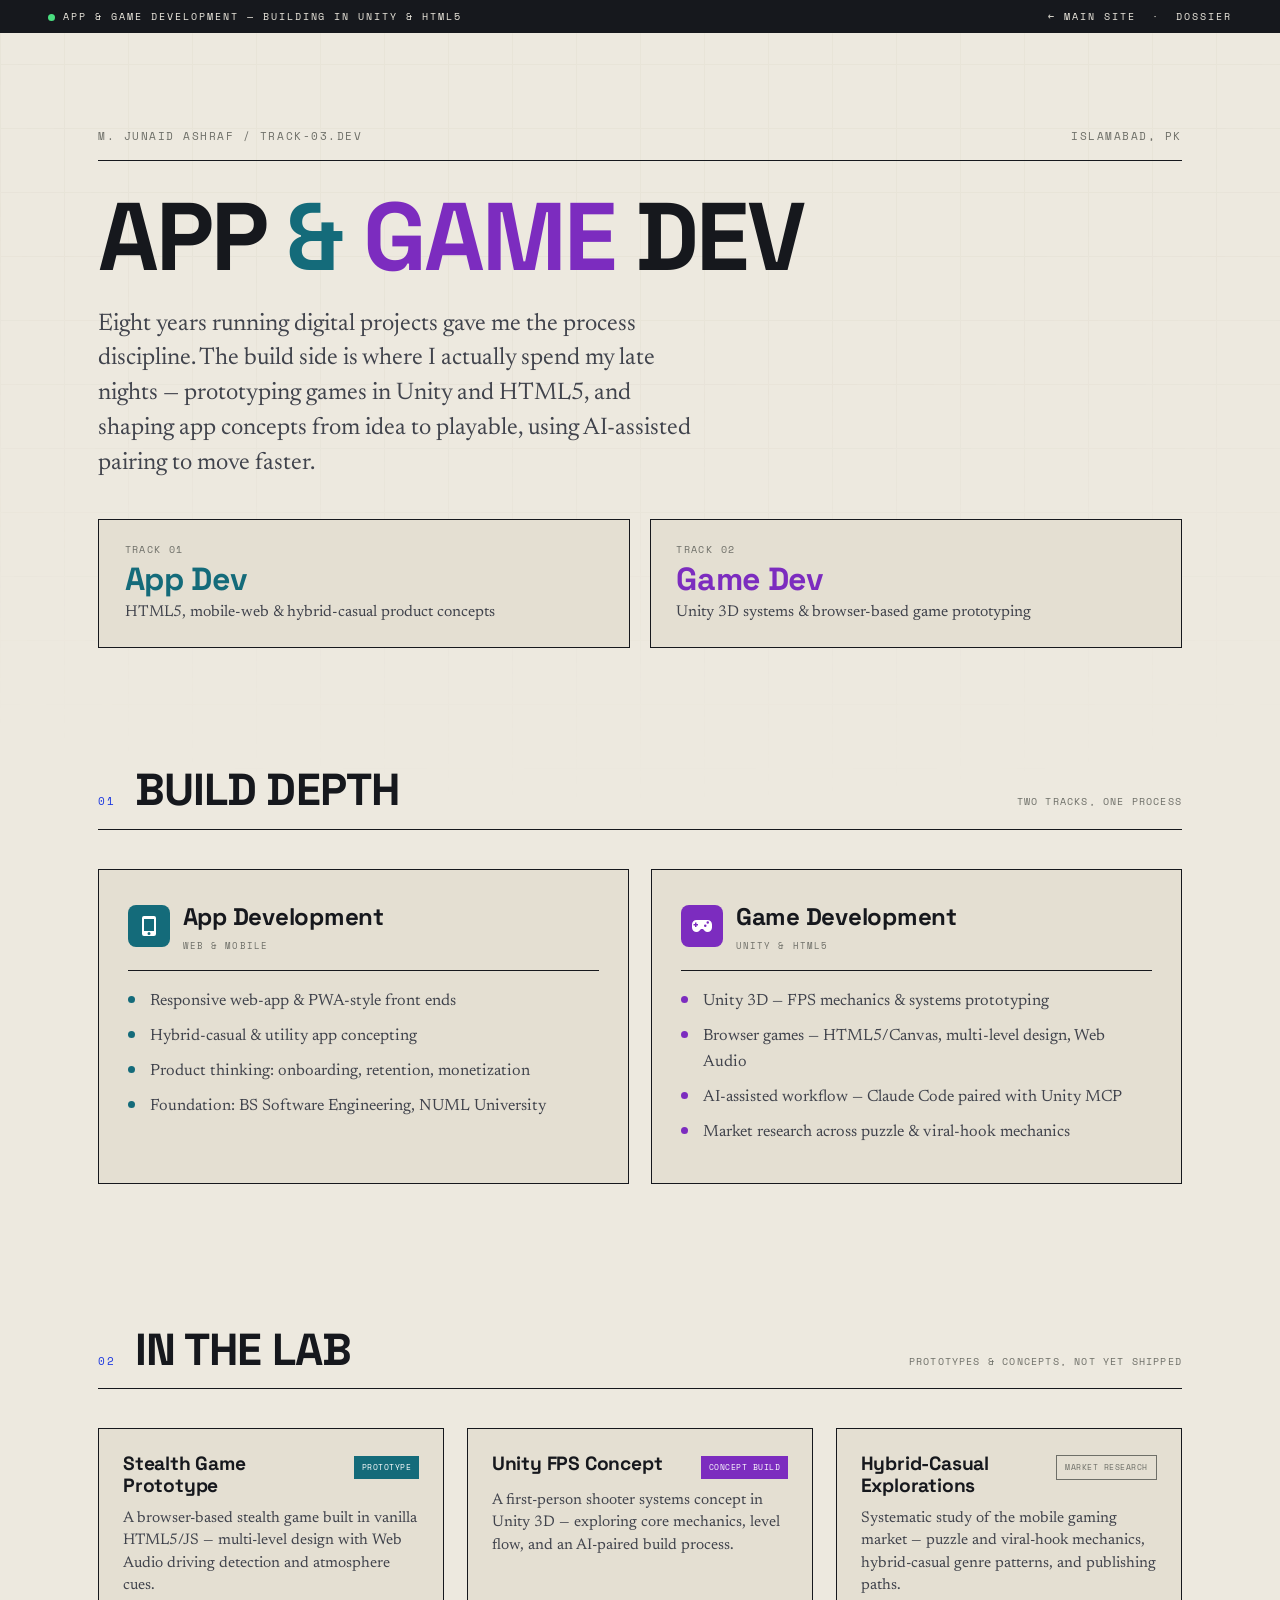
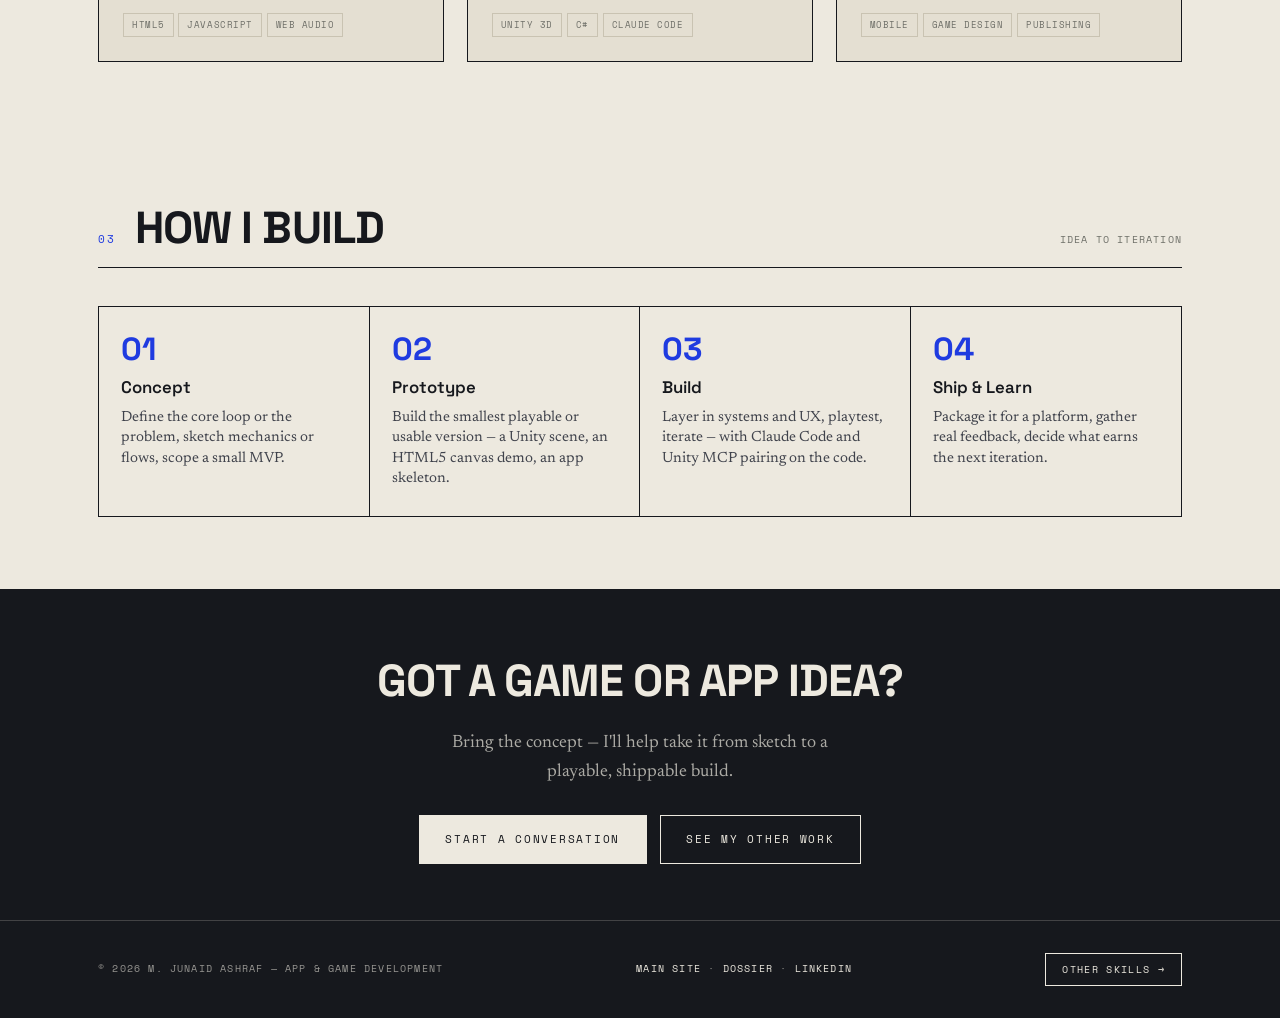
<file: app-game-development.html>
<!DOCTYPE html>
<html lang="en">
<head>
<meta charset="UTF-8"/>
<meta name="viewport" content="width=device-width, initial-scale=1.0"/>
<title>M. Junaid Ashraf — App &amp; Game Development</title>
<meta name="description" content="App &amp; game developer — Unity 3D and HTML5 game prototyping, hybrid-casual concept design, and AI-assisted build workflows, alongside 8+ years in digital project management."/>
<link rel="preconnect" href="https://fonts.googleapis.com"/>
<link rel="preconnect" href="https://fonts.gstatic.com" crossorigin/>
<link href="https://fonts.googleapis.com/css2?family=Space+Grotesk:wght@400;500;600;700&family=Newsreader:ital,opsz,wght@0,6..72,400;0,6..72,500;1,6..72,400&family=Space+Mono:wght@400;700&display=swap" rel="stylesheet"/>
<style>
:root{
  --paper:#EDE9DF;--paper-2:#E4DFD2;--ink:#16181D;--ink-soft:#40434C;--ink-mute:#6E6F68;
  --line:#C9C3B2;--signal:#1F3BE0;
  --app:#146B7A;   /* app dev teal */
  --game:#7C2CBF;  /* game dev violet */
  --disp:'Space Grotesk',sans-serif;--body:'Newsreader',Georgia,serif;--mono:'Space Mono',ui-monospace,monospace;
}
*,*::before,*::after{box-sizing:border-box;margin:0;padding:0;}
html{scroll-behavior:smooth;}
body{background:var(--paper);color:var(--ink);font-family:var(--body);font-size:18px;line-height:1.6;-webkit-font-smoothing:antialiased;overflow-x:hidden;}
@media (prefers-reduced-motion:reduce){html{scroll-behavior:auto;}*{animation:none!important;transition:none!important;}}
body::before{content:'';position:fixed;inset:0;z-index:0;pointer-events:none;
  background-image:linear-gradient(var(--line) 1px,transparent 1px),linear-gradient(90deg,var(--line) 1px,transparent 1px);
  background-size:64px 64px;opacity:.14;mask-image:radial-gradient(ellipse 120% 90% at 50% 0%,#000 40%,transparent 100%);}
.wrap{max-width:1180px;margin:0 auto;padding:0 clamp(1.25rem,4vw,3rem);position:relative;z-index:2;}

.statusbar{position:fixed;top:0;left:0;right:0;z-index:40;display:flex;justify-content:space-between;align-items:center;
  padding:.55rem clamp(1.25rem,4vw,3rem);background:var(--ink);color:var(--paper);
  font-family:var(--mono);font-size:.62rem;letter-spacing:.2em;text-transform:uppercase;}
.statusbar a{color:var(--paper);text-decoration:none;border-bottom:1px solid transparent;transition:border-color .2s;}
.statusbar a:hover{border-color:var(--paper);}
.statusbar .dot{display:inline-block;width:7px;height:7px;border-radius:50%;background:#4ADE80;margin-right:.5rem;vertical-align:middle;animation:blink 2.4s ease-in-out infinite;}
@keyframes blink{0%,100%{opacity:1}50%{opacity:.3}}

/* hero */
.hero{padding:8rem 0 3rem;}
.hero-file{display:flex;justify-content:space-between;border-bottom:1.5px solid var(--ink);padding-bottom:.9rem;margin-bottom:2rem;color:var(--ink-mute);font-family:var(--mono);font-size:.68rem;letter-spacing:.14em;text-transform:uppercase;flex-wrap:wrap;gap:.4rem;}
.hero h1{font-family:var(--disp);font-weight:700;font-size:clamp(2.6rem,8vw,6rem);line-height:.92;letter-spacing:-.03em;text-transform:uppercase;}
.hero h1 .apc{color:var(--app);}
.hero h1 .gmc{color:var(--game);}
.hero-lede{font-size:clamp(1.15rem,2.2vw,1.5rem);line-height:1.45;max-width:46ch;margin-top:1.6rem;color:var(--ink-soft);}
.platstat{display:grid;grid-template-columns:1fr 1fr;gap:1.2rem;margin-top:2.4rem;}
.ps{border:1.5px solid var(--ink);padding:1.4rem 1.6rem;background:var(--paper-2);}
.ps .pt{font-family:var(--mono);font-size:.62rem;letter-spacing:.14em;text-transform:uppercase;color:var(--ink-mute);}
.ps .pn{font-family:var(--disp);font-weight:700;font-size:2rem;line-height:1;margin:.3rem 0;letter-spacing:-.01em;}
.ps.app .pn{color:var(--app);} .ps.game .pn{color:var(--game);}
.ps .pd{font-size:.98rem;color:var(--ink-soft);}

/* section shell */
.section{padding:4.5rem 0;}
.sec-head{display:flex;align-items:baseline;gap:1.2rem;margin-bottom:2.4rem;border-bottom:1.5px solid var(--ink);padding-bottom:1rem;flex-wrap:wrap;}
.sec-code{font-family:var(--mono);font-size:.7rem;letter-spacing:.16em;color:var(--signal);}
.sec-title{font-family:var(--disp);font-weight:700;font-size:clamp(1.7rem,4.5vw,2.8rem);letter-spacing:-.02em;text-transform:uppercase;line-height:1;}
.sec-note{margin-left:auto;font-family:var(--mono);font-size:.62rem;letter-spacing:.12em;color:var(--ink-mute);text-transform:uppercase;}

/* capability split */
.split{display:grid;grid-template-columns:1fr 1fr;gap:1.4rem;}
.plat{border:1.5px solid var(--ink);padding:1.8rem;background:var(--paper-2);}
.plat-top{display:flex;align-items:center;gap:.8rem;border-bottom:1.5px solid var(--ink);padding-bottom:1rem;margin-bottom:1.1rem;}
.plat-logo{width:42px;height:42px;border-radius:8px;display:flex;align-items:center;justify-content:center;flex-shrink:0;}
.plat-logo svg{width:24px;height:24px;fill:#fff;}
.plat.app .plat-logo{background:var(--app);} .plat.game .plat-logo{background:var(--game);}
.plat h3{font-family:var(--disp);font-weight:700;font-size:1.5rem;letter-spacing:-.01em;}
.plat h3 small{display:block;font-family:var(--mono);font-size:.58rem;letter-spacing:.12em;text-transform:uppercase;color:var(--ink-mute);font-weight:400;margin-top:2px;}
.plat ul{list-style:none;}
.plat li{position:relative;padding-left:1.4rem;margin-bottom:.55rem;color:var(--ink-soft);font-size:1.02rem;}
.plat.app li::before{content:'';position:absolute;left:0;top:.5em;width:7px;height:7px;background:var(--app);border-radius:50%;}
.plat.game li::before{content:'';position:absolute;left:0;top:.5em;width:7px;height:7px;background:var(--game);border-radius:50%;}

/* lab / prototype cards (no fabricated shipped titles — honest work-in-progress grid) */
.lab-grid{display:grid;grid-template-columns:repeat(3,1fr);gap:1.4rem;}
.lab{background:var(--paper-2);border:1.5px solid var(--ink);display:flex;flex-direction:column;padding:1.5rem;transition:transform .28s,box-shadow .28s;}
.lab:hover{transform:translateY(-5px);box-shadow:8px 8px 0 var(--ink);}
.lab-top{display:flex;justify-content:space-between;align-items:baseline;gap:.8rem;margin-bottom:.7rem;}
.lab-name{font-family:var(--disp);font-weight:700;font-size:1.2rem;letter-spacing:-.01em;line-height:1.15;}
.lab-badge{font-family:var(--mono);font-size:.53rem;letter-spacing:.06em;text-transform:uppercase;padding:.28rem .5rem;white-space:nowrap;flex-shrink:0;}
.lab-badge.proto{background:var(--app);color:#fff;}
.lab-badge.concept{background:var(--game);color:#fff;}
.lab-badge.research{border:1px solid var(--ink-mute);color:var(--ink-mute);}
.lab-desc{font-size:.96rem;color:var(--ink-soft);line-height:1.45;flex:1;}
.lab-tags{display:flex;flex-wrap:wrap;gap:.3rem;margin-top:1rem;}
.lab-tags span{font-family:var(--mono);font-size:.55rem;letter-spacing:.06em;text-transform:uppercase;padding:.24rem .5rem;border:1px solid var(--line);color:var(--ink-mute);}

/* process */
.steps{display:grid;grid-template-columns:repeat(4,1fr);gap:0;border:1.5px solid var(--ink);}
.step{padding:1.6rem 1.4rem;border-right:1.5px solid var(--ink);}
.step:last-child{border-right:none;}
.step .sn{font-family:var(--disp);font-weight:700;font-size:2rem;color:var(--signal);line-height:1;}
.step h4{font-family:var(--disp);font-weight:600;font-size:1.05rem;margin:.6rem 0 .4rem;}
.step p{font-size:.92rem;color:var(--ink-soft);line-height:1.4;}

/* cta band */
.cta{background:var(--ink);color:var(--paper);padding:3.5rem 0;text-align:center;}
.cta h2{font-family:var(--disp);font-weight:700;font-size:clamp(1.8rem,4vw,2.8rem);letter-spacing:-.02em;text-transform:uppercase;}
.cta p{color:rgba(237,233,223,.7);margin:.8rem auto 1.8rem;max-width:44ch;}
.cta .btns{display:flex;gap:.8rem;justify-content:center;flex-wrap:wrap;}
.btn{font-family:var(--mono);font-size:.68rem;letter-spacing:.16em;text-transform:uppercase;padding:.9rem 1.6rem;text-decoration:none;display:inline-flex;align-items:center;gap:.5rem;border:1.5px solid var(--paper);transition:.2s;}
.btn-solid{background:var(--paper);color:var(--ink);}
.btn-solid:hover{background:#7C8BFF;border-color:#7C8BFF;color:#fff;}
.btn-ghost{color:var(--paper);}
.btn-ghost:hover{background:var(--paper);color:var(--ink);}

.foot{background:var(--ink);color:rgba(237,233,223,.6);border-top:1px solid rgba(237,233,223,.2);padding:2rem 0;font-family:var(--mono);font-size:.62rem;letter-spacing:.12em;text-transform:uppercase;}
.foot .fi{display:flex;justify-content:space-between;align-items:center;flex-wrap:wrap;gap:1rem;}
.foot a{color:var(--paper);text-decoration:none;}.foot a:hover{color:#7C8BFF;}
.foot-btn{display:inline-flex;align-items:center;gap:.4rem;border:1.5px solid var(--paper);padding:.5rem 1rem;font-family:var(--mono);font-size:.6rem;letter-spacing:.14em;text-transform:uppercase;color:var(--paper)!important;text-decoration:none;transition:.2s;}
.foot-btn:hover{background:var(--paper);color:var(--ink)!important;}

.rv{opacity:0;transform:translateY(24px);transition:opacity .7s cubic-bezier(.19,1,.22,1),transform .7s cubic-bezier(.19,1,.22,1);}
.rv.in{opacity:1;transform:none;}

@media (max-width:820px){
  body{font-size:16px;}
  .platstat,.split{grid-template-columns:1fr;}
  .lab-grid{grid-template-columns:1fr 1fr;}
  .steps{grid-template-columns:1fr 1fr;}
  .step:nth-child(2){border-right:none;}
  .step:nth-child(1),.step:nth-child(2){border-bottom:1.5px solid var(--ink);}
  .sec-note{display:none;}
  .lab:hover{transform:none;box-shadow:5px 5px 0 var(--ink);}
}
@media (max-width:520px){
  .lab-grid{grid-template-columns:1fr;}
  .steps{grid-template-columns:1fr;}
  .step{border-right:none;border-bottom:1.5px solid var(--ink);}
  .step:last-child{border-bottom:none;}
}
</style>
</head>
<body>

<div class="statusbar">
  <div><span class="dot"></span>App &amp; Game Development — building in Unity &amp; HTML5</div>
  <div><a href="index.html">← Main site</a> &nbsp;·&nbsp; <a href="studio.html">Dossier</a></div>
</div>

<header class="hero">
  <div class="wrap">
    <div class="hero-file">
      <span>M. Junaid Ashraf / track-03.dev</span>
      <span>Islamabad, PK</span>
    </div>
    <h1>App <span class="apc">&amp;</span> <span class="gmc">Game</span> Dev</h1>
    <p class="hero-lede">Eight years running digital projects gave me the process discipline. The build side is where I actually spend my late nights — prototyping games in Unity and HTML5, and shaping app concepts from idea to playable, using AI-assisted pairing to move faster.</p>
    <div class="platstat">
      <div class="ps app">
        <div class="pt">Track 01</div>
        <div class="pn">App Dev</div>
        <div class="pd">HTML5, mobile-web &amp; hybrid-casual product concepts</div>
      </div>
      <div class="ps game">
        <div class="pt">Track 02</div>
        <div class="pn">Game Dev</div>
        <div class="pd">Unity 3D systems &amp; browser-based game prototyping</div>
      </div>
    </div>
  </div>
</header>

<main>

  <section class="section" id="depth">
    <div class="wrap">
      <div class="sec-head rv">
        <span class="sec-code">01</span>
        <h2 class="sec-title">Build Depth</h2>
        <span class="sec-note">Two tracks, one process</span>
      </div>
      <div class="split">
        <div class="plat app rv">
          <div class="plat-top">
            <div class="plat-logo">
              <svg viewBox="0 0 24 24"><path d="M17 2H7a2 2 0 0 0-2 2v16a2 2 0 0 0 2 2h10a2 2 0 0 0 2-2V4a2 2 0 0 0-2-2zm-5 19a1.5 1.5 0 1 1 0-3 1.5 1.5 0 0 1 0 3zM17 17H7V5h10z"/></svg>
            </div>
            <h3>App Development<small>Web &amp; Mobile</small></h3>
          </div>
          <ul>
            <li>Responsive web-app &amp; PWA-style front ends</li>
            <li>Hybrid-casual &amp; utility app concepting</li>
            <li>Product thinking: onboarding, retention, monetization</li>
            <li>Foundation: BS Software Engineering, NUML University</li>
          </ul>
        </div>
        <div class="plat game rv">
          <div class="plat-top">
            <div class="plat-logo">
              <svg viewBox="0 0 24 24"><path d="M17.5 6h-11A4.5 4.5 0 0 0 2 10.5v3A4.5 4.5 0 0 0 6.5 18c1.1 0 2.13-.44 2.9-1.2L11 15h2l1.6 1.8c.77.76 1.8 1.2 2.9 1.2A4.5 4.5 0 0 0 22 13.5v-3A4.5 4.5 0 0 0 17.5 6zM8 10v1.5H6.5V13H5v-1.5H3.5V10H5V8.5h1.5V10zm7.25 3a1.25 1.25 0 1 1 0-2.5 1.25 1.25 0 0 1 0 2.5zm2.5-3.25a1.25 1.25 0 1 1 0-2.5 1.25 1.25 0 0 1 0 2.5z"/></svg>
            </div>
            <h3>Game Development<small>Unity &amp; HTML5</small></h3>
          </div>
          <ul>
            <li>Unity 3D — FPS mechanics &amp; systems prototyping</li>
            <li>Browser games — HTML5/Canvas, multi-level design, Web Audio</li>
            <li>AI-assisted workflow — Claude Code paired with Unity MCP</li>
            <li>Market research across puzzle &amp; viral-hook mechanics</li>
          </ul>
        </div>
      </div>
    </div>
  </section>

  <section class="section" id="lab">
    <div class="wrap">
      <div class="sec-head rv">
        <span class="sec-code">02</span>
        <h2 class="sec-title">In the Lab</h2>
        <span class="sec-note">Prototypes &amp; concepts, not yet shipped</span>
      </div>
      <div class="lab-grid">
        <div class="lab rv">
          <div class="lab-top">
            <span class="lab-name">Stealth Game Prototype</span>
            <span class="lab-badge proto">Prototype</span>
          </div>
          <p class="lab-desc">A browser-based stealth game built in vanilla HTML5/JS — multi-level design with Web Audio driving detection and atmosphere cues.</p>
          <div class="lab-tags"><span>HTML5</span><span>JavaScript</span><span>Web Audio</span></div>
        </div>
        <div class="lab rv">
          <div class="lab-top">
            <span class="lab-name">Unity FPS Concept</span>
            <span class="lab-badge concept">Concept build</span>
          </div>
          <p class="lab-desc">A first-person shooter systems concept in Unity 3D — exploring core mechanics, level flow, and an AI-paired build process.</p>
          <div class="lab-tags"><span>Unity 3D</span><span>C#</span><span>Claude Code</span></div>
        </div>
        <div class="lab rv">
          <div class="lab-top">
            <span class="lab-name">Hybrid-Casual Explorations</span>
            <span class="lab-badge research">Market research</span>
          </div>
          <p class="lab-desc">Systematic study of the mobile gaming market — puzzle and viral-hook mechanics, hybrid-casual genre patterns, and publishing paths.</p>
          <div class="lab-tags"><span>Mobile</span><span>Game Design</span><span>Publishing</span></div>
        </div>
      </div>
    </div>
  </section>

  <section class="section" id="process">
    <div class="wrap">
      <div class="sec-head rv">
        <span class="sec-code">03</span>
        <h2 class="sec-title">How I Build</h2>
        <span class="sec-note">Idea to iteration</span>
      </div>
      <div class="steps rv">
        <div class="step">
          <div class="sn">01</div>
          <h4>Concept</h4>
          <p>Define the core loop or the problem, sketch mechanics or flows, scope a small MVP.</p>
        </div>
        <div class="step">
          <div class="sn">02</div>
          <h4>Prototype</h4>
          <p>Build the smallest playable or usable version — a Unity scene, an HTML5 canvas demo, an app skeleton.</p>
        </div>
        <div class="step">
          <div class="sn">03</div>
          <h4>Build</h4>
          <p>Layer in systems and UX, playtest, iterate — with Claude Code and Unity MCP pairing on the code.</p>
        </div>
        <div class="step">
          <div class="sn">04</div>
          <h4>Ship &amp; Learn</h4>
          <p>Package it for a platform, gather real feedback, decide what earns the next iteration.</p>
        </div>
      </div>
    </div>
  </section>

</main>

<div class="cta">
  <div class="wrap">
    <h2>Got a game or app idea?</h2>
    <p>Bring the concept — I'll help take it from sketch to a playable, shippable build.</p>
    <div class="btns">
      <a class="btn btn-solid" href="mailto:hello@techystorm.com">Start a conversation</a>
      <a class="btn btn-ghost" href="index.html#portfolio">See my other work</a>
    </div>
  </div>
</div>

<footer class="foot">
  <div class="wrap fi">
    <span>© 2026 M. Junaid Ashraf — App &amp; Game Development</span>
    <span><a href="index.html">Main site</a> · <a href="studio.html">Dossier</a> · <a href="https://linkedin.com/in/marketingjunaid" target="_blank" rel="noopener">LinkedIn</a></span>
    <a class="foot-btn" href="services.html">Other skills →</a>
  </div>
</footer>

<script>
(function(){
  var io=new IntersectionObserver(function(es){es.forEach(function(e){if(e.isIntersecting){e.target.classList.add('in');io.unobserve(e.target);}});},{threshold:.12,rootMargin:'0px 0px -40px 0px'});
  document.querySelectorAll('.rv').forEach(function(el){io.observe(el);});
})();
</script>

</body>
</html>
</file>
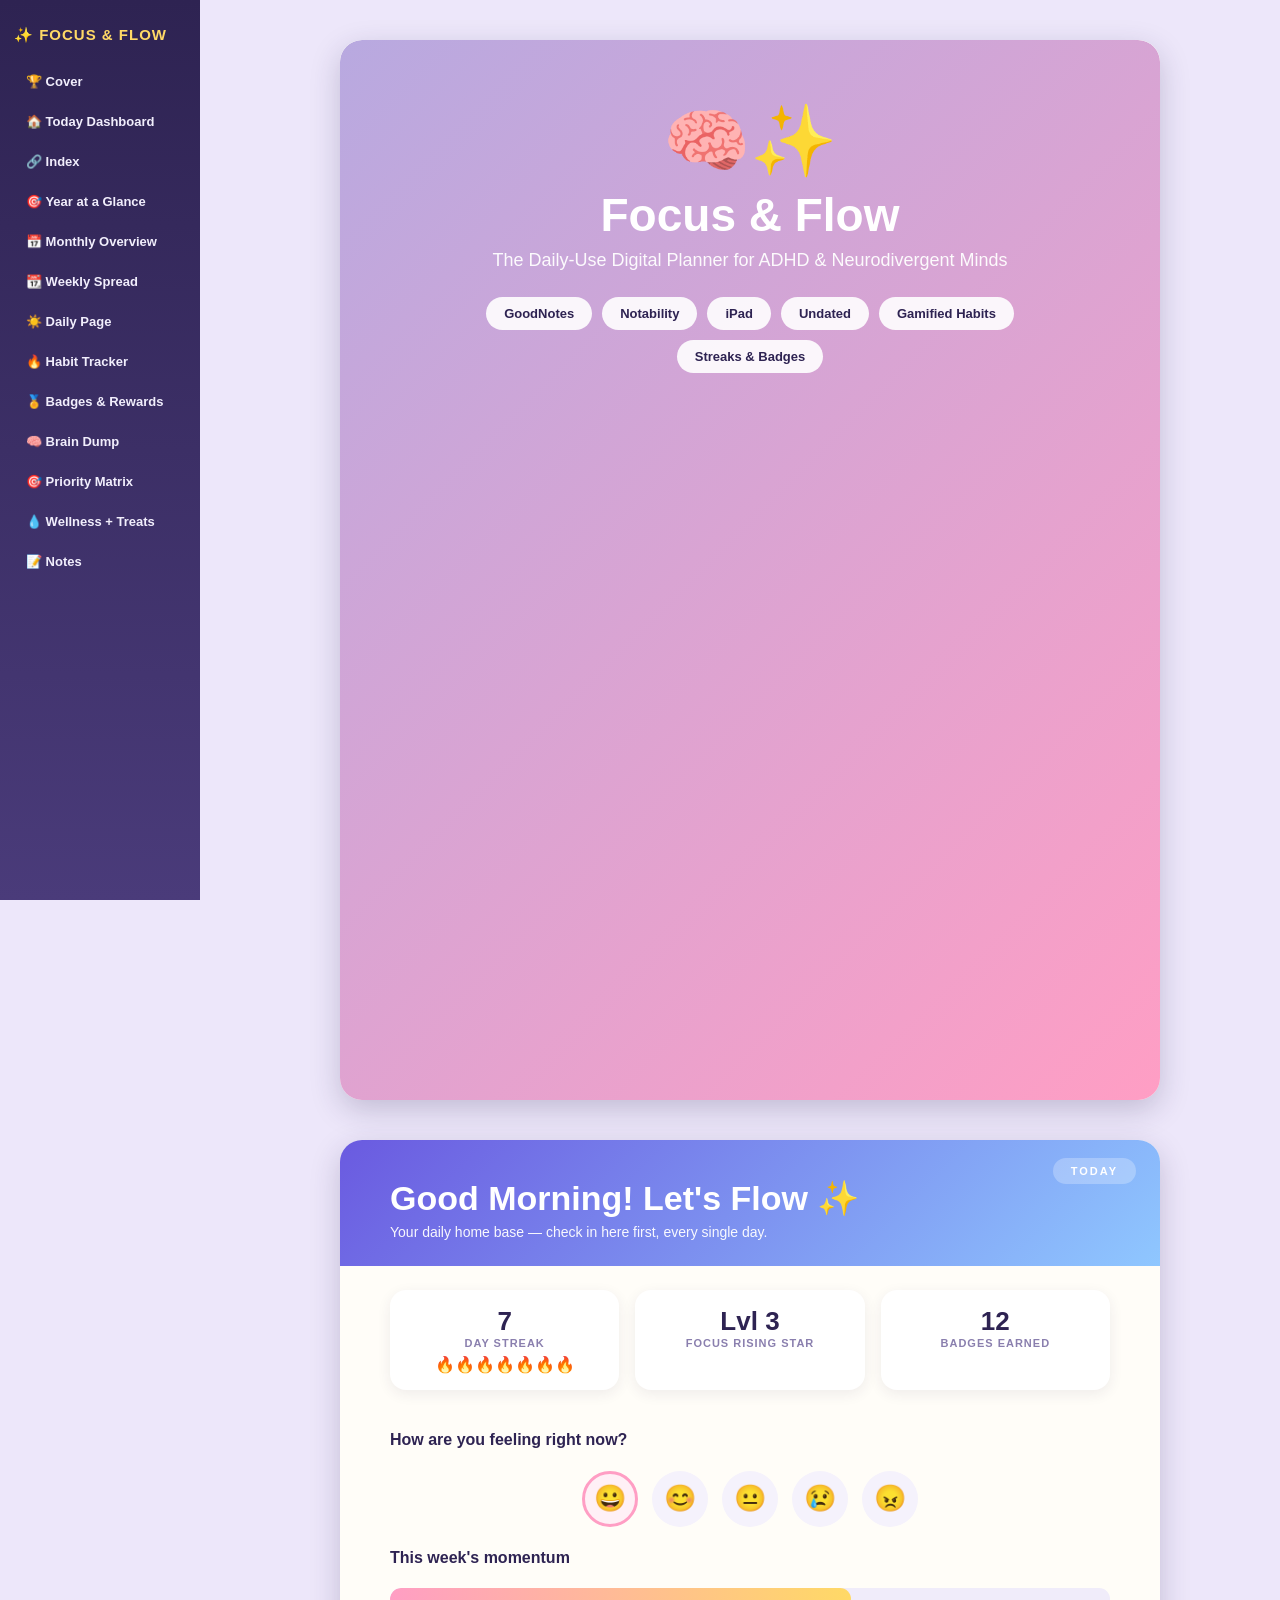
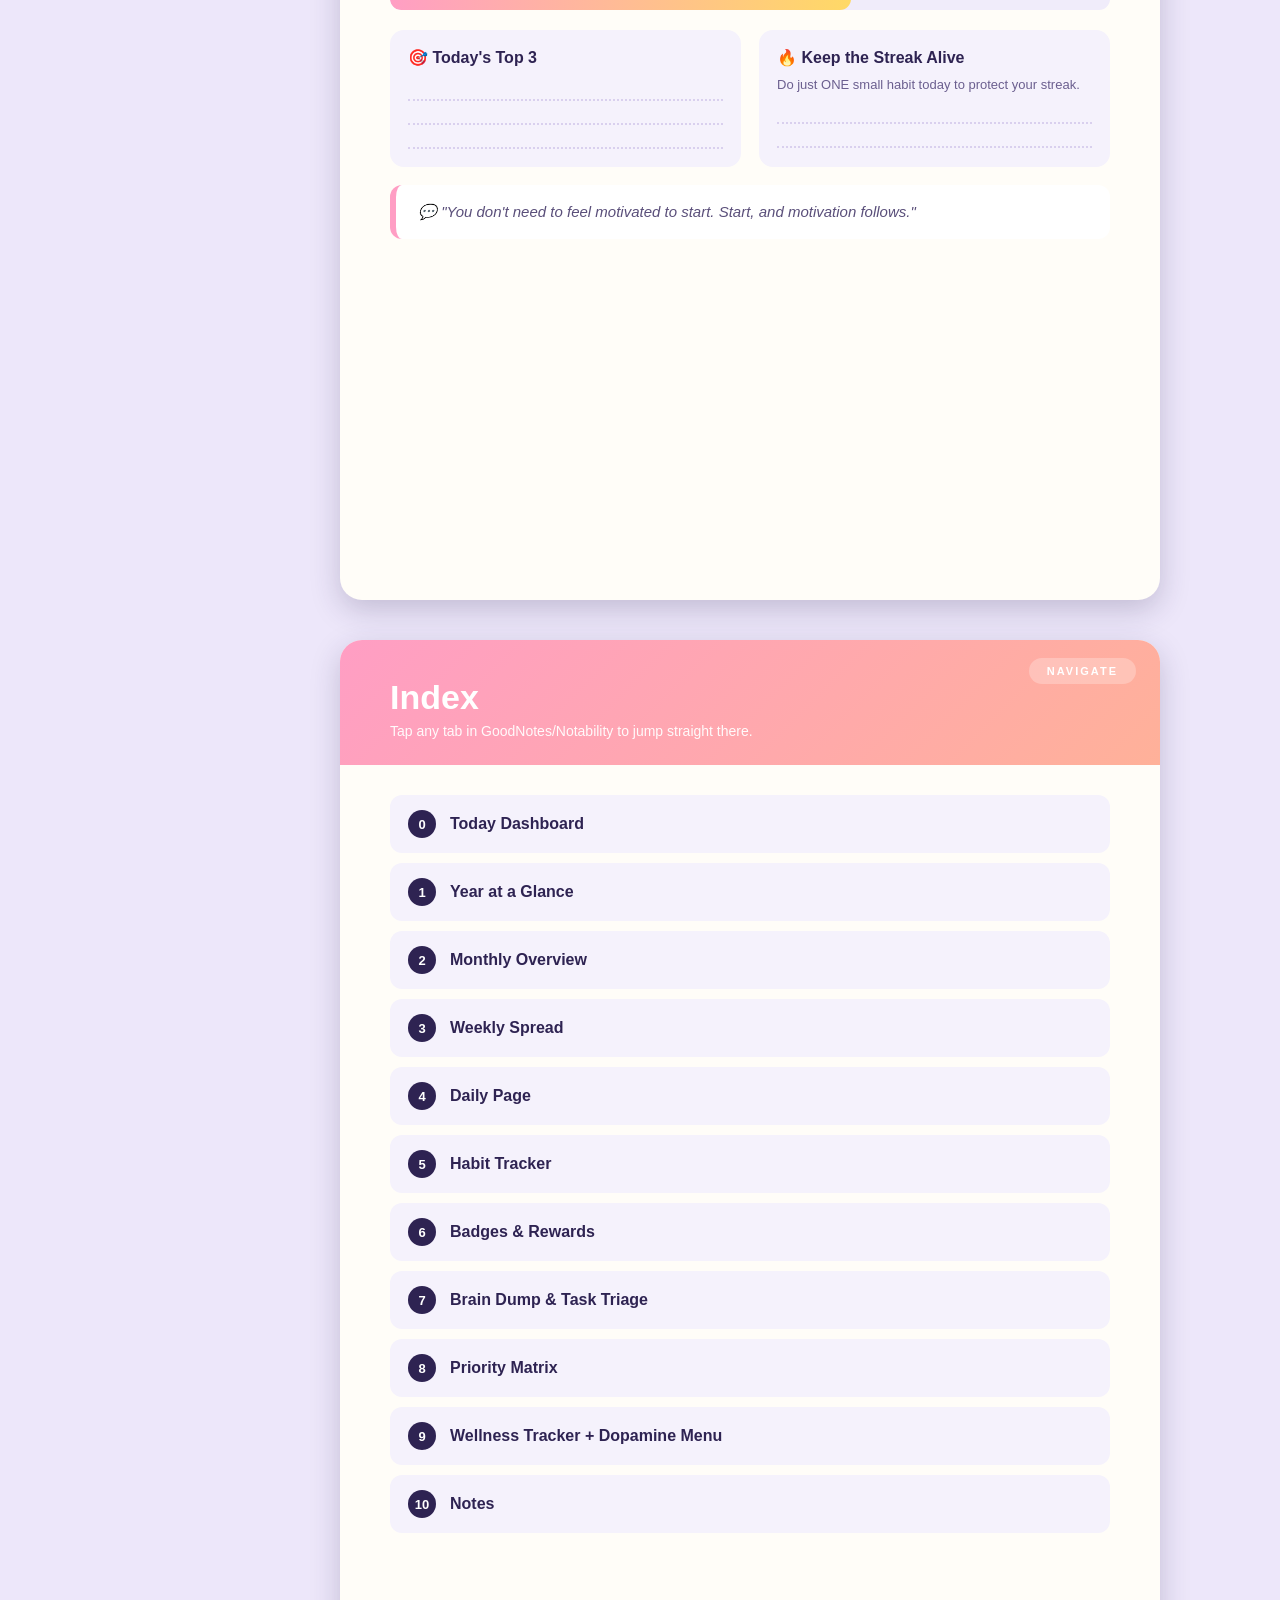
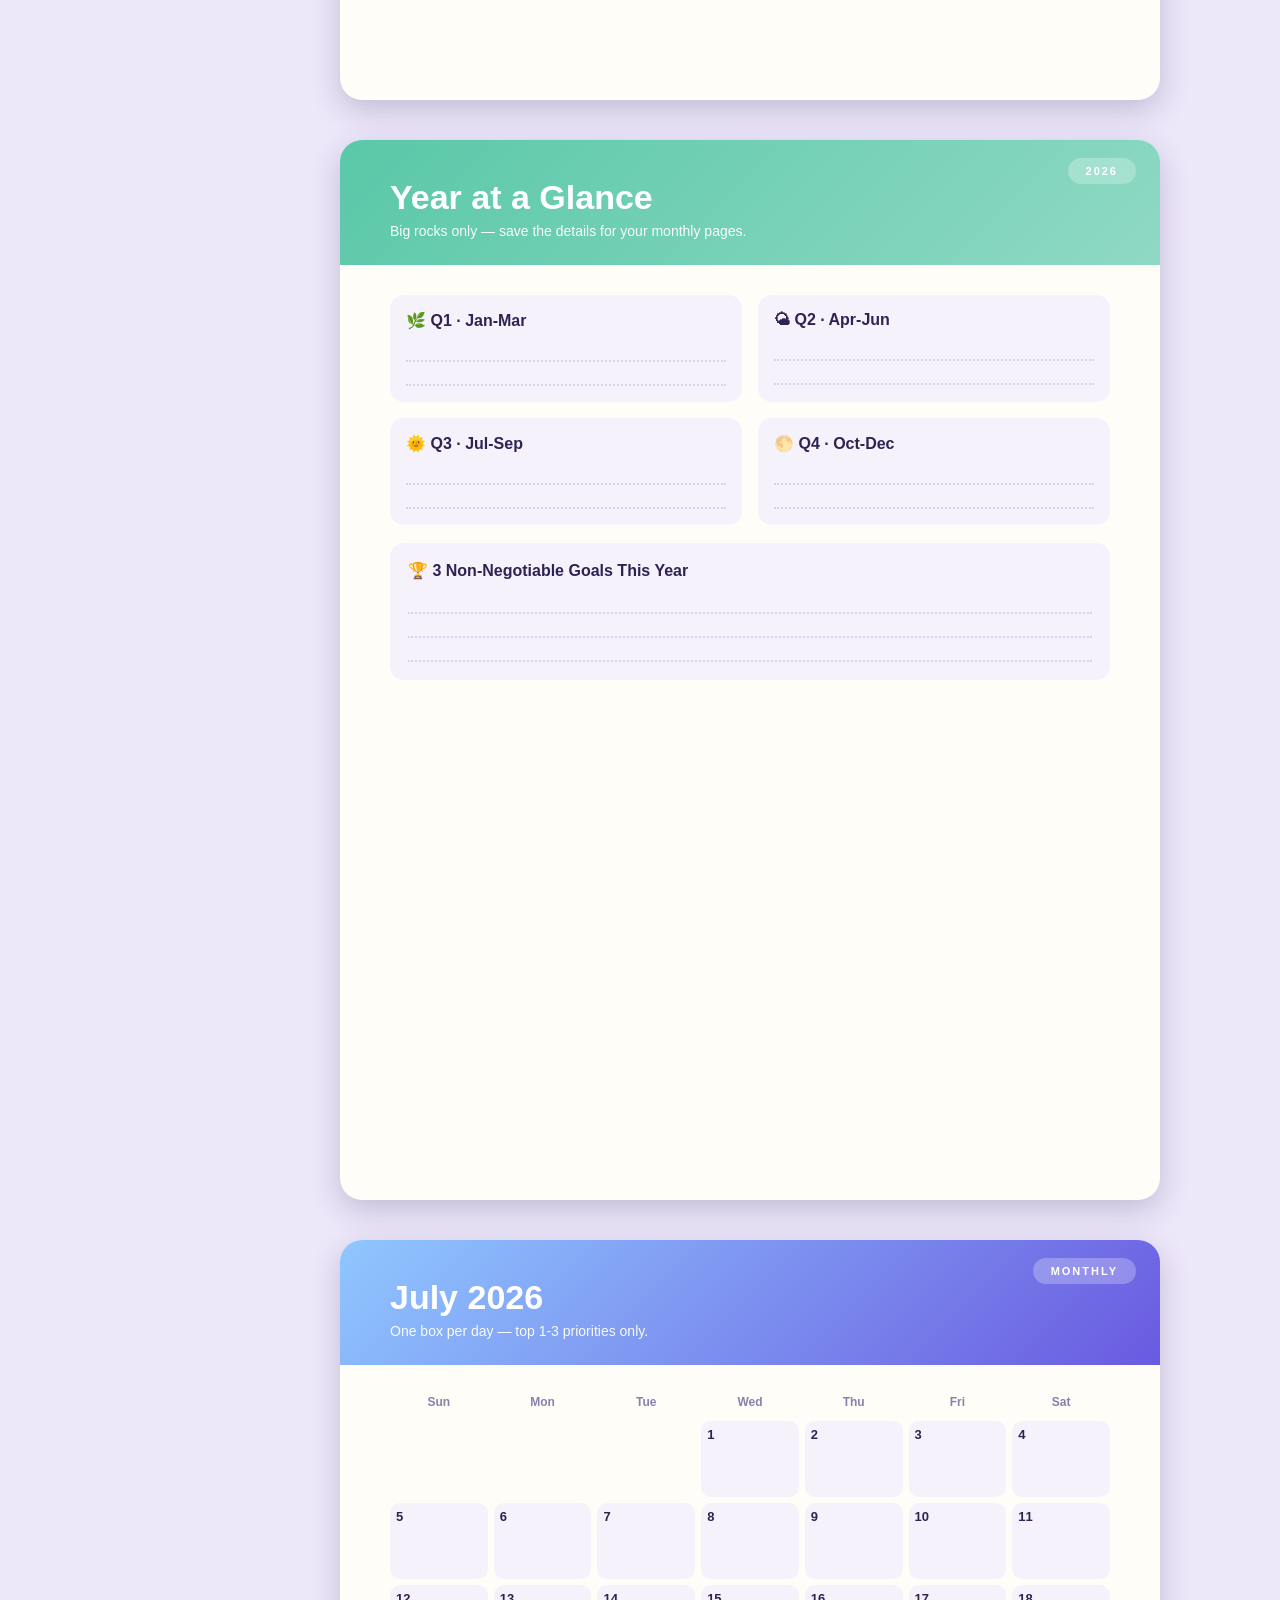
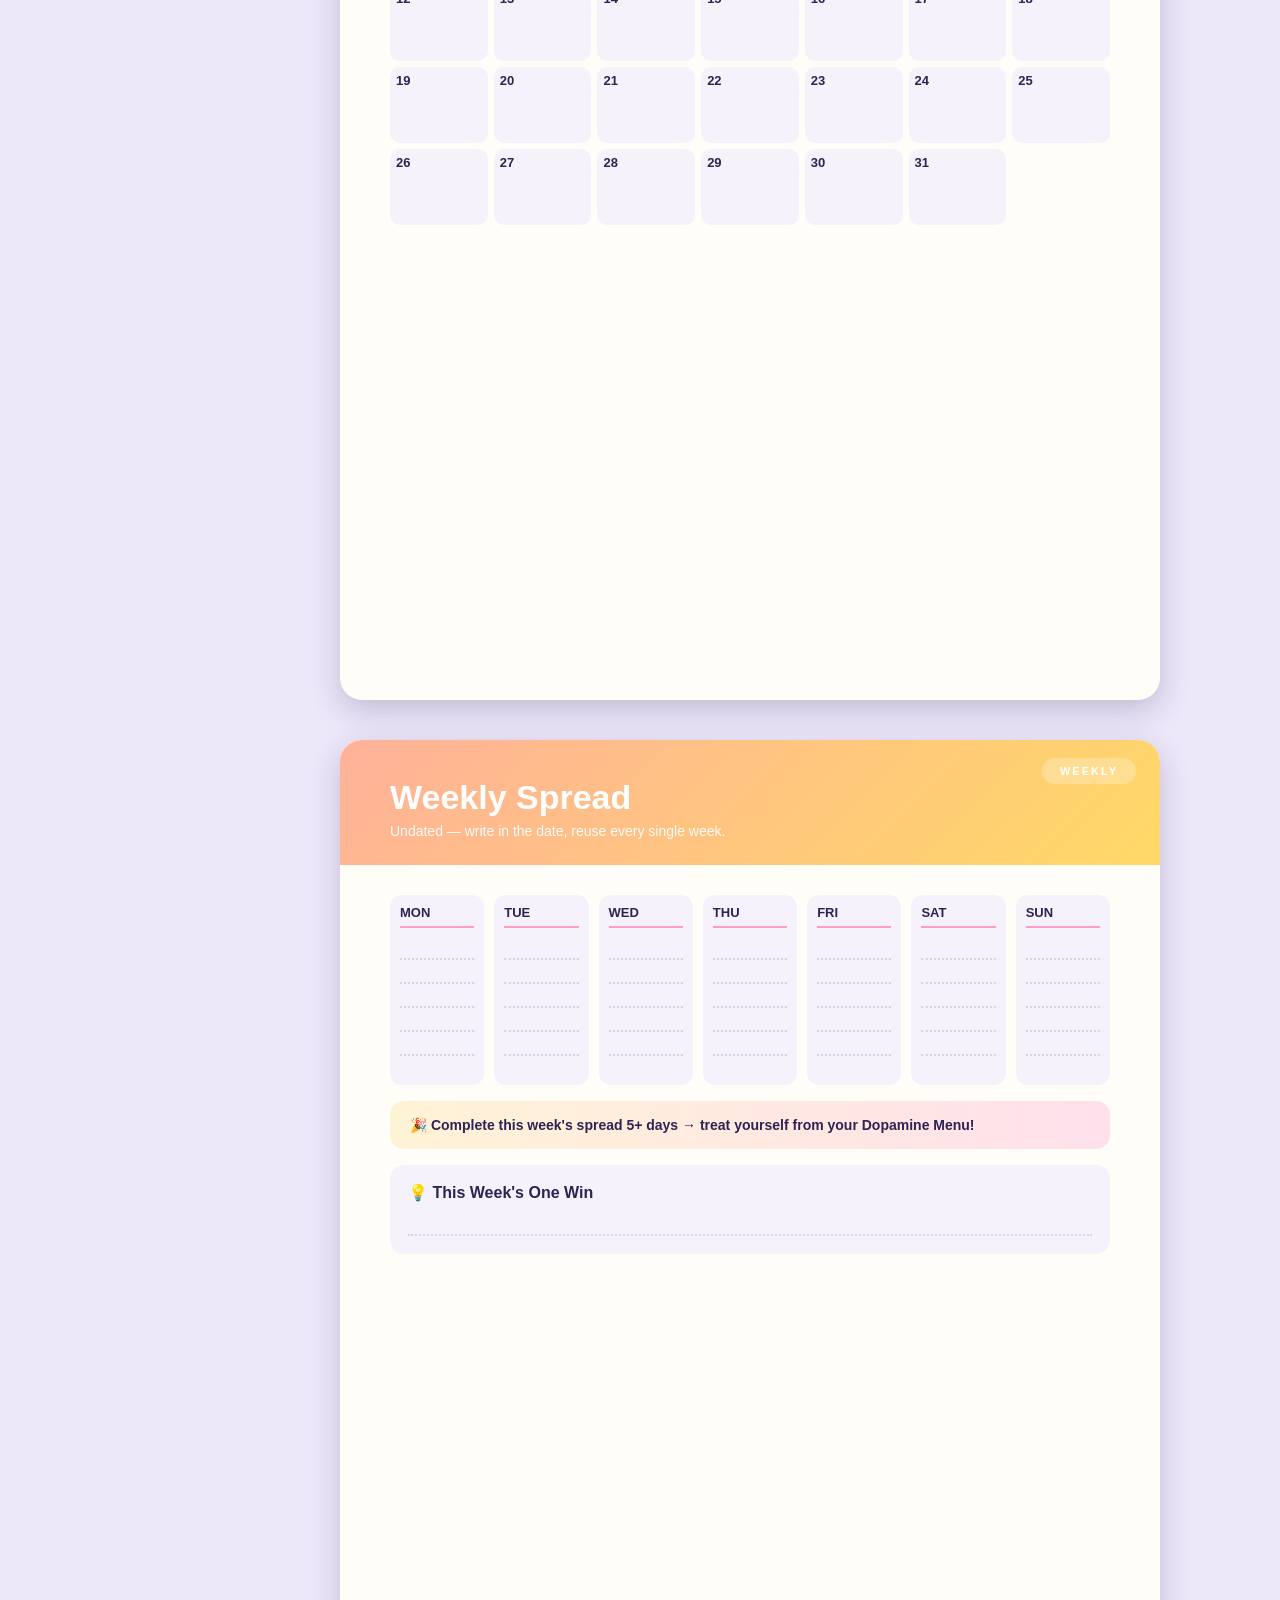
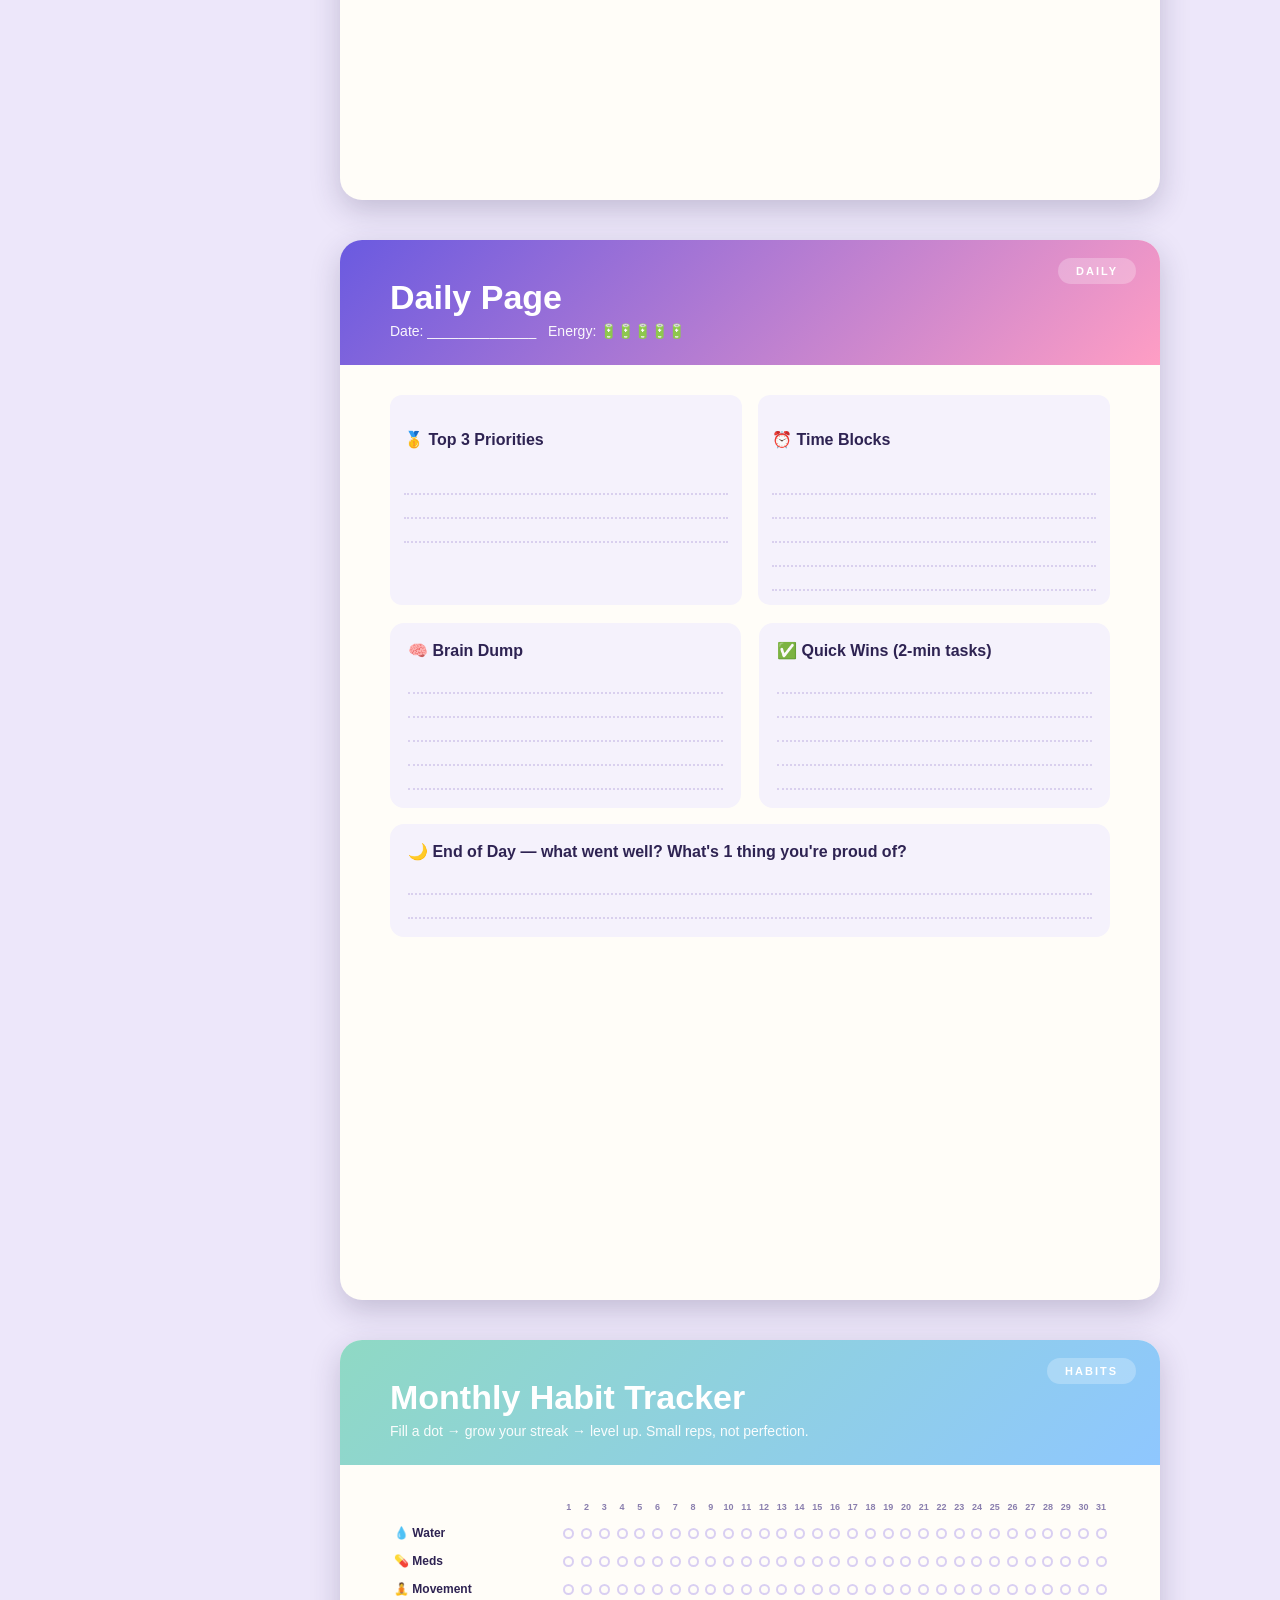
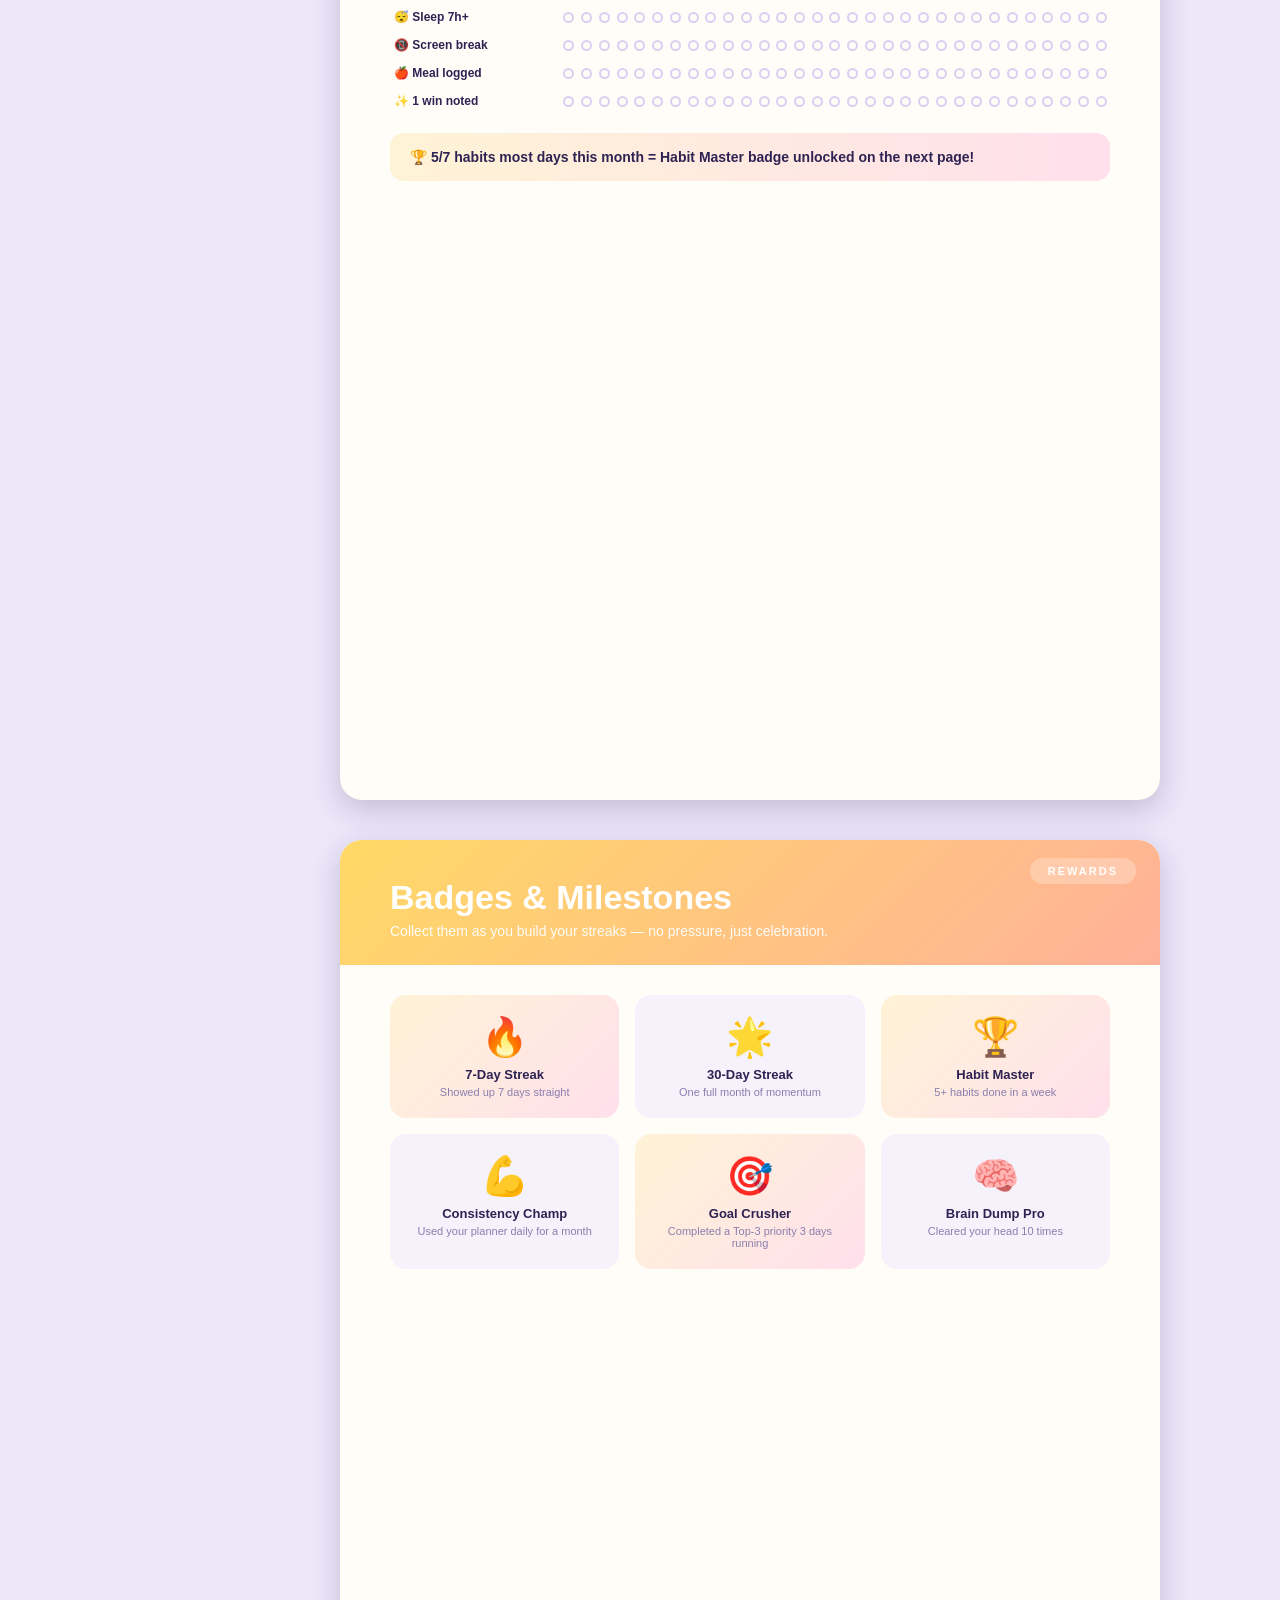
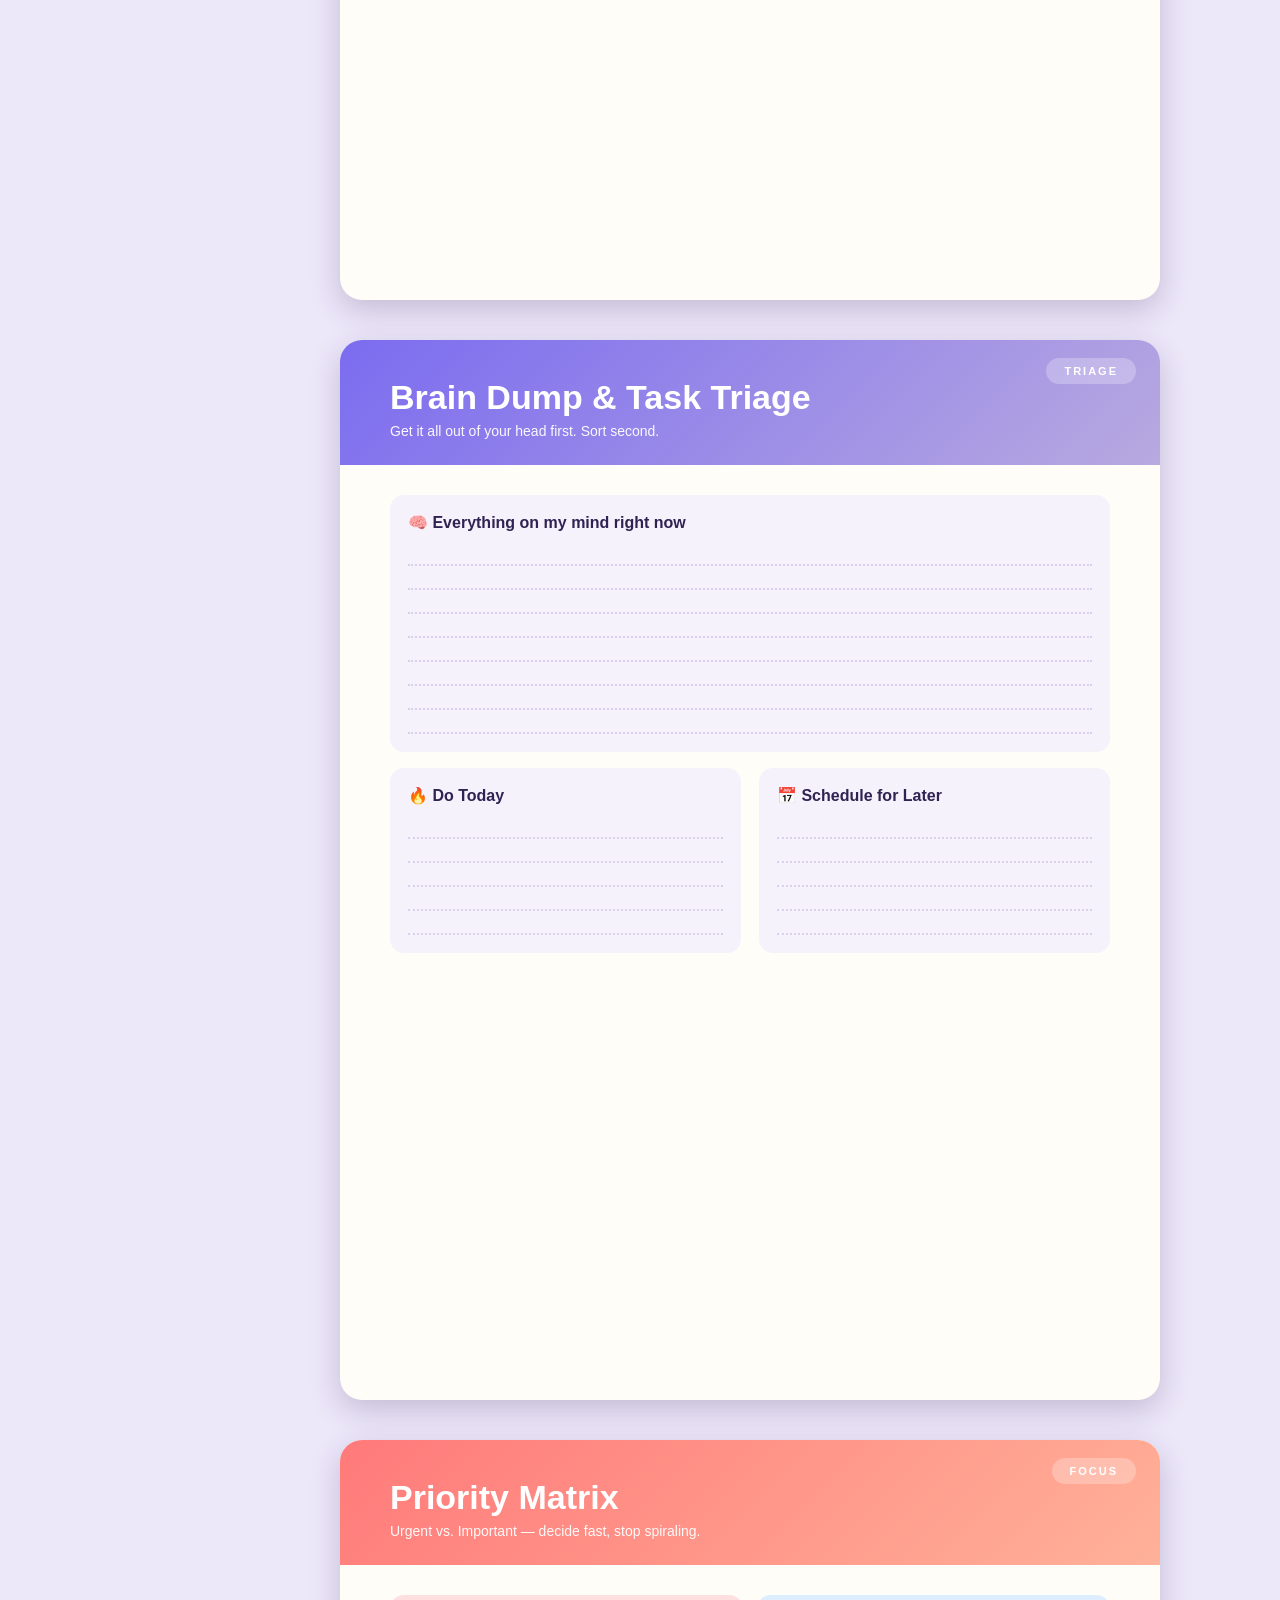
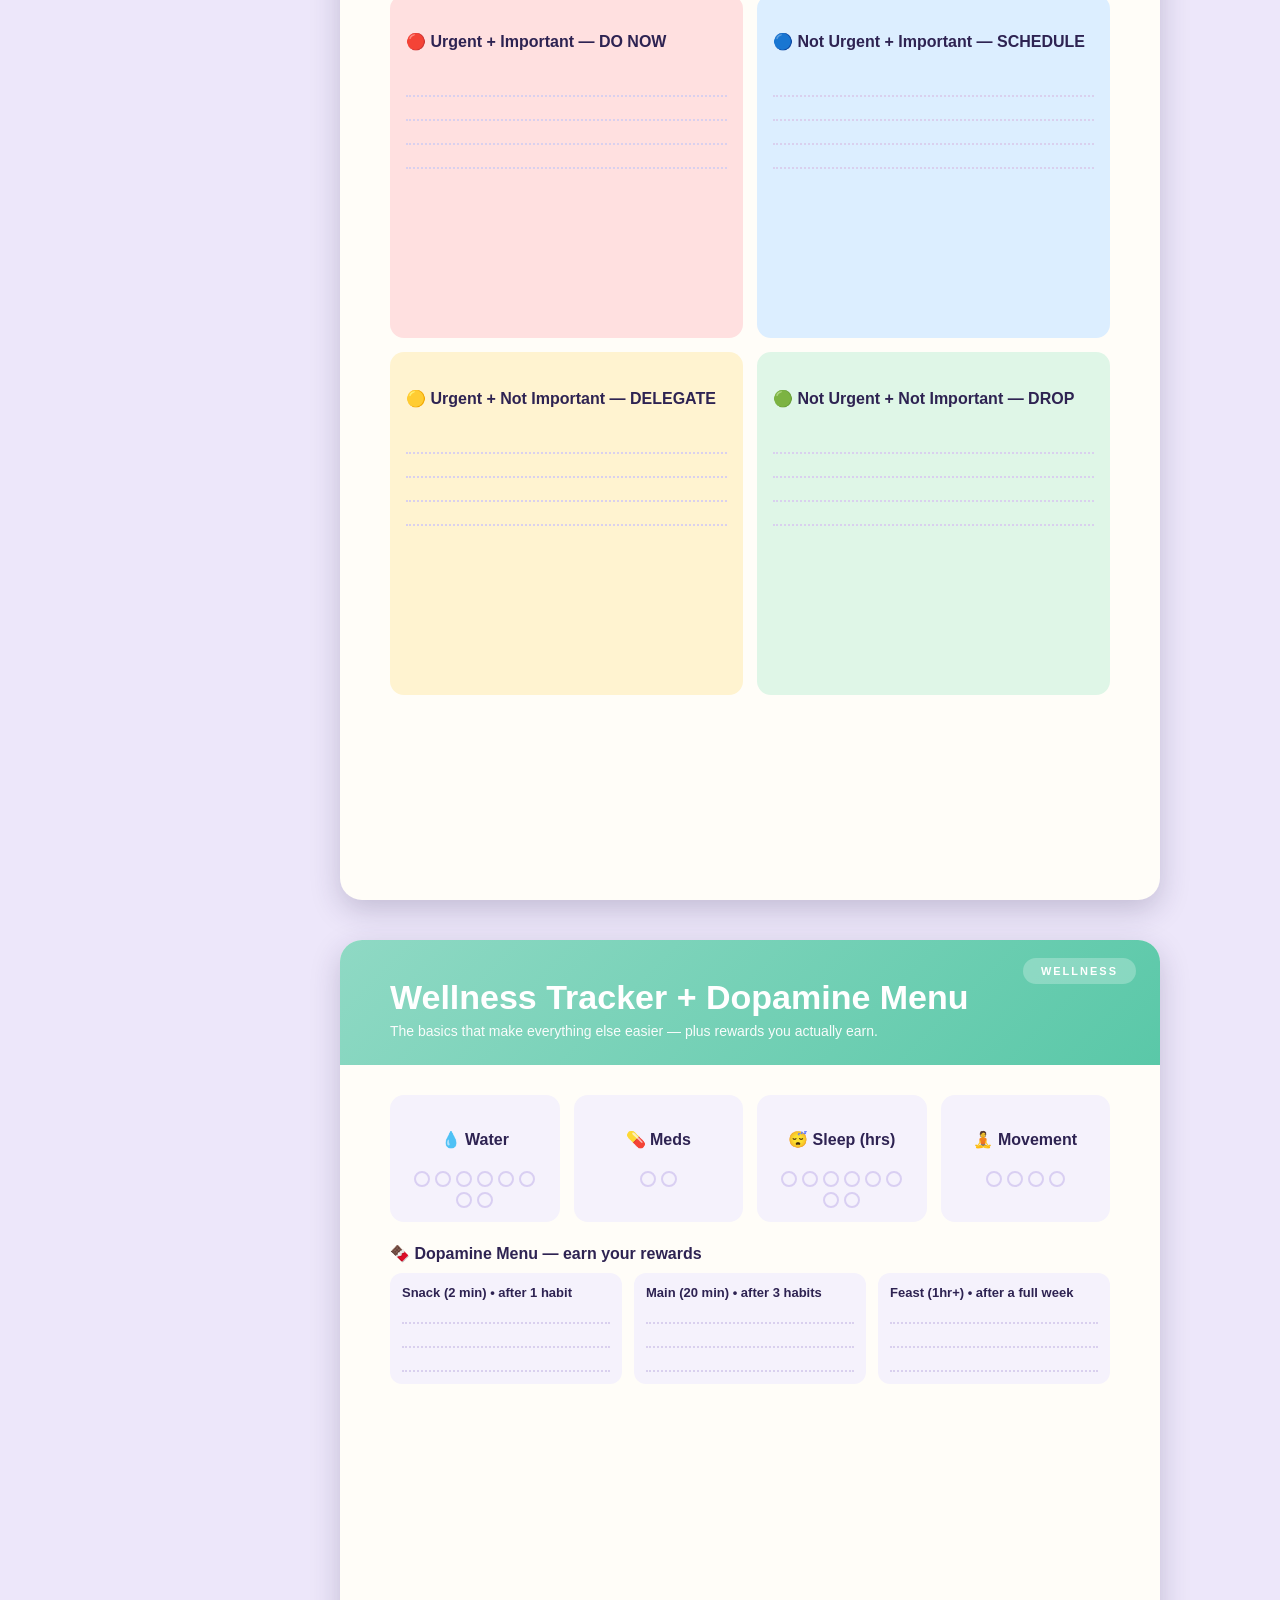
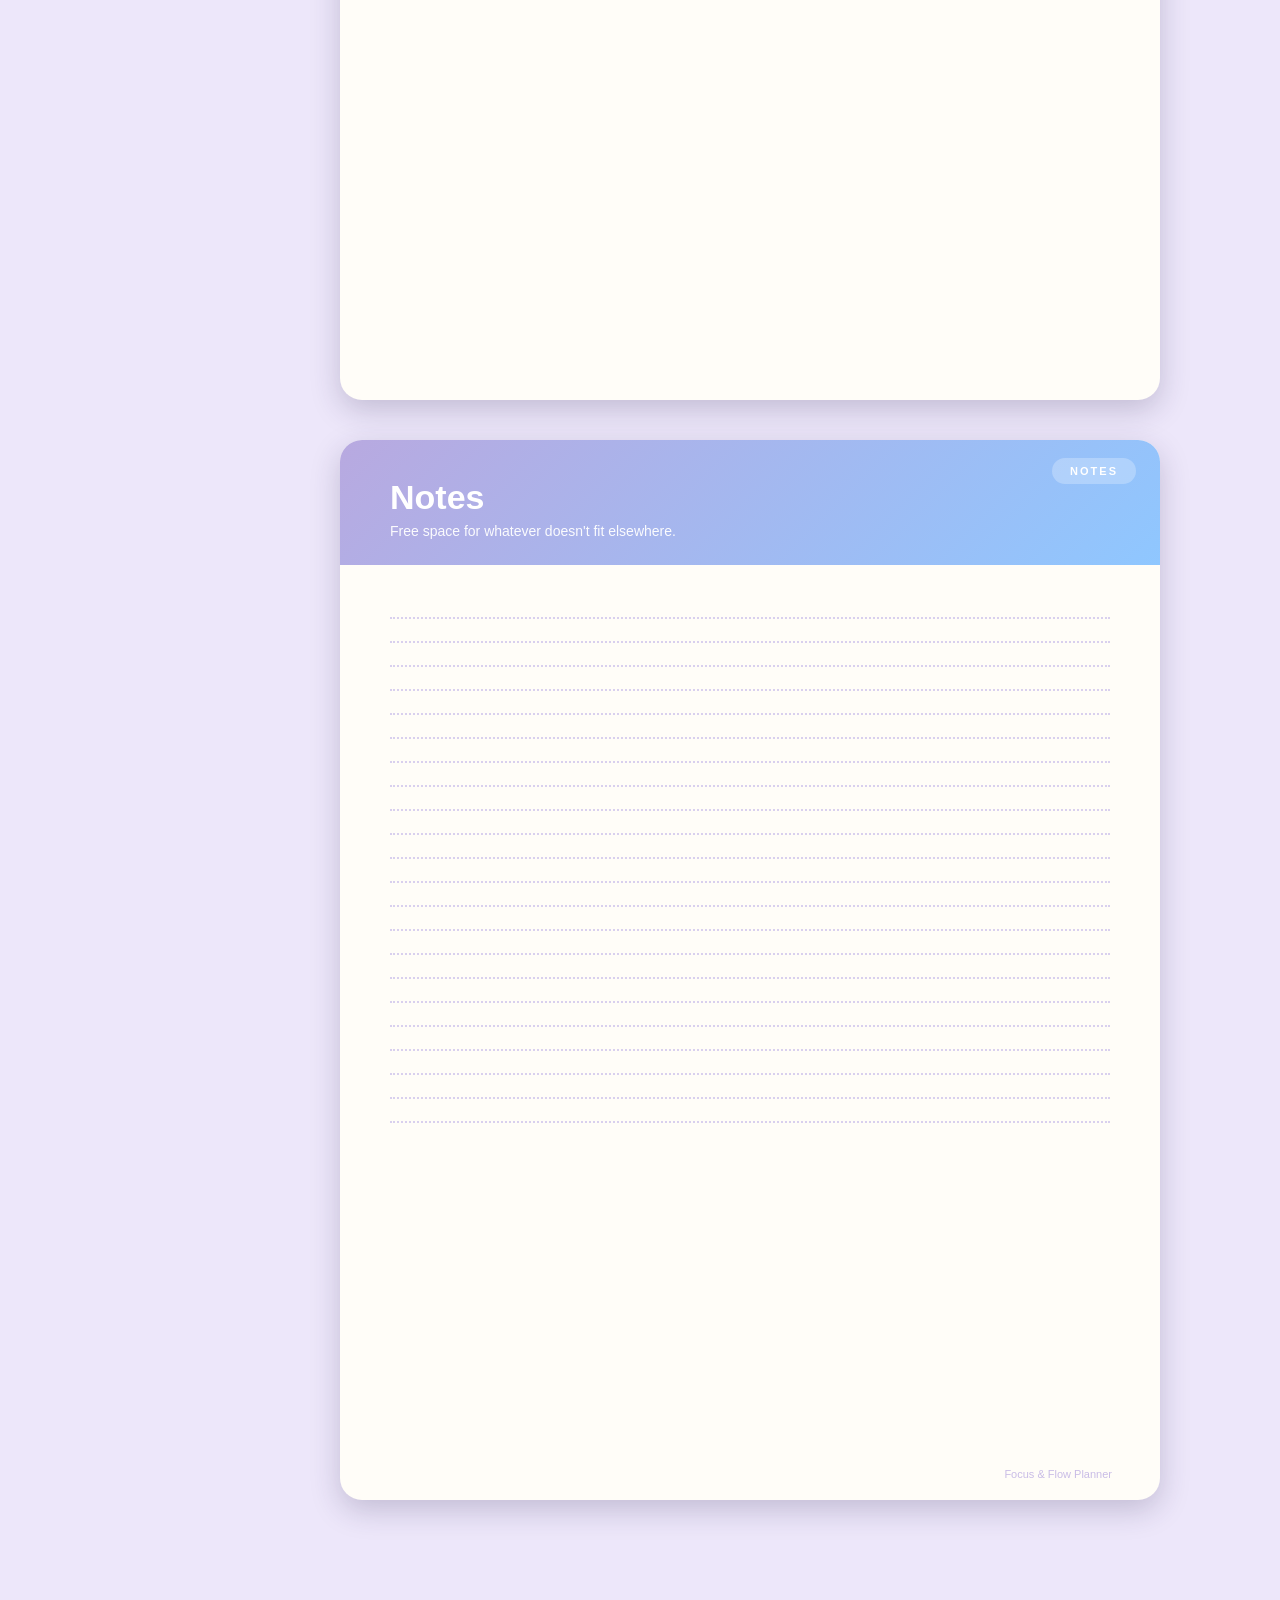
<file: focus-flow-planner.html>
<!DOCTYPE html><html><head><meta charset="utf-8"><title>Focus & Flow — ADHD Digital Planner (Gamified Edition)</title><style>
:root{--lav:#B8A9E0;--mint:#8FD9C4;--peach:#FFB199;--yellow:#FFD966;--pink:#FF9EC4;--ink:#2E2352;--paper:#FFFDF8;--line:#e6dff2;--sky:#8FC7FF;}
*{box-sizing:border-box;}
body{margin:0;font-family:'Segoe UI',Helvetica,Arial,sans-serif;background:#EDE7FA;color:var(--ink);}
.sidebar{position:fixed;top:0;left:0;width:200px;height:100vh;background:linear-gradient(180deg,#2E2352,#4A3B7A);color:#fff;padding:26px 14px;overflow-y:auto;z-index:10;}
.sidebar h2{font-size:15px;margin:0 0 20px;color:var(--yellow);letter-spacing:1px;}
.sidebar a{display:flex;align-items:center;gap:8px;color:#f1eefc;text-decoration:none;padding:10px 12px;margin-bottom:5px;border-radius:10px;font-size:13px;font-weight:600;transition:background .15s, transform .15s;}
.sidebar a:hover{background:rgba(255,255,255,.15);transform:translateX(3px);}
.content{margin-left:220px;padding:40px 0 100px;display:flex;flex-direction:column;align-items:center;gap:40px;}
.page{width:820px;min-height:1060px;background:var(--paper);box-shadow:0 10px 30px rgba(46,35,82,.22);border-radius:22px;padding:0;position:relative;overflow:hidden;}
.hero{padding:38px 50px 26px;color:#fff;position:relative;overflow:hidden;}
.hero h1{font-size:34px;margin:0 0 6px;font-weight:800;}
.hero p{margin:0;opacity:.95;font-size:14px;}
.body-pad{padding:30px 50px 50px;}
.tag{position:absolute;top:18px;right:24px;background:rgba(255,255,255,.25);color:#fff;padding:7px 18px;border-radius:20px;font-size:11px;letter-spacing:2px;text-transform:uppercase;font-weight:700;}
.g-cover{background:linear-gradient(135deg,var(--lav),var(--pink));}
.g-dash{background:linear-gradient(135deg,#6A5AE0,var(--sky));}
.g-index{background:linear-gradient(135deg,var(--pink),var(--peach));}
.g-year{background:linear-gradient(135deg,#5AC8A8,var(--mint));}
.g-month{background:linear-gradient(135deg,var(--sky),#6A5AE0);}
.g-week{background:linear-gradient(135deg,var(--peach),var(--yellow));}
.g-day{background:linear-gradient(135deg,#6A5AE0,var(--pink));}
.g-habits{background:linear-gradient(135deg,var(--mint),var(--sky));}
.g-badges{background:linear-gradient(135deg,var(--yellow),var(--peach));}
.g-braindump{background:linear-gradient(135deg,#7B6CF0,var(--lav));}
.g-matrix{background:linear-gradient(135deg,#FF7A7A,var(--peach));}
.g-wellness{background:linear-gradient(135deg,var(--mint),#5AC8A8);}
.g-notes{background:linear-gradient(135deg,var(--lav),var(--sky));}

h1.title{font-size:28px;margin:0 0 4px;color:var(--ink);}
p.sub{margin:0 0 22px;color:#7a6f9a;font-size:14px;}
.cover-wrap{padding:60px 60px 40px;text-align:center;}
.mascot{font-size:70px;margin-bottom:6px;}
.cover-wrap h1{font-size:46px;margin:6px 0;color:#fff;}
.cover-wrap h3{font-weight:500;color:#fff;opacity:.95;margin:8px 0 26px;font-size:18px;}
.cover-chips{display:flex;gap:10px;flex-wrap:wrap;justify-content:center;max-width:600px;margin:0 auto;}
.chip{background:rgba(255,255,255,.9);color:var(--ink);padding:9px 18px;border-radius:20px;font-size:13px;font-weight:700;}
.stat-row{display:flex;gap:16px;margin:24px 50px 0;}
.stat-pill{flex:1;background:#fff;border-radius:16px;padding:16px;text-align:center;box-shadow:0 4px 14px rgba(46,35,82,.08);}
.stat-pill .num{font-size:26px;font-weight:800;color:var(--ink);}
.stat-pill .lbl{font-size:11px;color:#8a7fae;text-transform:uppercase;letter-spacing:1px;font-weight:700;}
.flame-row{display:flex;gap:6px;justify-content:center;margin-top:6px;}
.flame{font-size:20px;opacity:.25;}
.flame.on{opacity:1;}
.mood-row{display:flex;gap:14px;justify-content:center;margin:16px 0;}
.mood{width:56px;height:56px;border-radius:50%;background:#f5f2fc;display:flex;align-items:center;justify-content:center;font-size:26px;border:3px solid transparent;}
.mood.sel{border-color:var(--pink);background:#fff0f6;}
.xpwrap{background:#f0ecfa;border-radius:20px;height:22px;margin:10px 0 4px;overflow:hidden;}
.xpfill{height:100%;background:linear-gradient(90deg,var(--pink),var(--yellow));border-radius:20px;}
.quote-box{background:#fff;border-left:6px solid var(--pink);border-radius:12px;padding:18px 22px;font-size:15px;font-style:italic;color:#5a4f7a;margin-top:18px;}
.box{background:#f5f2fc;border-radius:14px;padding:18px;}
.box h4{margin:0 0 10px;color:var(--ink);}
.two-col{display:grid;grid-template-columns:1fr 1fr;gap:18px;}
.line{border-bottom:2px dotted #d9d0ee;height:24px;}

.index-list a{display:flex;align-items:center;gap:14px;padding:15px 18px;border-radius:12px;background:#f5f2fc;margin-bottom:10px;text-decoration:none;color:var(--ink);font-size:16px;font-weight:700;transition:transform .15s;}
.index-list a:hover{transform:translateX(6px);}
.index-list a span.num{background:var(--ink);color:#fff;width:28px;height:28px;border-radius:50%;display:flex;align-items:center;justify-content:center;font-size:13px;}
.quarter{display:grid;grid-template-columns:repeat(2,1fr);gap:16px;}
.qcard{background:#f5f2fc;border-radius:14px;padding:16px;}
.qcard h4{margin:0 0 8px;color:var(--ink);}
.cal-grid{display:grid;grid-template-columns:repeat(7,1fr);gap:6px;}
.cal-dow{text-align:center;font-weight:800;color:#8a7fae;font-size:12px;padding-bottom:6px;}
.cal-cell{background:#f5f2fc;border-radius:10px;height:76px;padding:6px;font-size:11px;color:#a99fc4;}
.cal-cell.empty{background:transparent;}
.cal-num{font-weight:800;color:var(--ink);font-size:13px;}
.week-grid{display:grid;grid-template-columns:repeat(7,1fr);gap:10px;}
.day-card{background:#f5f2fc;border-radius:12px;padding:10px;min-height:190px;}
.day-card h4{margin:0 0 8px;font-size:13px;border-bottom:2px solid var(--pink);padding-bottom:6px;}
.day-top{display:flex;gap:16px;margin-bottom:18px;}
.day-box{flex:1;background:#f5f2fc;border-radius:12px;padding:14px;}
.habit-row{display:grid;grid-template-columns:170px repeat(31,1fr);align-items:center;}
.habit-head{font-size:9px;color:#8a7fae;font-weight:800;}
.habit-label{font-size:12px;font-weight:700;padding:7px 4px;}
.habit-col{display:flex;align-items:center;justify-content:center;height:24px;}
.dot{width:11px;height:11px;border-radius:50%;border:2px solid #d9cff2;display:inline-block;transition:transform .1s;}
.reward-box{margin-top:16px;background:linear-gradient(90deg,#FFF3D6,#FFE0EC);border-radius:14px;padding:16px 20px;font-weight:600;font-size:14px;}
.badge-grid{display:grid;grid-template-columns:repeat(3,1fr);gap:16px;}
.badge-card{background:#f5f2fc;border-radius:16px;padding:20px;text-align:center;}
.badge-card.earned{background:linear-gradient(135deg,#FFF3D6,#FFE0EC);}
.badge-icon{font-size:38px;margin-bottom:8px;}
.badge-name{font-weight:800;font-size:13px;color:var(--ink);}
.badge-desc{font-size:11px;color:#8a7fae;margin-top:4px;}
.matrix{display:grid;grid-template-columns:1fr 1fr;grid-template-rows:1fr 1fr;gap:14px;height:700px;}
.mcell{border-radius:14px;padding:16px;}
.m1{background:#FFE0E0;} .m2{background:#DCEEFF;} .m3{background:#FFF3D0;} .m4{background:#DFF6E7;}
.tracker-grid{display:grid;grid-template-columns:repeat(4,1fr);gap:14px;margin-bottom:22px;}
.tcard{background:#f5f2fc;border-radius:14px;padding:14px;text-align:center;}
.circles{display:flex;justify-content:center;gap:5px;flex-wrap:wrap;}
.circle{width:16px;height:16px;border-radius:50%;border:2px solid #d9cff2;}
.menu-grid{display:grid;grid-template-columns:repeat(3,1fr);gap:12px;}
.menu-card{background:#f5f2fc;border-radius:12px;padding:12px;font-size:13px;}
footer.pagefoot{position:absolute;bottom:20px;right:48px;font-size:11px;color:#c9bce6;}
</style></head>
<body>

<div class="sidebar">
  <h2>&#10024; FOCUS & FLOW</h2>
  <a href="#cover">&#127942; Cover</a>
  <a href="#today">&#127968; Today Dashboard</a>
  <a href="#index">&#128279; Index</a>
  <a href="#year">&#127919; Year at a Glance</a>
  <a href="#month">&#128197; Monthly Overview</a>
  <a href="#week">&#128198; Weekly Spread</a>
  <a href="#day">&#9728;&#65039; Daily Page</a>
  <a href="#habits">&#128293; Habit Tracker</a>
  <a href="#badges">&#127941; Badges & Rewards</a>
  <a href="#braindump">&#129504; Brain Dump</a>
  <a href="#matrix">&#127919; Priority Matrix</a>
  <a href="#wellness">&#128167; Wellness + Treats</a>
  <a href="#notes">&#128221; Notes</a>
</div>

<div class="content">

<div class="page" id="cover">
  <div class="hero g-cover cover-wrap" style="border-radius:22px 22px 0 0;min-height:1060px;">
    <div class="mascot">&#129504;&#10024;</div>
    <h1>Focus &amp; Flow</h1>
    <h3>The Daily-Use Digital Planner for ADHD &amp; Neurodivergent Minds</h3>
    <div class="cover-chips">
      <span class="chip">GoodNotes</span>
      <span class="chip">Notability</span>
      <span class="chip">iPad</span>
      <span class="chip">Undated</span>
      <span class="chip">Gamified Habits</span>
      <span class="chip">Streaks &amp; Badges</span>
    </div>
  </div>
</div>

<div class="page" id="today">
  <div class="hero g-dash">
    <div class="tag">Today</div>
    <h1>Good Morning! Let's Flow &#10024;</h1>
    <p>Your daily home base — check in here first, every single day.</p>
  </div>
  <div class="stat-row">
    <div class="stat-pill"><div class="num">7</div><div class="lbl">Day Streak</div><div class="flame-row">&#128293;&#128293;&#128293;&#128293;&#128293;&#128293;&#128293;</div></div>
    <div class="stat-pill"><div class="num">Lvl 3</div><div class="lbl">Focus Rising Star</div></div>
    <div class="stat-pill"><div class="num">12</div><div class="lbl">Badges Earned</div></div>
  </div>
  <div class="body-pad" style="padding-top:20px;">
    <h4>How are you feeling right now?</h4>
    <div class="mood-row">
      <div class="mood sel">&#128512;</div>
      <div class="mood">&#128522;</div>
      <div class="mood">&#128528;</div>
      <div class="mood">&#128546;</div>
      <div class="mood">&#128544;</div>
    </div>
    <h4 style="margin-top:22px;">This week's momentum</h4>
    <div class="xpwrap"><div class="xpfill" style="width:64%;"></div></div>
    <div class="two-col" style="margin-top:20px;">
      <div class="box"><h4>&#127919; Today's Top 3</h4><div class="line"></div><div class="line"></div><div class="line"></div></div>
      <div class="box"><h4>&#128293; Keep the Streak Alive</h4><p style="font-size:13px;color:#6b5f8f;margin:0 0 8px;">Do just ONE small habit today to protect your streak.</p><div class="line"></div><div class="line"></div></div>
    </div>
    <div class="quote-box" id="quoteBox">&#128172; "Progress, not perfection. Small steps still count."</div>
  </div>
</div>

<div class="page" id="index">
  <div class="hero g-index"><div class="tag">Navigate</div><h1>Index</h1><p>Tap any tab in GoodNotes/Notability to jump straight there.</p></div>
  <div class="body-pad">
    <div class="index-list">
      <a href="#today"><span class="num">0</span> Today Dashboard</a>
      <a href="#year"><span class="num">1</span> Year at a Glance</a>
      <a href="#month"><span class="num">2</span> Monthly Overview</a>
      <a href="#week"><span class="num">3</span> Weekly Spread</a>
      <a href="#day"><span class="num">4</span> Daily Page</a>
      <a href="#habits"><span class="num">5</span> Habit Tracker</a>
      <a href="#badges"><span class="num">6</span> Badges &amp; Rewards</a>
      <a href="#braindump"><span class="num">7</span> Brain Dump &amp; Task Triage</a>
      <a href="#matrix"><span class="num">8</span> Priority Matrix</a>
      <a href="#wellness"><span class="num">9</span> Wellness Tracker + Dopamine Menu</a>
      <a href="#notes"><span class="num">10</span> Notes</a>
    </div>
  </div>
</div>

<div class="page" id="year">
  <div class="hero g-year"><div class="tag">2026</div><h1>Year at a Glance</h1><p>Big rocks only — save the details for your monthly pages.</p></div>
  <div class="body-pad">
    <div class="quarter">
      <div class="qcard"><h4>&#127807; Q1 · Jan-Mar</h4><div class="line"></div><div class="line"></div></div>
      <div class="qcard"><h4>&#127780; Q2 · Apr-Jun</h4><div class="line"></div><div class="line"></div></div>
      <div class="qcard"><h4>&#127774; Q3 · Jul-Sep</h4><div class="line"></div><div class="line"></div></div>
      <div class="qcard"><h4>&#127765; Q4 · Oct-Dec</h4><div class="line"></div><div class="line"></div></div>
    </div>
    <div class="box" style="margin-top:18px;"><h4>&#127942; 3 Non-Negotiable Goals This Year</h4><div class="line"></div><div class="line"></div><div class="line"></div></div>
  </div>
</div>

<div class="page" id="month">
  <div class="hero g-month"><div class="tag">Monthly</div><h1>July 2026</h1><p>One box per day — top 1-3 priorities only.</p></div>
  <div class="body-pad"><div class="cal-grid"><div class="cal-dow">Sun</div><div class="cal-dow">Mon</div><div class="cal-dow">Tue</div><div class="cal-dow">Wed</div><div class="cal-dow">Thu</div><div class="cal-dow">Fri</div><div class="cal-dow">Sat</div><div class="cal-cell empty"></div><div class="cal-cell empty"></div><div class="cal-cell empty"></div><div class="cal-cell"><span class="cal-num">1</span></div><div class="cal-cell"><span class="cal-num">2</span></div><div class="cal-cell"><span class="cal-num">3</span></div><div class="cal-cell"><span class="cal-num">4</span></div><div class="cal-cell"><span class="cal-num">5</span></div><div class="cal-cell"><span class="cal-num">6</span></div><div class="cal-cell"><span class="cal-num">7</span></div><div class="cal-cell"><span class="cal-num">8</span></div><div class="cal-cell"><span class="cal-num">9</span></div><div class="cal-cell"><span class="cal-num">10</span></div><div class="cal-cell"><span class="cal-num">11</span></div><div class="cal-cell"><span class="cal-num">12</span></div><div class="cal-cell"><span class="cal-num">13</span></div><div class="cal-cell"><span class="cal-num">14</span></div><div class="cal-cell"><span class="cal-num">15</span></div><div class="cal-cell"><span class="cal-num">16</span></div><div class="cal-cell"><span class="cal-num">17</span></div><div class="cal-cell"><span class="cal-num">18</span></div><div class="cal-cell"><span class="cal-num">19</span></div><div class="cal-cell"><span class="cal-num">20</span></div><div class="cal-cell"><span class="cal-num">21</span></div><div class="cal-cell"><span class="cal-num">22</span></div><div class="cal-cell"><span class="cal-num">23</span></div><div class="cal-cell"><span class="cal-num">24</span></div><div class="cal-cell"><span class="cal-num">25</span></div><div class="cal-cell"><span class="cal-num">26</span></div><div class="cal-cell"><span class="cal-num">27</span></div><div class="cal-cell"><span class="cal-num">28</span></div><div class="cal-cell"><span class="cal-num">29</span></div><div class="cal-cell"><span class="cal-num">30</span></div><div class="cal-cell"><span class="cal-num">31</span></div></div></div>
</div>

<div class="page" id="week">
  <div class="hero g-week"><div class="tag">Weekly</div><h1>Weekly Spread</h1><p>Undated — write in the date, reuse every single week.</p></div>
  <div class="body-pad">
    <div class="week-grid">
      <div class="day-card"><h4>MON</h4><div class="line"></div><div class="line"></div><div class="line"></div><div class="line"></div><div class="line"></div></div>
      <div class="day-card"><h4>TUE</h4><div class="line"></div><div class="line"></div><div class="line"></div><div class="line"></div><div class="line"></div></div>
      <div class="day-card"><h4>WED</h4><div class="line"></div><div class="line"></div><div class="line"></div><div class="line"></div><div class="line"></div></div>
      <div class="day-card"><h4>THU</h4><div class="line"></div><div class="line"></div><div class="line"></div><div class="line"></div><div class="line"></div></div>
      <div class="day-card"><h4>FRI</h4><div class="line"></div><div class="line"></div><div class="line"></div><div class="line"></div><div class="line"></div></div>
      <div class="day-card"><h4>SAT</h4><div class="line"></div><div class="line"></div><div class="line"></div><div class="line"></div><div class="line"></div></div>
      <div class="day-card"><h4>SUN</h4><div class="line"></div><div class="line"></div><div class="line"></div><div class="line"></div><div class="line"></div></div>
    </div>
    <div class="reward-box">&#127881; Complete this week's spread 5+ days &#8594; treat yourself from your Dopamine Menu!</div>
    <div class="box" style="margin-top:16px;"><h4>&#128161; This Week's One Win</h4><div class="line"></div></div>
  </div>
</div>

<div class="page" id="day">
  <div class="hero g-day"><div class="tag">Daily</div><h1>Daily Page</h1><p>Date: ______________&nbsp;&nbsp;&nbsp;Energy: &#128267;&#128267;&#128267;&#128267;&#128267;</p></div>
  <div class="body-pad">
    <div class="day-top">
      <div class="day-box"><h4>&#129351; Top 3 Priorities</h4><div class="line"></div><div class="line"></div><div class="line"></div></div>
      <div class="day-box"><h4>&#9200; Time Blocks</h4><div class="line"></div><div class="line"></div><div class="line"></div><div class="line"></div><div class="line"></div></div>
    </div>
    <div class="two-col">
      <div class="box"><h4>&#129504; Brain Dump</h4><div class="line"></div><div class="line"></div><div class="line"></div><div class="line"></div><div class="line"></div></div>
      <div class="box"><h4>&#9989; Quick Wins (2-min tasks)</h4><div class="line"></div><div class="line"></div><div class="line"></div><div class="line"></div><div class="line"></div></div>
    </div>
    <div class="box" style="margin-top:16px;"><h4>&#127769; End of Day — what went well? What's 1 thing you're proud of?</h4><div class="line"></div><div class="line"></div></div>
  </div>
</div>

<div class="page" id="habits">
  <div class="hero g-habits"><div class="tag">Habits</div><h1>Monthly Habit Tracker</h1><p>Fill a dot &#8594; grow your streak &#8594; level up. Small reps, not perfection.</p></div>
  <div class="body-pad">
    <div class="habit-grid"><div class="habit-row habit-head"><div class="habit-label"></div><div class="habit-col">1</div><div class="habit-col">2</div><div class="habit-col">3</div><div class="habit-col">4</div><div class="habit-col">5</div><div class="habit-col">6</div><div class="habit-col">7</div><div class="habit-col">8</div><div class="habit-col">9</div><div class="habit-col">10</div><div class="habit-col">11</div><div class="habit-col">12</div><div class="habit-col">13</div><div class="habit-col">14</div><div class="habit-col">15</div><div class="habit-col">16</div><div class="habit-col">17</div><div class="habit-col">18</div><div class="habit-col">19</div><div class="habit-col">20</div><div class="habit-col">21</div><div class="habit-col">22</div><div class="habit-col">23</div><div class="habit-col">24</div><div class="habit-col">25</div><div class="habit-col">26</div><div class="habit-col">27</div><div class="habit-col">28</div><div class="habit-col">29</div><div class="habit-col">30</div><div class="habit-col">31</div></div><div class="habit-row"><div class="habit-label">&#128167; Water</div><div class="habit-col"><span class="dot"></span></div><div class="habit-col"><span class="dot"></span></div><div class="habit-col"><span class="dot"></span></div><div class="habit-col"><span class="dot"></span></div><div class="habit-col"><span class="dot"></span></div><div class="habit-col"><span class="dot"></span></div><div class="habit-col"><span class="dot"></span></div><div class="habit-col"><span class="dot"></span></div><div class="habit-col"><span class="dot"></span></div><div class="habit-col"><span class="dot"></span></div><div class="habit-col"><span class="dot"></span></div><div class="habit-col"><span class="dot"></span></div><div class="habit-col"><span class="dot"></span></div><div class="habit-col"><span class="dot"></span></div><div class="habit-col"><span class="dot"></span></div><div class="habit-col"><span class="dot"></span></div><div class="habit-col"><span class="dot"></span></div><div class="habit-col"><span class="dot"></span></div><div class="habit-col"><span class="dot"></span></div><div class="habit-col"><span class="dot"></span></div><div class="habit-col"><span class="dot"></span></div><div class="habit-col"><span class="dot"></span></div><div class="habit-col"><span class="dot"></span></div><div class="habit-col"><span class="dot"></span></div><div class="habit-col"><span class="dot"></span></div><div class="habit-col"><span class="dot"></span></div><div class="habit-col"><span class="dot"></span></div><div class="habit-col"><span class="dot"></span></div><div class="habit-col"><span class="dot"></span></div><div class="habit-col"><span class="dot"></span></div><div class="habit-col"><span class="dot"></span></div></div><div class="habit-row"><div class="habit-label">&#128138; Meds</div><div class="habit-col"><span class="dot"></span></div><div class="habit-col"><span class="dot"></span></div><div class="habit-col"><span class="dot"></span></div><div class="habit-col"><span class="dot"></span></div><div class="habit-col"><span class="dot"></span></div><div class="habit-col"><span class="dot"></span></div><div class="habit-col"><span class="dot"></span></div><div class="habit-col"><span class="dot"></span></div><div class="habit-col"><span class="dot"></span></div><div class="habit-col"><span class="dot"></span></div><div class="habit-col"><span class="dot"></span></div><div class="habit-col"><span class="dot"></span></div><div class="habit-col"><span class="dot"></span></div><div class="habit-col"><span class="dot"></span></div><div class="habit-col"><span class="dot"></span></div><div class="habit-col"><span class="dot"></span></div><div class="habit-col"><span class="dot"></span></div><div class="habit-col"><span class="dot"></span></div><div class="habit-col"><span class="dot"></span></div><div class="habit-col"><span class="dot"></span></div><div class="habit-col"><span class="dot"></span></div><div class="habit-col"><span class="dot"></span></div><div class="habit-col"><span class="dot"></span></div><div class="habit-col"><span class="dot"></span></div><div class="habit-col"><span class="dot"></span></div><div class="habit-col"><span class="dot"></span></div><div class="habit-col"><span class="dot"></span></div><div class="habit-col"><span class="dot"></span></div><div class="habit-col"><span class="dot"></span></div><div class="habit-col"><span class="dot"></span></div><div class="habit-col"><span class="dot"></span></div></div><div class="habit-row"><div class="habit-label">&#129496; Movement</div><div class="habit-col"><span class="dot"></span></div><div class="habit-col"><span class="dot"></span></div><div class="habit-col"><span class="dot"></span></div><div class="habit-col"><span class="dot"></span></div><div class="habit-col"><span class="dot"></span></div><div class="habit-col"><span class="dot"></span></div><div class="habit-col"><span class="dot"></span></div><div class="habit-col"><span class="dot"></span></div><div class="habit-col"><span class="dot"></span></div><div class="habit-col"><span class="dot"></span></div><div class="habit-col"><span class="dot"></span></div><div class="habit-col"><span class="dot"></span></div><div class="habit-col"><span class="dot"></span></div><div class="habit-col"><span class="dot"></span></div><div class="habit-col"><span class="dot"></span></div><div class="habit-col"><span class="dot"></span></div><div class="habit-col"><span class="dot"></span></div><div class="habit-col"><span class="dot"></span></div><div class="habit-col"><span class="dot"></span></div><div class="habit-col"><span class="dot"></span></div><div class="habit-col"><span class="dot"></span></div><div class="habit-col"><span class="dot"></span></div><div class="habit-col"><span class="dot"></span></div><div class="habit-col"><span class="dot"></span></div><div class="habit-col"><span class="dot"></span></div><div class="habit-col"><span class="dot"></span></div><div class="habit-col"><span class="dot"></span></div><div class="habit-col"><span class="dot"></span></div><div class="habit-col"><span class="dot"></span></div><div class="habit-col"><span class="dot"></span></div><div class="habit-col"><span class="dot"></span></div></div><div class="habit-row"><div class="habit-label">&#128564; Sleep 7h+</div><div class="habit-col"><span class="dot"></span></div><div class="habit-col"><span class="dot"></span></div><div class="habit-col"><span class="dot"></span></div><div class="habit-col"><span class="dot"></span></div><div class="habit-col"><span class="dot"></span></div><div class="habit-col"><span class="dot"></span></div><div class="habit-col"><span class="dot"></span></div><div class="habit-col"><span class="dot"></span></div><div class="habit-col"><span class="dot"></span></div><div class="habit-col"><span class="dot"></span></div><div class="habit-col"><span class="dot"></span></div><div class="habit-col"><span class="dot"></span></div><div class="habit-col"><span class="dot"></span></div><div class="habit-col"><span class="dot"></span></div><div class="habit-col"><span class="dot"></span></div><div class="habit-col"><span class="dot"></span></div><div class="habit-col"><span class="dot"></span></div><div class="habit-col"><span class="dot"></span></div><div class="habit-col"><span class="dot"></span></div><div class="habit-col"><span class="dot"></span></div><div class="habit-col"><span class="dot"></span></div><div class="habit-col"><span class="dot"></span></div><div class="habit-col"><span class="dot"></span></div><div class="habit-col"><span class="dot"></span></div><div class="habit-col"><span class="dot"></span></div><div class="habit-col"><span class="dot"></span></div><div class="habit-col"><span class="dot"></span></div><div class="habit-col"><span class="dot"></span></div><div class="habit-col"><span class="dot"></span></div><div class="habit-col"><span class="dot"></span></div><div class="habit-col"><span class="dot"></span></div></div><div class="habit-row"><div class="habit-label">&#128245; Screen break</div><div class="habit-col"><span class="dot"></span></div><div class="habit-col"><span class="dot"></span></div><div class="habit-col"><span class="dot"></span></div><div class="habit-col"><span class="dot"></span></div><div class="habit-col"><span class="dot"></span></div><div class="habit-col"><span class="dot"></span></div><div class="habit-col"><span class="dot"></span></div><div class="habit-col"><span class="dot"></span></div><div class="habit-col"><span class="dot"></span></div><div class="habit-col"><span class="dot"></span></div><div class="habit-col"><span class="dot"></span></div><div class="habit-col"><span class="dot"></span></div><div class="habit-col"><span class="dot"></span></div><div class="habit-col"><span class="dot"></span></div><div class="habit-col"><span class="dot"></span></div><div class="habit-col"><span class="dot"></span></div><div class="habit-col"><span class="dot"></span></div><div class="habit-col"><span class="dot"></span></div><div class="habit-col"><span class="dot"></span></div><div class="habit-col"><span class="dot"></span></div><div class="habit-col"><span class="dot"></span></div><div class="habit-col"><span class="dot"></span></div><div class="habit-col"><span class="dot"></span></div><div class="habit-col"><span class="dot"></span></div><div class="habit-col"><span class="dot"></span></div><div class="habit-col"><span class="dot"></span></div><div class="habit-col"><span class="dot"></span></div><div class="habit-col"><span class="dot"></span></div><div class="habit-col"><span class="dot"></span></div><div class="habit-col"><span class="dot"></span></div><div class="habit-col"><span class="dot"></span></div></div><div class="habit-row"><div class="habit-label">&#127822; Meal logged</div><div class="habit-col"><span class="dot"></span></div><div class="habit-col"><span class="dot"></span></div><div class="habit-col"><span class="dot"></span></div><div class="habit-col"><span class="dot"></span></div><div class="habit-col"><span class="dot"></span></div><div class="habit-col"><span class="dot"></span></div><div class="habit-col"><span class="dot"></span></div><div class="habit-col"><span class="dot"></span></div><div class="habit-col"><span class="dot"></span></div><div class="habit-col"><span class="dot"></span></div><div class="habit-col"><span class="dot"></span></div><div class="habit-col"><span class="dot"></span></div><div class="habit-col"><span class="dot"></span></div><div class="habit-col"><span class="dot"></span></div><div class="habit-col"><span class="dot"></span></div><div class="habit-col"><span class="dot"></span></div><div class="habit-col"><span class="dot"></span></div><div class="habit-col"><span class="dot"></span></div><div class="habit-col"><span class="dot"></span></div><div class="habit-col"><span class="dot"></span></div><div class="habit-col"><span class="dot"></span></div><div class="habit-col"><span class="dot"></span></div><div class="habit-col"><span class="dot"></span></div><div class="habit-col"><span class="dot"></span></div><div class="habit-col"><span class="dot"></span></div><div class="habit-col"><span class="dot"></span></div><div class="habit-col"><span class="dot"></span></div><div class="habit-col"><span class="dot"></span></div><div class="habit-col"><span class="dot"></span></div><div class="habit-col"><span class="dot"></span></div><div class="habit-col"><span class="dot"></span></div></div><div class="habit-row"><div class="habit-label">&#10024; 1 win noted</div><div class="habit-col"><span class="dot"></span></div><div class="habit-col"><span class="dot"></span></div><div class="habit-col"><span class="dot"></span></div><div class="habit-col"><span class="dot"></span></div><div class="habit-col"><span class="dot"></span></div><div class="habit-col"><span class="dot"></span></div><div class="habit-col"><span class="dot"></span></div><div class="habit-col"><span class="dot"></span></div><div class="habit-col"><span class="dot"></span></div><div class="habit-col"><span class="dot"></span></div><div class="habit-col"><span class="dot"></span></div><div class="habit-col"><span class="dot"></span></div><div class="habit-col"><span class="dot"></span></div><div class="habit-col"><span class="dot"></span></div><div class="habit-col"><span class="dot"></span></div><div class="habit-col"><span class="dot"></span></div><div class="habit-col"><span class="dot"></span></div><div class="habit-col"><span class="dot"></span></div><div class="habit-col"><span class="dot"></span></div><div class="habit-col"><span class="dot"></span></div><div class="habit-col"><span class="dot"></span></div><div class="habit-col"><span class="dot"></span></div><div class="habit-col"><span class="dot"></span></div><div class="habit-col"><span class="dot"></span></div><div class="habit-col"><span class="dot"></span></div><div class="habit-col"><span class="dot"></span></div><div class="habit-col"><span class="dot"></span></div><div class="habit-col"><span class="dot"></span></div><div class="habit-col"><span class="dot"></span></div><div class="habit-col"><span class="dot"></span></div><div class="habit-col"><span class="dot"></span></div></div></div>
    <div class="reward-box" style="margin-top:18px;">&#127942; 5/7 habits most days this month = <b>Habit Master badge</b> unlocked on the next page!</div>
  </div>
</div>

<div class="page" id="badges">
  <div class="hero g-badges"><div class="tag">Rewards</div><h1>Badges &amp; Milestones</h1><p>Collect them as you build your streaks — no pressure, just celebration.</p></div>
  <div class="body-pad">
    <div class="badge-grid">
      <div class="badge-card earned"><div class="badge-icon">&#128293;</div><div class="badge-name">7-Day Streak</div><div class="badge-desc">Showed up 7 days straight</div></div>
      <div class="badge-card"><div class="badge-icon">&#127775;</div><div class="badge-name">30-Day Streak</div><div class="badge-desc">One full month of momentum</div></div>
      <div class="badge-card earned"><div class="badge-icon">&#127942;</div><div class="badge-name">Habit Master</div><div class="badge-desc">5+ habits done in a week</div></div>
      <div class="badge-card"><div class="badge-icon">&#128170;</div><div class="badge-name">Consistency Champ</div><div class="badge-desc">Used your planner daily for a month</div></div>
      <div class="badge-card earned"><div class="badge-icon">&#127919;</div><div class="badge-name">Goal Crusher</div><div class="badge-desc">Completed a Top-3 priority 3 days running</div></div>
      <div class="badge-card"><div class="badge-icon">&#129504;</div><div class="badge-name">Brain Dump Pro</div><div class="badge-desc">Cleared your head 10 times</div></div>
    </div>
  </div>
</div>

<div class="page" id="braindump">
  <div class="hero g-braindump"><div class="tag">Triage</div><h1>Brain Dump &amp; Task Triage</h1><p>Get it all out of your head first. Sort second.</p></div>
  <div class="body-pad">
    <div class="box" style="min-height:230px;"><h4>&#129504; Everything on my mind right now</h4><div class="line"></div><div class="line"></div><div class="line"></div><div class="line"></div><div class="line"></div><div class="line"></div><div class="line"></div><div class="line"></div></div>
    <div class="two-col" style="margin-top:16px;">
      <div class="box"><h4>&#128293; Do Today</h4><div class="line"></div><div class="line"></div><div class="line"></div><div class="line"></div><div class="line"></div></div>
      <div class="box"><h4>&#128197; Schedule for Later</h4><div class="line"></div><div class="line"></div><div class="line"></div><div class="line"></div><div class="line"></div></div>
    </div>
  </div>
</div>

<div class="page" id="matrix">
  <div class="hero g-matrix"><div class="tag">Focus</div><h1>Priority Matrix</h1><p>Urgent vs. Important — decide fast, stop spiraling.</p></div>
  <div class="body-pad">
    <div class="matrix">
      <div class="mcell m1"><h4>&#128308; Urgent + Important — DO NOW</h4><div class="line"></div><div class="line"></div><div class="line"></div><div class="line"></div></div>
      <div class="mcell m2"><h4>&#128309; Not Urgent + Important — SCHEDULE</h4><div class="line"></div><div class="line"></div><div class="line"></div><div class="line"></div></div>
      <div class="mcell m3"><h4>&#128993; Urgent + Not Important — DELEGATE</h4><div class="line"></div><div class="line"></div><div class="line"></div><div class="line"></div></div>
      <div class="mcell m4"><h4>&#128994; Not Urgent + Not Important — DROP</h4><div class="line"></div><div class="line"></div><div class="line"></div><div class="line"></div></div>
    </div>
  </div>
</div>

<div class="page" id="wellness">
  <div class="hero g-wellness"><div class="tag">Wellness</div><h1>Wellness Tracker + Dopamine Menu</h1><p>The basics that make everything else easier — plus rewards you actually earn.</p></div>
  <div class="body-pad">
    <div class="tracker-grid">
      <div class="tcard"><h4>&#128167; Water</h4><div class="circles"><span class="circle"></span><span class="circle"></span><span class="circle"></span><span class="circle"></span><span class="circle"></span><span class="circle"></span><span class="circle"></span><span class="circle"></span></div></div>
      <div class="tcard"><h4>&#128138; Meds</h4><div class="circles"><span class="circle"></span><span class="circle"></span></div></div>
      <div class="tcard"><h4>&#128564; Sleep (hrs)</h4><div class="circles"><span class="circle"></span><span class="circle"></span><span class="circle"></span><span class="circle"></span><span class="circle"></span><span class="circle"></span><span class="circle"></span><span class="circle"></span></div></div>
      <div class="tcard"><h4>&#129496; Movement</h4><div class="circles"><span class="circle"></span><span class="circle"></span><span class="circle"></span><span class="circle"></span></div></div>
    </div>
    <h4 style="margin-bottom:10px;">&#127851; Dopamine Menu — earn your rewards</h4>
    <div class="menu-grid">
      <div class="menu-card"><b>Snack (2 min) &#8226; after 1 habit</b><div class="line"></div><div class="line"></div><div class="line"></div></div>
      <div class="menu-card"><b>Main (20 min) &#8226; after 3 habits</b><div class="line"></div><div class="line"></div><div class="line"></div></div>
      <div class="menu-card"><b>Feast (1hr+) &#8226; after a full week</b><div class="line"></div><div class="line"></div><div class="line"></div></div>
    </div>
  </div>
</div>

<div class="page" id="notes">
  <div class="hero g-notes"><div class="tag">Notes</div><h1>Notes</h1><p>Free space for whatever doesn't fit elsewhere.</p></div>
  <div class="body-pad"><div class="line"></div><div class="line"></div><div class="line"></div><div class="line"></div><div class="line"></div><div class="line"></div><div class="line"></div><div class="line"></div><div class="line"></div><div class="line"></div><div class="line"></div><div class="line"></div><div class="line"></div><div class="line"></div><div class="line"></div><div class="line"></div><div class="line"></div><div class="line"></div><div class="line"></div><div class="line"></div><div class="line"></div><div class="line"></div></div>
  <footer class="pagefoot">Focus &amp; Flow Planner</footer>
</div>

</div>
<script>(function(){try{var q=["Progress, not perfection. Small steps still count.","You don't need to feel motivated to start. Start, and motivation follows.","Done is better than perfect.","Your brain works differently, not wrong.","One task at a time. That's all today asks of you.","Rest is productive too."];var el=document.getElementById('quoteBox');if(el){el.innerHTML='\uD83D\uDCAC "'+q[Math.floor(Math.random()*q.length)]+'"';}var moods=document.querySelectorAll('.mood');moods.forEach(function(m){m.addEventListener('click',function(){moods.forEach(function(x){x.classList.remove('sel');});m.classList.add('sel');});});var dots=document.querySelectorAll('.dot,.circle');dots.forEach(function(d){d.addEventListener('click',function(){d.style.background=d.style.background?'':'linear-gradient(135deg,#FF9EC4,#FFD966)';d.style.borderColor='#FF9EC4';});});}catch(e){}})();</script>
</body></html>
</file>
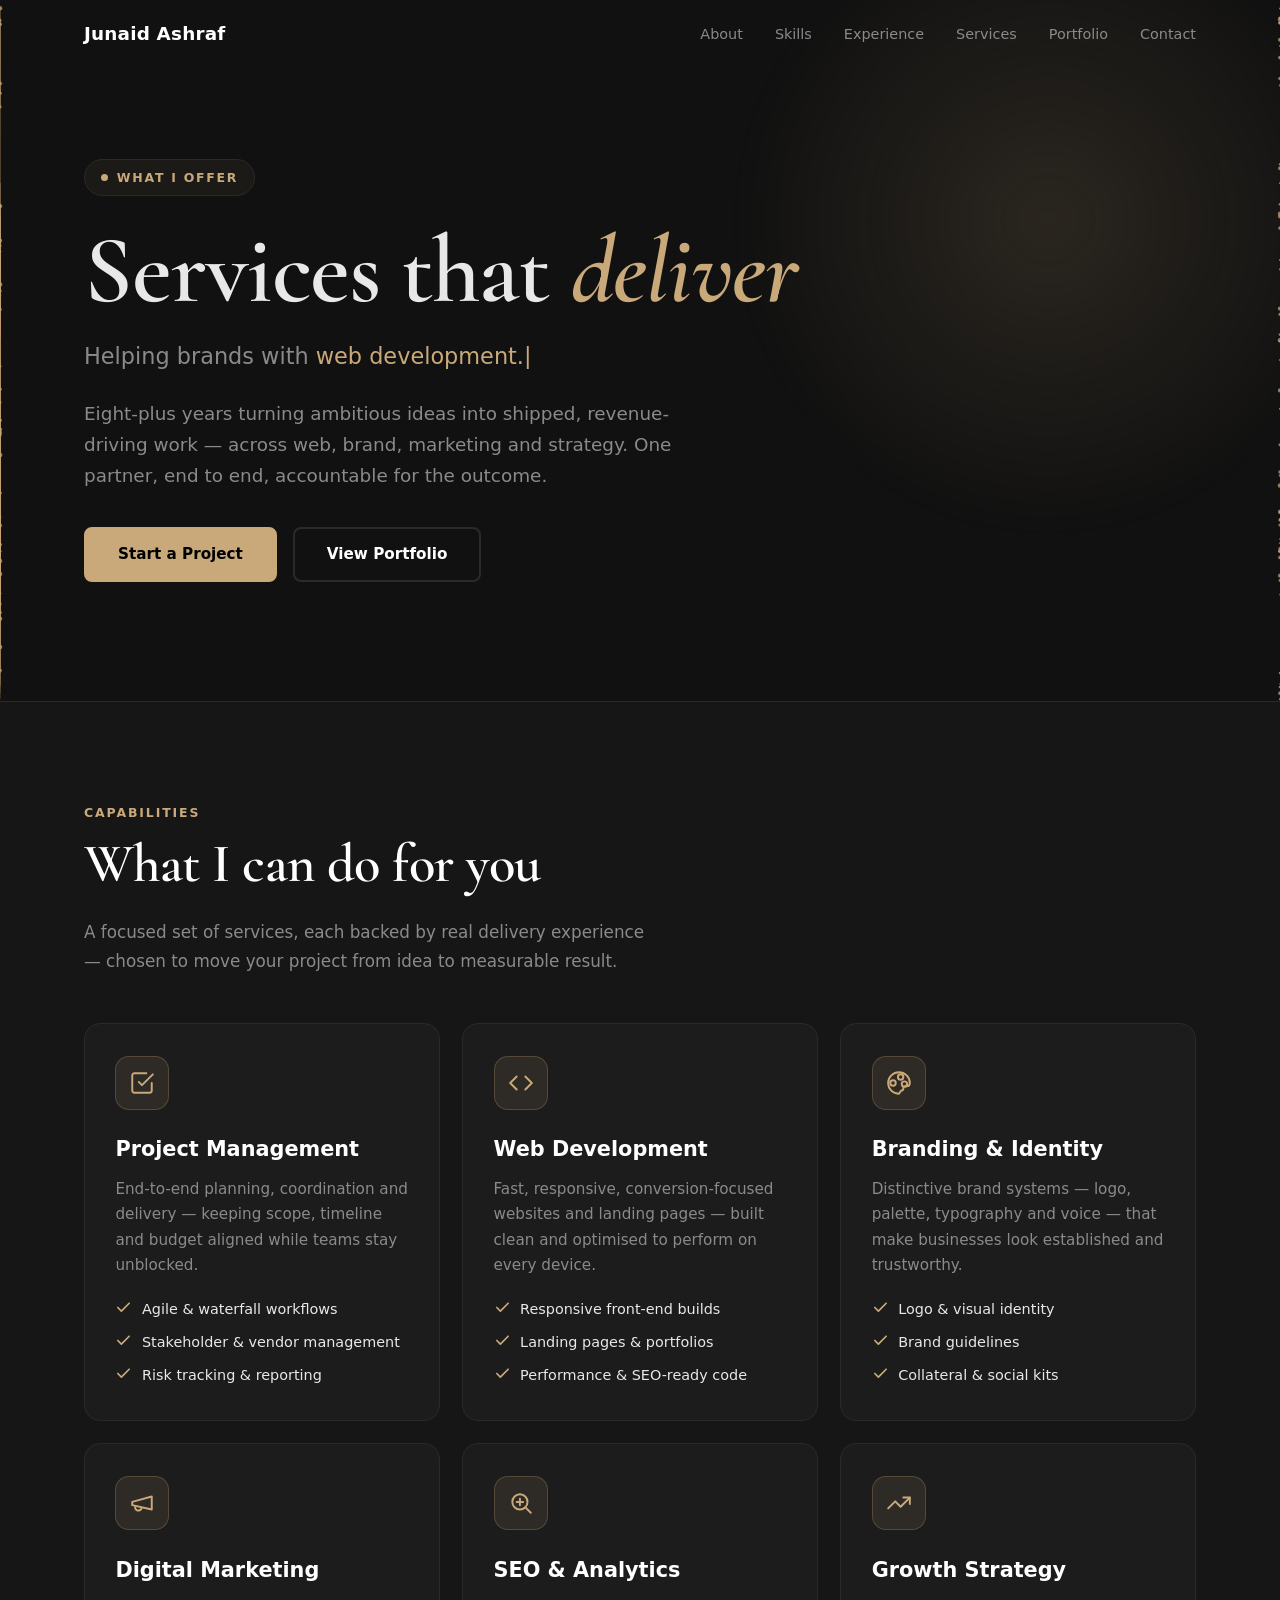
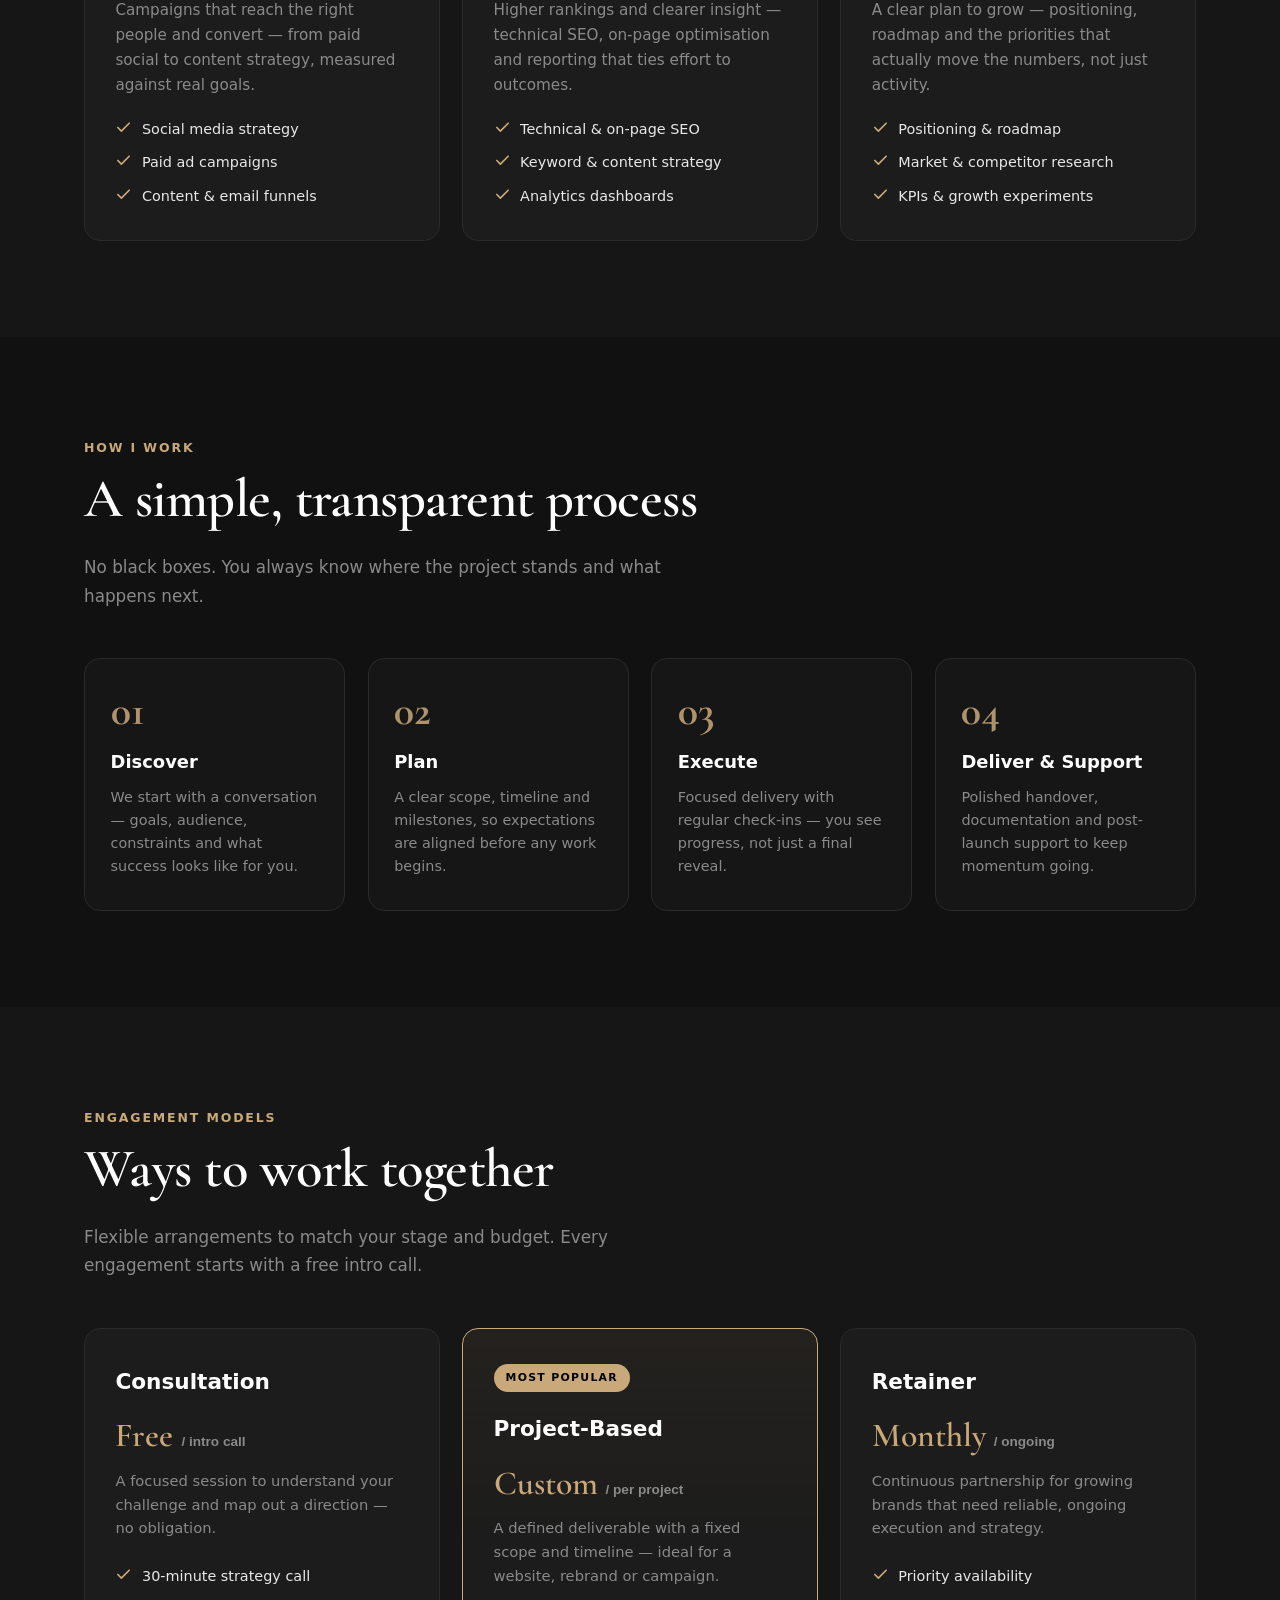
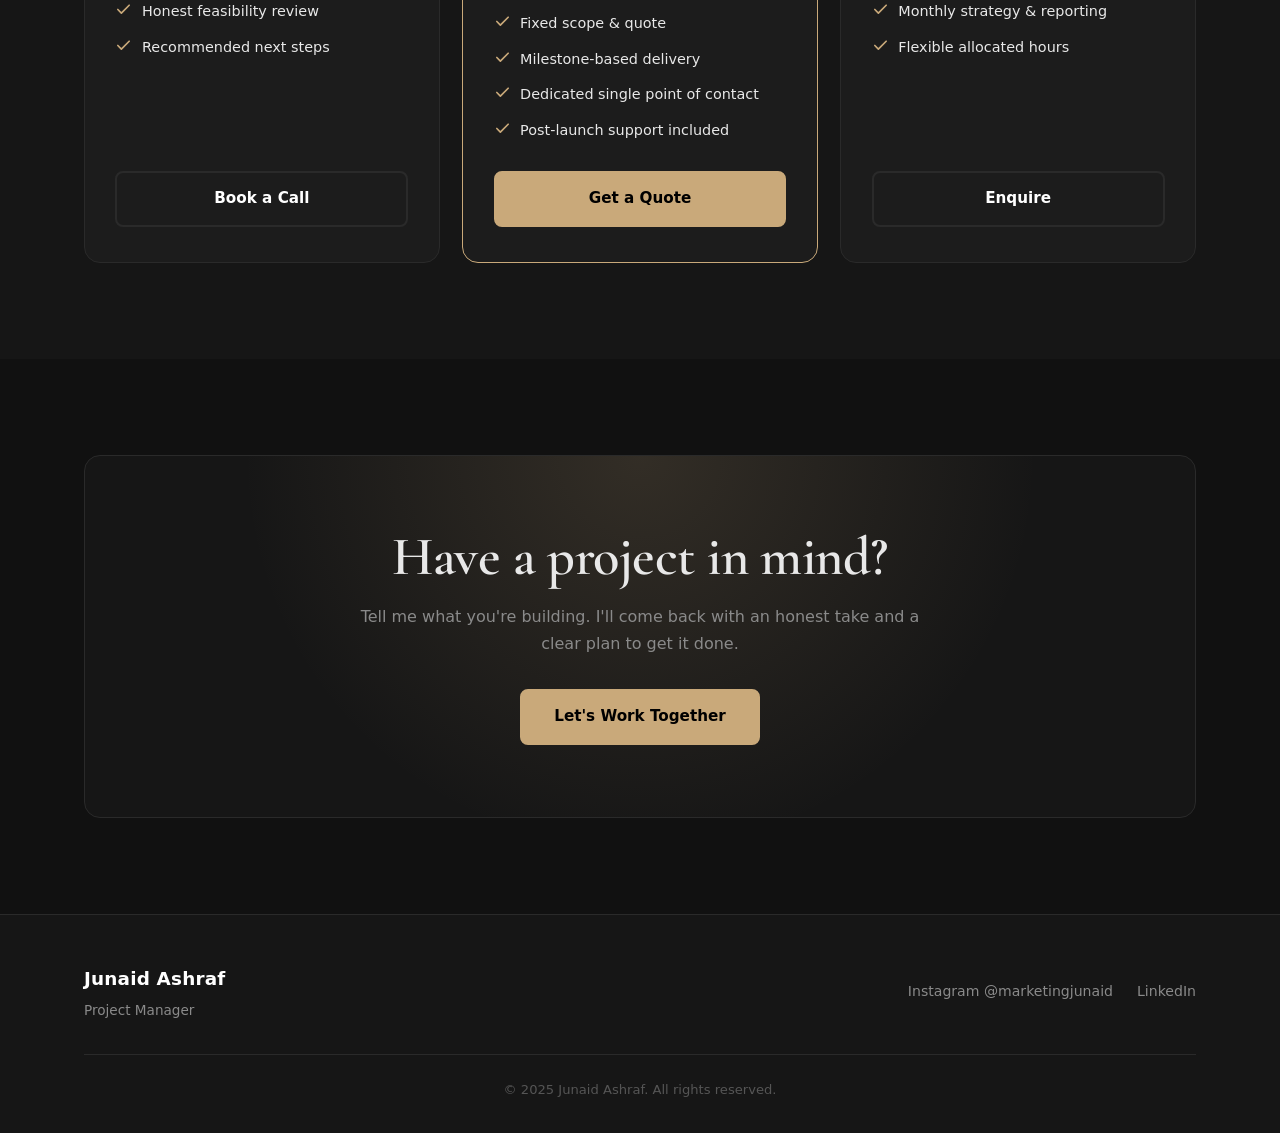
<file: services.html>
<!DOCTYPE html>
<html lang="en">
<head>
  <meta charset="UTF-8" />
  <meta name="viewport" content="width=device-width, initial-scale=1.0" />
  <title>Services | M. Junaid Ashraf — Project Manager</title>
  <meta name="description" content="Services by M. Junaid Ashraf — Project Management, Web Development, Branding & Identity, Digital Marketing, SEO, and Growth Strategy. 8+ years delivering results for brands worldwide." />

  <!-- Elegant display type for a premium, high-end feel (pairs with the site's gold accent) -->
  <link rel="preconnect" href="https://fonts.googleapis.com" />
  <link rel="preconnect" href="https://fonts.gstatic.com" crossorigin />
  <link href="https://fonts.googleapis.com/css2?family=Cormorant+Garamond:wght@500;600;700&display=swap" rel="stylesheet" />

  <link rel="stylesheet" href="style.css" />

  <!-- ===== Page-specific styling (scoped with .svc- prefixes) ===== -->
  <style>
    :root {
      --svc-ease: cubic-bezier(0.16, 1, 0.3, 1); /* Expo.out — premium easing */
    }

    /* ---------- Page hero ---------- */
    .svc-hero {
      position: relative;
      min-height: 78vh;
      display: flex;
      align-items: center;
      padding: 104px 0 64px;
      overflow: hidden;
      border-bottom: 1px solid var(--border);
    }
    .svc-hero canvas {
      position: absolute;
      inset: 0;
      width: 100%;
      height: 100%;
      display: block;
    }
    .svc-hero::after {
      /* Ambient radial glow — cinematic depth without pure black */
      content: "";
      position: absolute;
      top: -20%;
      right: -10%;
      width: 60vw;
      height: 60vw;
      max-width: 720px;
      max-height: 720px;
      background: radial-gradient(circle, rgba(201,169,122,0.14), transparent 62%);
      pointer-events: none;
      filter: blur(10px);
    }
    .svc-hero-inner {
      position: relative;
      z-index: 2;
      max-width: 820px;
    }
    .svc-eyebrow {
      display: inline-flex;
      align-items: center;
      gap: 0.55rem;
      padding: 0.45rem 1rem;
      border: 1px solid var(--border);
      border-radius: 999px;
      background: rgba(201,169,122,0.06);
      color: var(--accent);
      font-size: 0.78rem;
      font-weight: 600;
      letter-spacing: 0.14em;
      text-transform: uppercase;
      margin-bottom: 1.6rem;
    }
    .svc-eyebrow::before {
      content: "";
      width: 7px;
      height: 7px;
      border-radius: 50%;
      background: var(--accent);
      box-shadow: 0 0 0 0 rgba(201,169,122,0.6);
      animation: svc-pulse 2.4s infinite;
    }
    @keyframes svc-pulse {
      0%   { box-shadow: 0 0 0 0 rgba(201,169,122,0.5); }
      70%  { box-shadow: 0 0 0 8px rgba(201,169,122,0); }
      100% { box-shadow: 0 0 0 0 rgba(201,169,122,0); }
    }
    .svc-hero-title {
      font-family: 'Cormorant Garamond', Georgia, serif;
      font-weight: 600;
      font-size: clamp(3.2rem, 8vw, 6rem);
      line-height: 1.02;
      letter-spacing: -0.01em;
      margin-bottom: 1.1rem;
    }
    .svc-hero-title .accent { font-style: italic; }
    .svc-hero-typed-wrap {
      font-size: clamp(1.05rem, 2.4vw, 1.4rem);
      color: var(--text-muted);
      font-weight: 500;
      margin-bottom: 1.4rem;
      min-height: 1.6em;
    }
    .svc-hero-typed { color: var(--accent); }
    .svc-hero-cursor {
      color: var(--accent);
      animation: svc-blink 1s steps(1) infinite;
    }
    @keyframes svc-blink { 50% { opacity: 0; } }
    .svc-hero-sub {
      font-size: clamp(1rem, 2vw, 1.15rem);
      color: var(--text-muted);
      max-width: 620px;
      line-height: 1.7;
      margin-bottom: 2.2rem;
    }
    .svc-hero-ctas { display: flex; flex-wrap: wrap; gap: 1rem; }

    /* ---------- Section scaffolding ---------- */
    .svc-display-title {
      font-family: 'Cormorant Garamond', Georgia, serif;
      font-weight: 600;
      font-size: clamp(2.2rem, 5vw, 3.4rem);
      line-height: 1.08;
      letter-spacing: -0.01em;
    }

    /* ---------- Services grid ---------- */
    .svc-grid {
      display: grid;
      grid-template-columns: repeat(auto-fill, minmax(300px, 1fr));
      gap: 1.4rem;
      margin-top: 3rem;
    }
    .svc-card {
      position: relative;
      padding: 2rem 1.9rem;
      background: var(--surface);
      border: 1px solid var(--border);
      border-radius: var(--radius-lg);
      overflow: hidden;
      transition: transform 0.4s var(--svc-ease),
                  border-color 0.4s var(--svc-ease),
                  box-shadow 0.4s var(--svc-ease);
    }
    .svc-card::before {
      content: "";
      position: absolute;
      inset: 0;
      background: linear-gradient(160deg, rgba(201,169,122,0.08), transparent 45%);
      opacity: 0;
      transition: opacity 0.4s var(--svc-ease);
      pointer-events: none;
    }
    .svc-card:hover {
      transform: translateY(-6px);
      border-color: rgba(201,169,122,0.5);
      box-shadow: var(--shadow-lg);
    }
    .svc-card:hover::before { opacity: 1; }
    .svc-card-icon {
      display: inline-flex;
      align-items: center;
      justify-content: center;
      width: 54px;
      height: 54px;
      border-radius: 14px;
      background: rgba(201,169,122,0.1);
      border: 1px solid rgba(201,169,122,0.25);
      color: var(--accent);
      margin-bottom: 1.4rem;
      transition: transform 0.4s var(--svc-ease);
    }
    .svc-card:hover .svc-card-icon { transform: scale(1.06) rotate(-3deg); }
    .svc-card-icon svg { width: 26px; height: 26px; }
    .svc-card h3 {
      font-size: 1.3rem;
      color: var(--white);
      margin-bottom: 0.6rem;
    }
    .svc-card p {
      color: var(--text-muted);
      font-size: 0.95rem;
      line-height: 1.65;
      margin-bottom: 1.2rem;
    }
    .svc-feature-list { list-style: none; display: grid; gap: 0.55rem; }
    .svc-feature-list li {
      display: flex;
      align-items: flex-start;
      gap: 0.6rem;
      font-size: 0.9rem;
      color: var(--text);
    }
    .svc-feature-list svg {
      flex: none;
      width: 17px;
      height: 17px;
      margin-top: 2px;
      color: var(--accent);
    }

    /* ---------- Process timeline ---------- */
    .svc-process {
      display: grid;
      grid-template-columns: repeat(auto-fit, minmax(220px, 1fr));
      gap: 1.4rem;
      margin-top: 3rem;
    }
    .svc-step {
      position: relative;
      padding: 2rem 1.6rem;
      background: var(--bg-alt);
      border: 1px solid var(--border);
      border-radius: var(--radius-lg);
      transition: transform 0.4s var(--svc-ease), border-color 0.4s var(--svc-ease);
    }
    .svc-step:hover { transform: translateY(-4px); border-color: rgba(201,169,122,0.4); }
    .svc-step-num {
      font-family: 'Cormorant Garamond', Georgia, serif;
      font-size: 2.6rem;
      font-weight: 700;
      color: var(--accent);
      line-height: 1;
      opacity: 0.85;
    }
    .svc-step h4 { font-size: 1.12rem; color: var(--white); margin: 0.9rem 0 0.5rem; }
    .svc-step p { color: var(--text-muted); font-size: 0.9rem; line-height: 1.6; }

    /* ---------- Engagement tiers ---------- */
    .svc-tiers {
      display: grid;
      grid-template-columns: repeat(auto-fit, minmax(280px, 1fr));
      gap: 1.4rem;
      margin-top: 3rem;
      align-items: stretch;
    }
    .svc-tier {
      display: flex;
      flex-direction: column;
      padding: 2.2rem 1.9rem;
      background: var(--surface);
      border: 1px solid var(--border);
      border-radius: var(--radius-lg);
      transition: transform 0.4s var(--svc-ease), border-color 0.4s var(--svc-ease), box-shadow 0.4s var(--svc-ease);
    }
    .svc-tier:hover { transform: translateY(-5px); box-shadow: var(--shadow-lg); }
    .svc-tier.featured {
      border-color: var(--accent);
      background: linear-gradient(180deg, rgba(201,169,122,0.08), var(--surface) 40%);
    }
    .svc-tier-badge {
      align-self: flex-start;
      font-size: 0.68rem;
      font-weight: 700;
      letter-spacing: 0.12em;
      text-transform: uppercase;
      color: #000;
      background: var(--accent);
      padding: 0.3rem 0.75rem;
      border-radius: 999px;
      margin-bottom: 1.2rem;
    }
    .svc-tier h3 { font-size: 1.35rem; color: var(--white); margin-bottom: 0.4rem; }
    .svc-tier-price {
      font-family: 'Cormorant Garamond', Georgia, serif;
      font-size: 2.1rem;
      font-weight: 600;
      color: var(--accent);
      margin-bottom: 0.3rem;
    }
    .svc-tier-price span { font-size: 0.85rem; color: var(--text-muted); font-family: 'Segoe UI', sans-serif; }
    .svc-tier-desc { color: var(--text-muted); font-size: 0.92rem; line-height: 1.6; margin-bottom: 1.5rem; }
    .svc-tier ul { list-style: none; display: grid; gap: 0.7rem; margin-bottom: 1.8rem; }
    .svc-tier ul li { display: flex; gap: 0.6rem; align-items: flex-start; font-size: 0.9rem; color: var(--text); }
    .svc-tier ul svg { flex: none; width: 17px; height: 17px; margin-top: 2px; color: var(--accent); }
    .svc-tier .btn { margin-top: auto; }

    /* ---------- CTA band ---------- */
    .svc-cta {
      position: relative;
      text-align: center;
      padding: 4.5rem 2rem;
      border-radius: var(--radius-lg);
      background:
        radial-gradient(circle at 50% 0%, rgba(201,169,122,0.16), transparent 60%),
        var(--bg-alt);
      border: 1px solid var(--border);
      overflow: hidden;
    }
    .svc-cta h2 { margin-bottom: 1rem; }
    .svc-cta p { color: var(--text-muted); max-width: 560px; margin: 0 auto 2rem; line-height: 1.7; }

    /* ---------- Accessibility & motion ---------- */
    .svc-card:focus-visible,
    .svc-tier:focus-visible,
    .svc-step:focus-visible {
      outline: 2px solid var(--accent);
      outline-offset: 3px;
    }
    @media (prefers-reduced-motion: reduce) {
      .svc-eyebrow::before { animation: none; }
      .svc-hero-cursor { animation: none; }
      .svc-card, .svc-step, .svc-tier, .svc-card-icon { transition: none; }
      .svc-card:hover, .svc-step:hover, .svc-tier:hover { transform: none; }
    }
    @media (max-width: 640px) {
      .svc-hero { min-height: auto; padding: 110px 0 56px; align-items: flex-start; }
    }
  </style>
</head>
<body>

  <!-- ===== NAVBAR (shared) ===== -->
  <nav class="navbar" id="navbar">
    <div class="nav-container">
      <a href="index.html#hero" class="nav-logo">Junaid Ashraf</a>
      <button class="nav-toggle" id="navToggle" aria-label="Toggle navigation">
        <span></span><span></span><span></span>
      </button>
      <ul class="nav-links" id="navLinks">
        <li><a href="index.html#about" class="nav-link">About</a></li>
        <li><a href="index.html#skills" class="nav-link">Skills</a></li>
        <li><a href="index.html#experience" class="nav-link">Experience</a></li>
        <li><a href="services.html" class="nav-link active">Services</a></li>
        <li><a href="index.html#portfolio" class="nav-link">Portfolio</a></li>
        <li><a href="index.html#contact" class="nav-link">Contact</a></li>
      </ul>
    </div>
  </nav>

  <!-- ===== HERO ===== -->
  <header class="svc-hero" id="hero">
    <canvas id="heroCanvas"></canvas>
    <div class="container">
      <div class="svc-hero-inner fade-in">
        <span class="svc-eyebrow">What I Offer</span>
        <h1 class="svc-hero-title">Services that <span class="accent">deliver</span></h1>
        <div class="svc-hero-typed-wrap">
          <span>Helping brands with </span><span class="svc-hero-typed" id="svcTypedRole"></span><span class="svc-hero-cursor">|</span>
        </div>
        <p class="svc-hero-sub">
          Eight-plus years turning ambitious ideas into shipped, revenue-driving work — across web,
          brand, marketing and strategy. One partner, end to end, accountable for the outcome.
        </p>
        <div class="svc-hero-ctas">
          <a href="index.html#contact" class="btn btn-primary">Start a Project</a>
          <a href="index.html#portfolio" class="btn btn-outline">View Portfolio</a>
        </div>
      </div>
    </div>
  </header>

  <!-- ===== SERVICES GRID ===== -->
  <section class="section section-alt" id="services">
    <div class="container">
      <div class="section-label reveal">Capabilities</div>
      <h2 class="section-title svc-display-title reveal">What I can do for you</h2>
      <p class="section-sub reveal">A focused set of services, each backed by real delivery experience — chosen to move your project from idea to measurable result.</p>

      <div class="svc-grid">

        <!-- Project Management -->
        <article class="svc-card reveal" tabindex="0">
          <span class="svc-card-icon" aria-hidden="true">
            <svg viewBox="0 0 24 24" fill="none" stroke="currentColor" stroke-width="1.8" stroke-linecap="round" stroke-linejoin="round"><path d="M9 11l3 3L22 4"/><path d="M21 12v7a2 2 0 0 1-2 2H5a2 2 0 0 1-2-2V5a2 2 0 0 1 2-2h11"/></svg>
          </span>
          <h3>Project Management</h3>
          <p>End-to-end planning, coordination and delivery — keeping scope, timeline and budget aligned while teams stay unblocked.</p>
          <ul class="svc-feature-list">
            <li><svg viewBox="0 0 24 24" fill="none" stroke="currentColor" stroke-width="2.4" stroke-linecap="round" stroke-linejoin="round"><polyline points="20 6 9 17 4 12"/></svg>Agile &amp; waterfall workflows</li>
            <li><svg viewBox="0 0 24 24" fill="none" stroke="currentColor" stroke-width="2.4" stroke-linecap="round" stroke-linejoin="round"><polyline points="20 6 9 17 4 12"/></svg>Stakeholder &amp; vendor management</li>
            <li><svg viewBox="0 0 24 24" fill="none" stroke="currentColor" stroke-width="2.4" stroke-linecap="round" stroke-linejoin="round"><polyline points="20 6 9 17 4 12"/></svg>Risk tracking &amp; reporting</li>
          </ul>
        </article>

        <!-- Web Development -->
        <article class="svc-card reveal" tabindex="0">
          <span class="svc-card-icon" aria-hidden="true">
            <svg viewBox="0 0 24 24" fill="none" stroke="currentColor" stroke-width="1.8" stroke-linecap="round" stroke-linejoin="round"><polyline points="16 18 22 12 16 6"/><polyline points="8 6 2 12 8 18"/></svg>
          </span>
          <h3>Web Development</h3>
          <p>Fast, responsive, conversion-focused websites and landing pages — built clean and optimised to perform on every device.</p>
          <ul class="svc-feature-list">
            <li><svg viewBox="0 0 24 24" fill="none" stroke="currentColor" stroke-width="2.4" stroke-linecap="round" stroke-linejoin="round"><polyline points="20 6 9 17 4 12"/></svg>Responsive front-end builds</li>
            <li><svg viewBox="0 0 24 24" fill="none" stroke="currentColor" stroke-width="2.4" stroke-linecap="round" stroke-linejoin="round"><polyline points="20 6 9 17 4 12"/></svg>Landing pages &amp; portfolios</li>
            <li><svg viewBox="0 0 24 24" fill="none" stroke="currentColor" stroke-width="2.4" stroke-linecap="round" stroke-linejoin="round"><polyline points="20 6 9 17 4 12"/></svg>Performance &amp; SEO-ready code</li>
          </ul>
        </article>

        <!-- Branding & Identity -->
        <article class="svc-card reveal" tabindex="0">
          <span class="svc-card-icon" aria-hidden="true">
            <svg viewBox="0 0 24 24" fill="none" stroke="currentColor" stroke-width="1.8" stroke-linecap="round" stroke-linejoin="round"><circle cx="13.5" cy="6.5" r="2.5"/><circle cx="6.5" cy="12" r="2.5"/><circle cx="17" cy="13" r="2.5"/><path d="M12 22a10 10 0 1 1 10-10c0 2-1 3-3 3h-1a2 2 0 0 0-2 2 2 2 0 0 1-2 2z"/></svg>
          </span>
          <h3>Branding &amp; Identity</h3>
          <p>Distinctive brand systems — logo, palette, typography and voice — that make businesses look established and trustworthy.</p>
          <ul class="svc-feature-list">
            <li><svg viewBox="0 0 24 24" fill="none" stroke="currentColor" stroke-width="2.4" stroke-linecap="round" stroke-linejoin="round"><polyline points="20 6 9 17 4 12"/></svg>Logo &amp; visual identity</li>
            <li><svg viewBox="0 0 24 24" fill="none" stroke="currentColor" stroke-width="2.4" stroke-linecap="round" stroke-linejoin="round"><polyline points="20 6 9 17 4 12"/></svg>Brand guidelines</li>
            <li><svg viewBox="0 0 24 24" fill="none" stroke="currentColor" stroke-width="2.4" stroke-linecap="round" stroke-linejoin="round"><polyline points="20 6 9 17 4 12"/></svg>Collateral &amp; social kits</li>
          </ul>
        </article>

        <!-- Digital Marketing -->
        <article class="svc-card reveal" tabindex="0">
          <span class="svc-card-icon" aria-hidden="true">
            <svg viewBox="0 0 24 24" fill="none" stroke="currentColor" stroke-width="1.8" stroke-linecap="round" stroke-linejoin="round"><path d="M3 11l18-5v12L3 14v-3z"/><path d="M11.6 16.8a3 3 0 1 1-5.8-1.6"/></svg>
          </span>
          <h3>Digital Marketing</h3>
          <p>Campaigns that reach the right people and convert — from paid social to content strategy, measured against real goals.</p>
          <ul class="svc-feature-list">
            <li><svg viewBox="0 0 24 24" fill="none" stroke="currentColor" stroke-width="2.4" stroke-linecap="round" stroke-linejoin="round"><polyline points="20 6 9 17 4 12"/></svg>Social media strategy</li>
            <li><svg viewBox="0 0 24 24" fill="none" stroke="currentColor" stroke-width="2.4" stroke-linecap="round" stroke-linejoin="round"><polyline points="20 6 9 17 4 12"/></svg>Paid ad campaigns</li>
            <li><svg viewBox="0 0 24 24" fill="none" stroke="currentColor" stroke-width="2.4" stroke-linecap="round" stroke-linejoin="round"><polyline points="20 6 9 17 4 12"/></svg>Content &amp; email funnels</li>
          </ul>
        </article>

        <!-- SEO & Analytics -->
        <article class="svc-card reveal" tabindex="0">
          <span class="svc-card-icon" aria-hidden="true">
            <svg viewBox="0 0 24 24" fill="none" stroke="currentColor" stroke-width="1.8" stroke-linecap="round" stroke-linejoin="round"><circle cx="11" cy="11" r="7"/><line x1="21" y1="21" x2="16.5" y2="16.5"/><path d="M8 11h6M11 8v6"/></svg>
          </span>
          <h3>SEO &amp; Analytics</h3>
          <p>Higher rankings and clearer insight — technical SEO, on-page optimisation and reporting that ties effort to outcomes.</p>
          <ul class="svc-feature-list">
            <li><svg viewBox="0 0 24 24" fill="none" stroke="currentColor" stroke-width="2.4" stroke-linecap="round" stroke-linejoin="round"><polyline points="20 6 9 17 4 12"/></svg>Technical &amp; on-page SEO</li>
            <li><svg viewBox="0 0 24 24" fill="none" stroke="currentColor" stroke-width="2.4" stroke-linecap="round" stroke-linejoin="round"><polyline points="20 6 9 17 4 12"/></svg>Keyword &amp; content strategy</li>
            <li><svg viewBox="0 0 24 24" fill="none" stroke="currentColor" stroke-width="2.4" stroke-linecap="round" stroke-linejoin="round"><polyline points="20 6 9 17 4 12"/></svg>Analytics dashboards</li>
          </ul>
        </article>

        <!-- Growth Strategy -->
        <article class="svc-card reveal" tabindex="0">
          <span class="svc-card-icon" aria-hidden="true">
            <svg viewBox="0 0 24 24" fill="none" stroke="currentColor" stroke-width="1.8" stroke-linecap="round" stroke-linejoin="round"><polyline points="22 7 13.5 15.5 8.5 10.5 2 17"/><polyline points="16 7 22 7 22 13"/></svg>
          </span>
          <h3>Growth Strategy</h3>
          <p>A clear plan to grow — positioning, roadmap and the priorities that actually move the numbers, not just activity.</p>
          <ul class="svc-feature-list">
            <li><svg viewBox="0 0 24 24" fill="none" stroke="currentColor" stroke-width="2.4" stroke-linecap="round" stroke-linejoin="round"><polyline points="20 6 9 17 4 12"/></svg>Positioning &amp; roadmap</li>
            <li><svg viewBox="0 0 24 24" fill="none" stroke="currentColor" stroke-width="2.4" stroke-linecap="round" stroke-linejoin="round"><polyline points="20 6 9 17 4 12"/></svg>Market &amp; competitor research</li>
            <li><svg viewBox="0 0 24 24" fill="none" stroke="currentColor" stroke-width="2.4" stroke-linecap="round" stroke-linejoin="round"><polyline points="20 6 9 17 4 12"/></svg>KPIs &amp; growth experiments</li>
          </ul>
        </article>

      </div>
    </div>
  </section>

  <!-- ===== PROCESS ===== -->
  <section class="section" id="process">
    <div class="container">
      <div class="section-label reveal">How I Work</div>
      <h2 class="section-title svc-display-title reveal">A simple, transparent process</h2>
      <p class="section-sub reveal">No black boxes. You always know where the project stands and what happens next.</p>

      <div class="svc-process">
        <div class="svc-step reveal">
          <div class="svc-step-num">01</div>
          <h4>Discover</h4>
          <p>We start with a conversation — goals, audience, constraints and what success looks like for you.</p>
        </div>
        <div class="svc-step reveal">
          <div class="svc-step-num">02</div>
          <h4>Plan</h4>
          <p>A clear scope, timeline and milestones, so expectations are aligned before any work begins.</p>
        </div>
        <div class="svc-step reveal">
          <div class="svc-step-num">03</div>
          <h4>Execute</h4>
          <p>Focused delivery with regular check-ins — you see progress, not just a final reveal.</p>
        </div>
        <div class="svc-step reveal">
          <div class="svc-step-num">04</div>
          <h4>Deliver &amp; Support</h4>
          <p>Polished handover, documentation and post-launch support to keep momentum going.</p>
        </div>
      </div>
    </div>
  </section>

  <!-- ===== ENGAGEMENT MODELS ===== -->
  <section class="section section-alt" id="engagement">
    <div class="container">
      <div class="section-label reveal">Engagement Models</div>
      <h2 class="section-title svc-display-title reveal">Ways to work together</h2>
      <p class="section-sub reveal">Flexible arrangements to match your stage and budget. Every engagement starts with a free intro call.</p>

      <div class="svc-tiers">

        <div class="svc-tier reveal" tabindex="0">
          <h3>Consultation</h3>
          <div class="svc-tier-price">Free <span>/ intro call</span></div>
          <p class="svc-tier-desc">A focused session to understand your challenge and map out a direction — no obligation.</p>
          <ul>
            <li><svg viewBox="0 0 24 24" fill="none" stroke="currentColor" stroke-width="2.4" stroke-linecap="round" stroke-linejoin="round"><polyline points="20 6 9 17 4 12"/></svg>30-minute strategy call</li>
            <li><svg viewBox="0 0 24 24" fill="none" stroke="currentColor" stroke-width="2.4" stroke-linecap="round" stroke-linejoin="round"><polyline points="20 6 9 17 4 12"/></svg>Honest feasibility review</li>
            <li><svg viewBox="0 0 24 24" fill="none" stroke="currentColor" stroke-width="2.4" stroke-linecap="round" stroke-linejoin="round"><polyline points="20 6 9 17 4 12"/></svg>Recommended next steps</li>
          </ul>
          <a href="index.html#contact" class="btn btn-outline btn-full">Book a Call</a>
        </div>

        <div class="svc-tier featured reveal" tabindex="0">
          <span class="svc-tier-badge">Most Popular</span>
          <h3>Project-Based</h3>
          <div class="svc-tier-price">Custom <span>/ per project</span></div>
          <p class="svc-tier-desc">A defined deliverable with a fixed scope and timeline — ideal for a website, rebrand or campaign.</p>
          <ul>
            <li><svg viewBox="0 0 24 24" fill="none" stroke="currentColor" stroke-width="2.4" stroke-linecap="round" stroke-linejoin="round"><polyline points="20 6 9 17 4 12"/></svg>Fixed scope &amp; quote</li>
            <li><svg viewBox="0 0 24 24" fill="none" stroke="currentColor" stroke-width="2.4" stroke-linecap="round" stroke-linejoin="round"><polyline points="20 6 9 17 4 12"/></svg>Milestone-based delivery</li>
            <li><svg viewBox="0 0 24 24" fill="none" stroke="currentColor" stroke-width="2.4" stroke-linecap="round" stroke-linejoin="round"><polyline points="20 6 9 17 4 12"/></svg>Dedicated single point of contact</li>
            <li><svg viewBox="0 0 24 24" fill="none" stroke="currentColor" stroke-width="2.4" stroke-linecap="round" stroke-linejoin="round"><polyline points="20 6 9 17 4 12"/></svg>Post-launch support included</li>
          </ul>
          <a href="index.html#contact" class="btn btn-primary btn-full">Get a Quote</a>
        </div>

        <div class="svc-tier reveal" tabindex="0">
          <h3>Retainer</h3>
          <div class="svc-tier-price">Monthly <span>/ ongoing</span></div>
          <p class="svc-tier-desc">Continuous partnership for growing brands that need reliable, ongoing execution and strategy.</p>
          <ul>
            <li><svg viewBox="0 0 24 24" fill="none" stroke="currentColor" stroke-width="2.4" stroke-linecap="round" stroke-linejoin="round"><polyline points="20 6 9 17 4 12"/></svg>Priority availability</li>
            <li><svg viewBox="0 0 24 24" fill="none" stroke="currentColor" stroke-width="2.4" stroke-linecap="round" stroke-linejoin="round"><polyline points="20 6 9 17 4 12"/></svg>Monthly strategy &amp; reporting</li>
            <li><svg viewBox="0 0 24 24" fill="none" stroke="currentColor" stroke-width="2.4" stroke-linecap="round" stroke-linejoin="round"><polyline points="20 6 9 17 4 12"/></svg>Flexible allocated hours</li>
          </ul>
          <a href="index.html#contact" class="btn btn-outline btn-full">Enquire</a>
        </div>

      </div>
    </div>
  </section>

  <!-- ===== CTA BAND ===== -->
  <section class="section" id="cta">
    <div class="container">
      <div class="svc-cta reveal">
        <h2 class="svc-display-title">Have a project in mind?</h2>
        <p>Tell me what you're building. I'll come back with an honest take and a clear plan to get it done.</p>
        <a href="index.html#contact" class="btn btn-primary">Let's Work Together</a>
      </div>
    </div>
  </section>

  <!-- ===== FOOTER (shared) ===== -->
  <footer class="footer">
    <div class="container">
      <div class="footer-inner">
        <div class="footer-brand">
          <span class="nav-logo">Junaid Ashraf</span>
          <p class="footer-tagline">Project Manager</p>
        </div>
        <div class="footer-links">
          <a href="https://instagram.com/marketingjunaid" target="_blank" rel="noopener noreferrer">Instagram @marketingjunaid</a>
          <a href="https://linkedin.com/in/marketingjunaid" target="_blank" rel="noopener noreferrer">LinkedIn</a>
        </div>
      </div>
      <div class="footer-copy">
        &copy; 2025 Junaid Ashraf. All rights reserved.
      </div>
    </div>
  </footer>

  <!-- Shared behaviour: navbar, mobile toggle, scroll reveal, hero particles -->
  <script src="script.js"></script>
  <!-- Page-specific: rotating typed words in the hero -->
  <script>
    (function typedServices() {
      var el = document.getElementById('svcTypedRole');
      if (!el) return;
      var words = ['web development.', 'branding & identity.', 'digital marketing.', 'growth strategy.'];
      var reduce = window.matchMedia('(prefers-reduced-motion: reduce)').matches;
      if (reduce) { el.textContent = 'growth.'; return; }
      var w = 0, c = 0, deleting = false;
      function tick() {
        var word = words[w];
        el.textContent = word.slice(0, c);
        if (!deleting && c < word.length) { c++; setTimeout(tick, 70); }
        else if (!deleting && c === word.length) { deleting = true; setTimeout(tick, 1600); }
        else if (deleting && c > 0) { c--; setTimeout(tick, 35); }
        else { deleting = false; w = (w + 1) % words.length; setTimeout(tick, 300); }
      }
      setTimeout(tick, 800);
    })();
  </script>
</body>
</html>
</file>
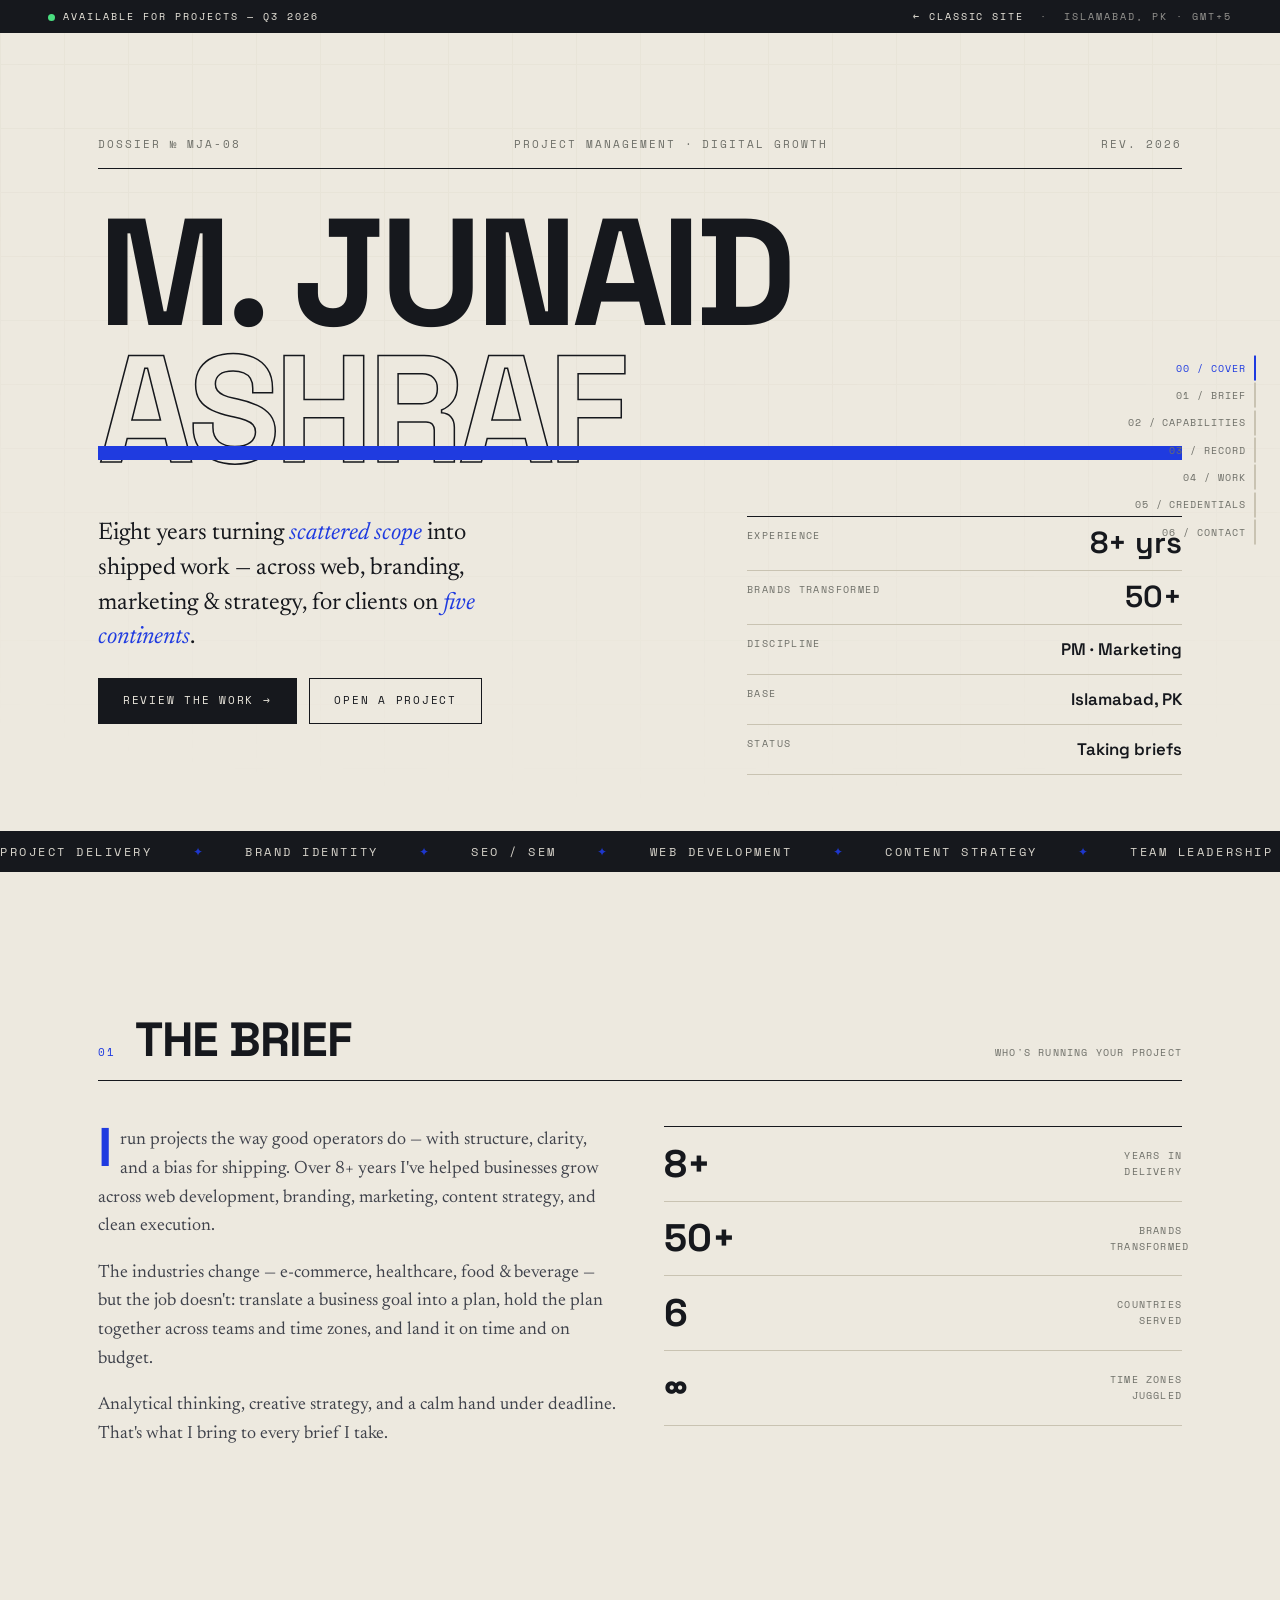
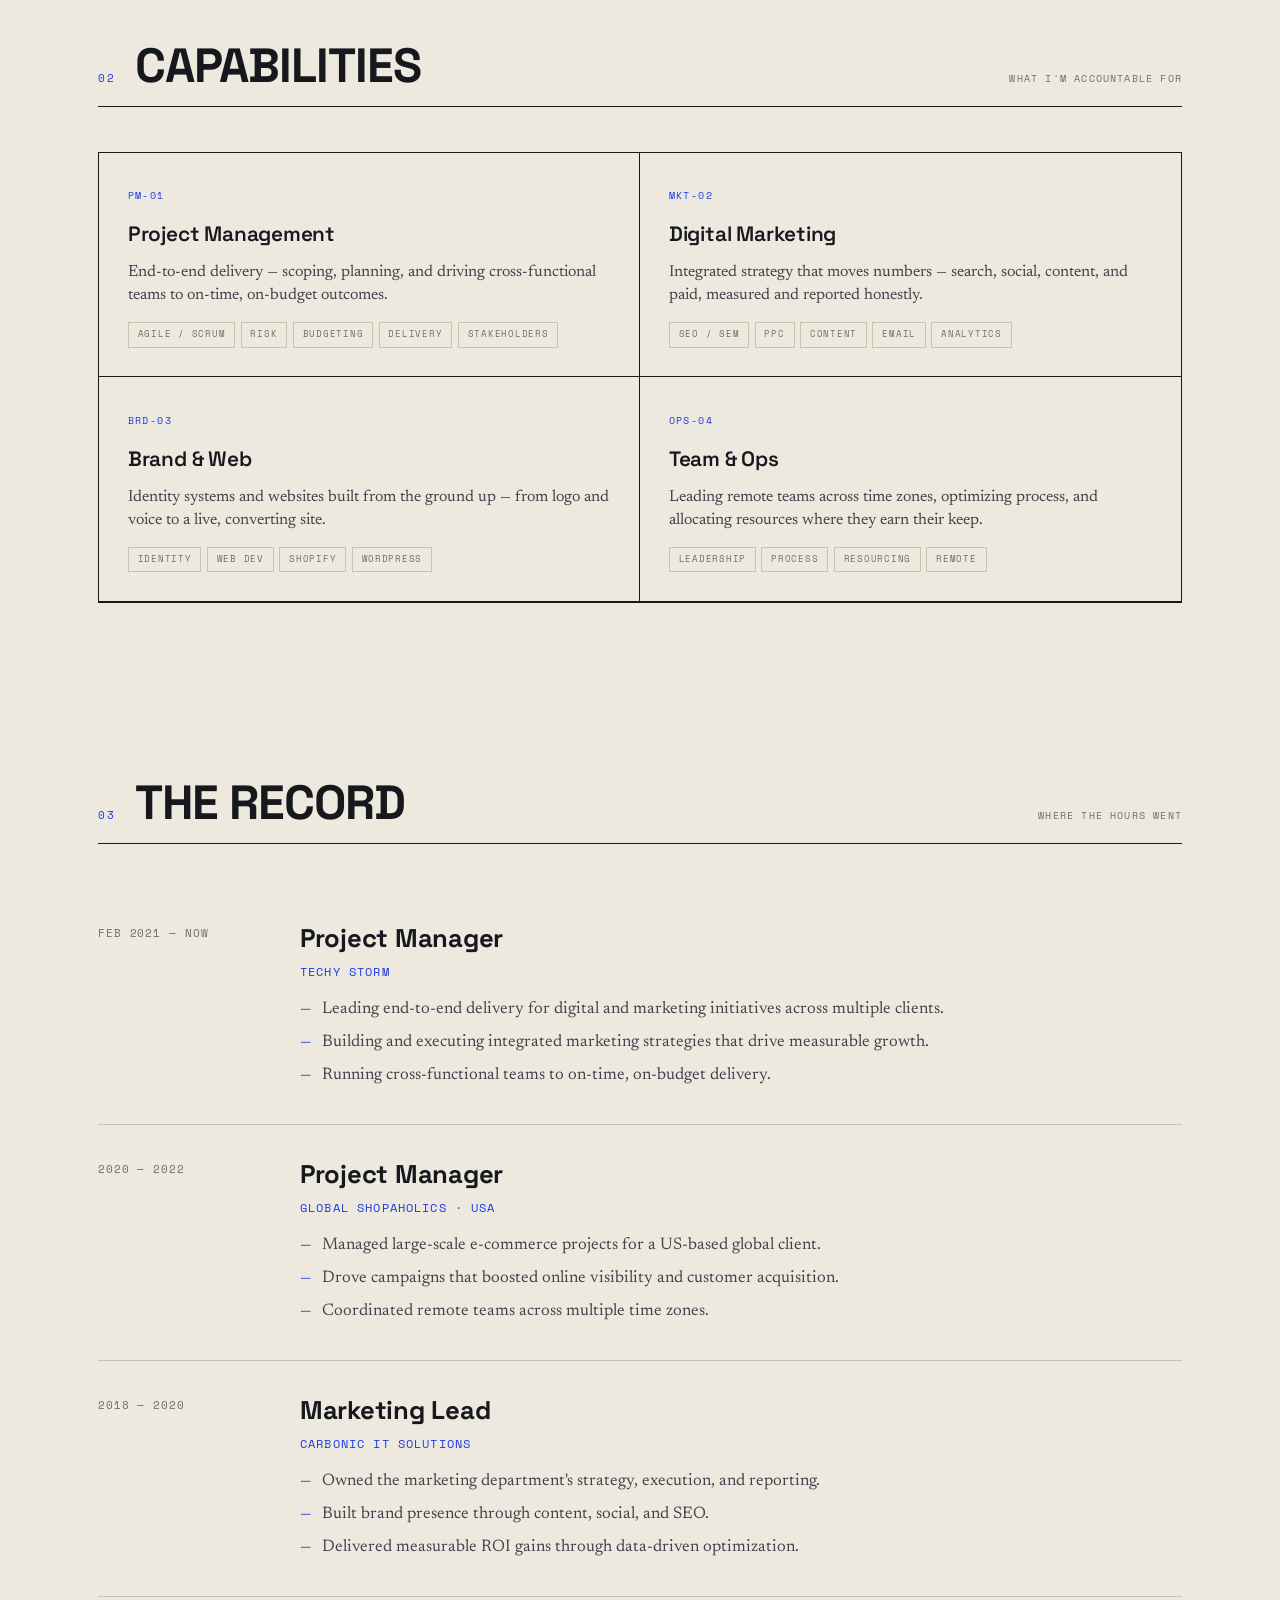
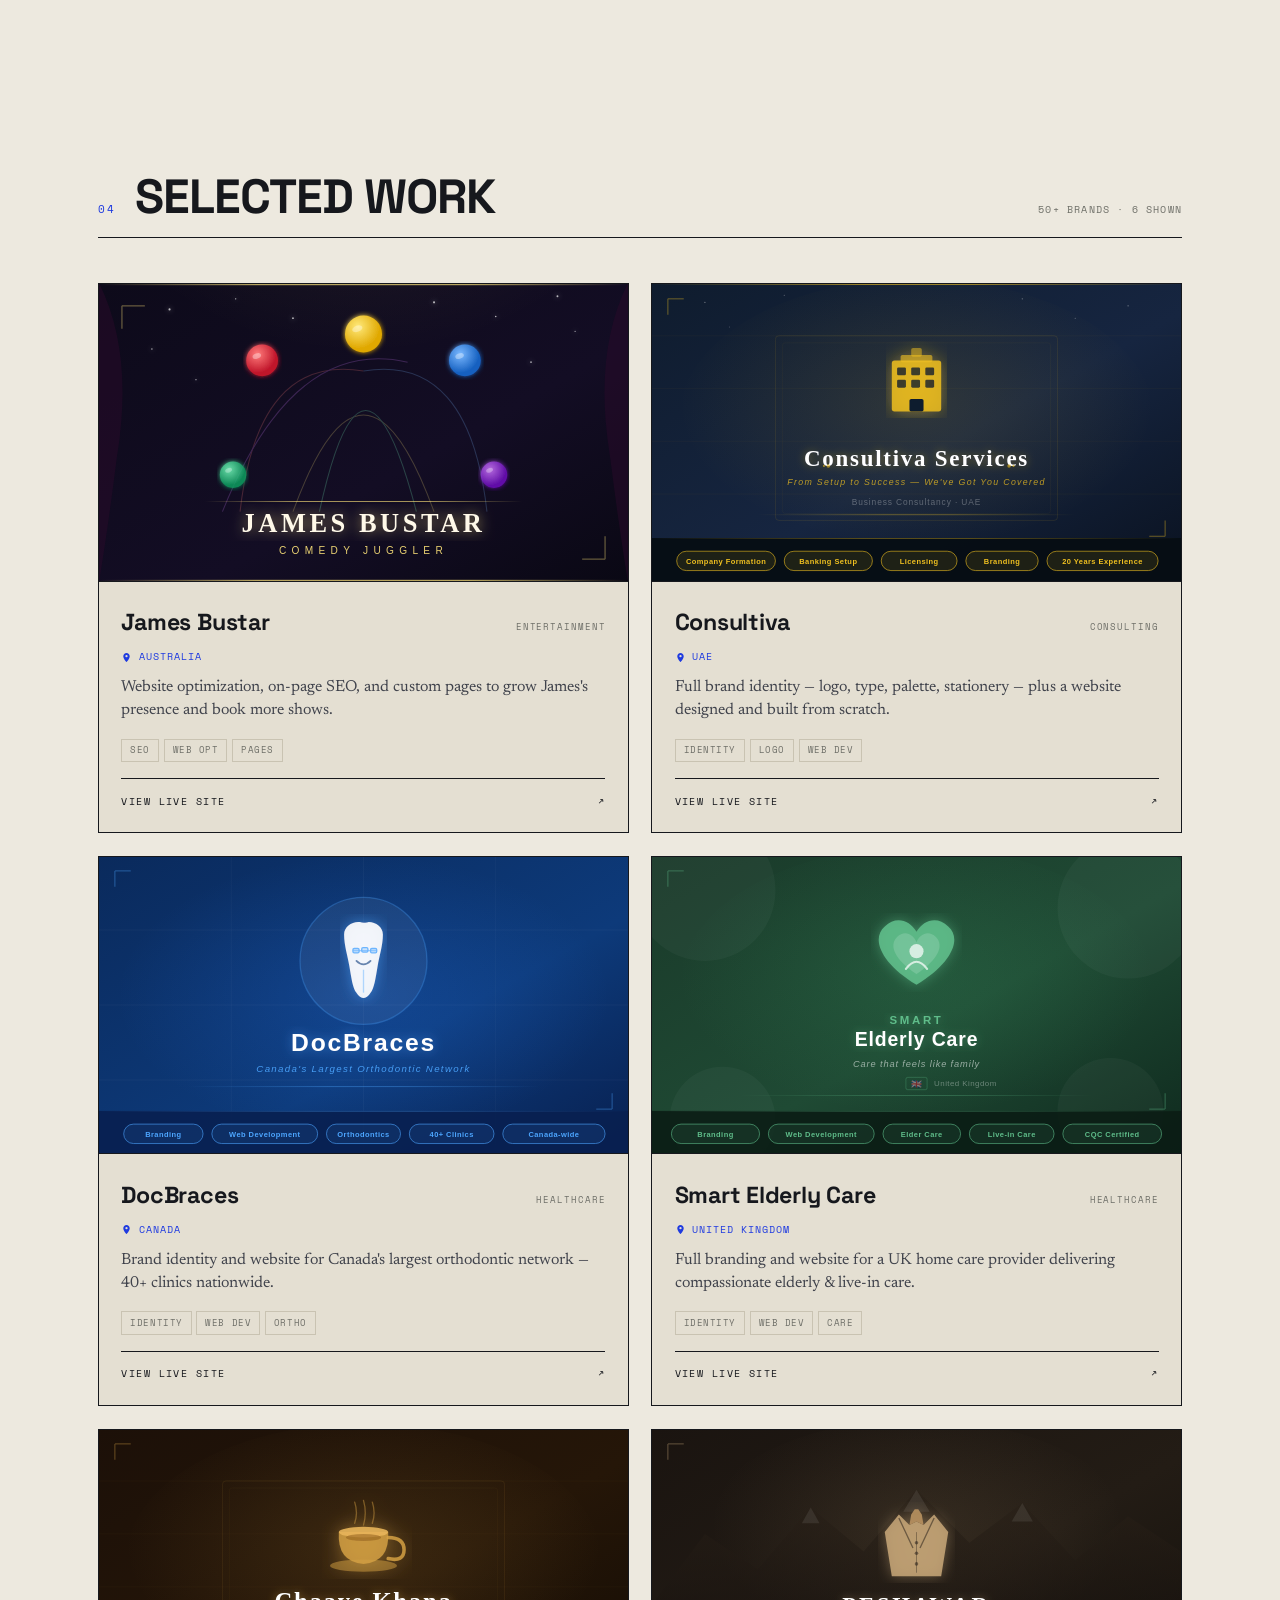
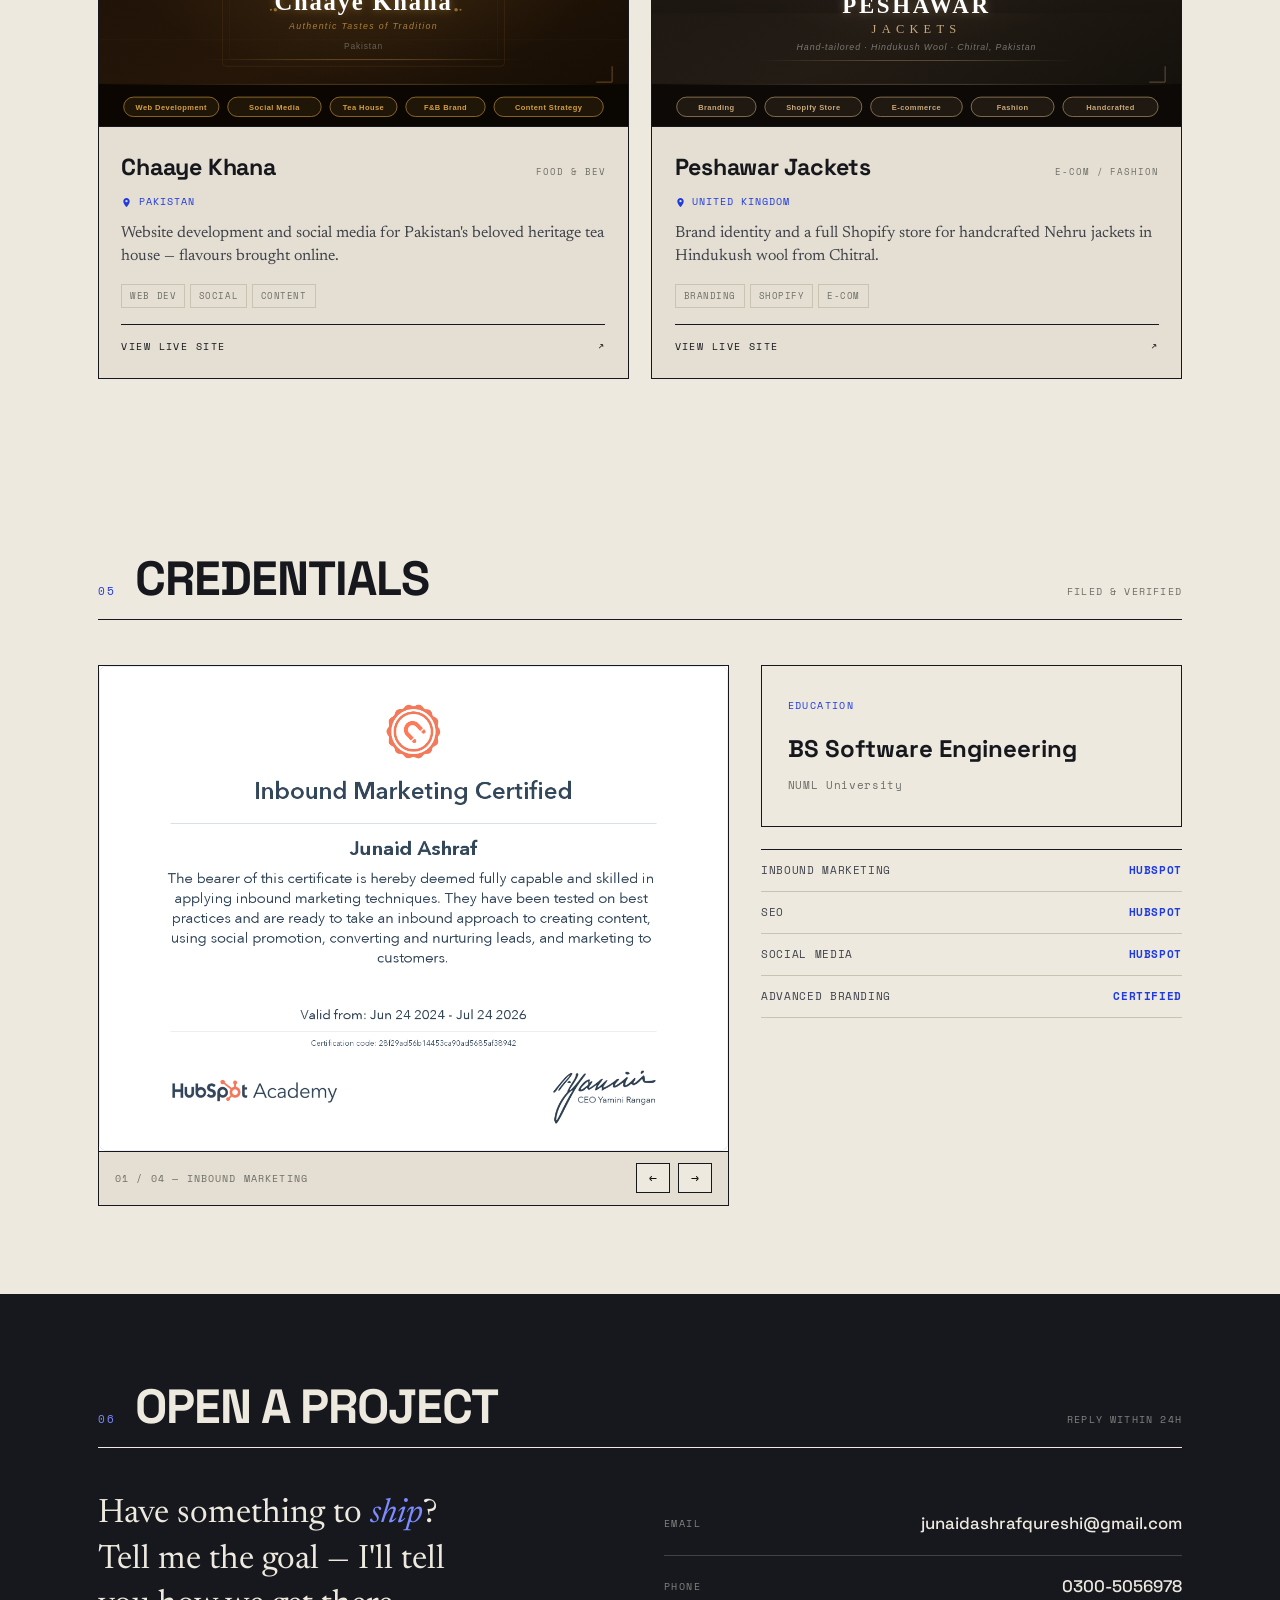
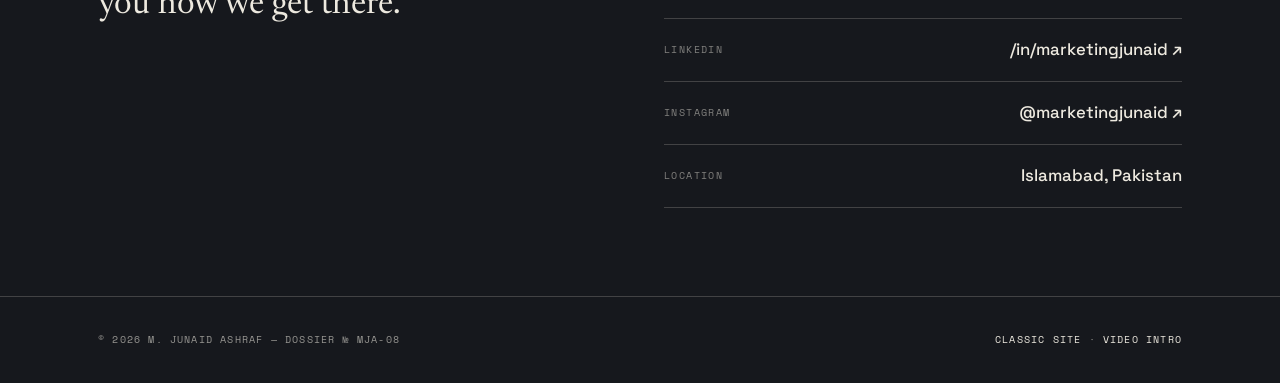
<file: studio.html>
<!DOCTYPE html>
<html lang="en">
<head>
<meta charset="UTF-8"/>
<meta name="viewport" content="width=device-width, initial-scale=1.0"/>
<title>M. Junaid Ashraf — Operations & Growth Dossier</title>
<meta name="description" content="M. Junaid Ashraf — Project Manager & Digital Marketer. 8+ years turning chaos into shipped work. A field manual of experience, projects, and credentials."/>
<link rel="preconnect" href="https://fonts.googleapis.com"/>
<link rel="preconnect" href="https://fonts.gstatic.com" crossorigin/>
<link href="https://fonts.googleapis.com/css2?family=Space+Grotesk:wght@400;500;600;700&family=Newsreader:ital,opsz,wght@0,6..72,400;0,6..72,500;1,6..72,400&family=Space+Mono:wght@400;700&display=swap" rel="stylesheet"/>
<style>
:root{
  --paper:#EDE9DF;      /* warm paper */
  --paper-2:#E4DFD2;    /* card paper */
  --ink:#16181D;        /* near-black ink, faintly blue */
  --ink-soft:#40434C;
  --ink-mute:#6E6F68;
  --line:#C9C3B2;       /* hairline on paper */
  --signal:#1F3BE0;     /* cobalt signal */
  --signal-2:#122397;
  --flag:#E5502A;       /* rare secondary — a warning/redline orange */
  --disp:'Space Grotesk',sans-serif;
  --body:'Newsreader',Georgia,serif;
  --mono:'Space Mono',ui-monospace,monospace;
}
*,*::before,*::after{box-sizing:border-box;margin:0;padding:0;}
html{scroll-behavior:smooth;}
body{
  background:var(--paper);
  color:var(--ink);
  font-family:var(--body);
  font-size:18px;
  line-height:1.6;
  -webkit-font-smoothing:antialiased;
  overflow-x:hidden;
}
@media (prefers-reduced-motion:reduce){
  html{scroll-behavior:auto;}
  *{animation:none!important;transition:none!important;}
}

/* ---------- paper grain / grid backdrop ---------- */
body::before{
  content:'';position:fixed;inset:0;z-index:0;pointer-events:none;
  background-image:
    linear-gradient(var(--line) 1px,transparent 1px),
    linear-gradient(90deg,var(--line) 1px,transparent 1px);
  background-size:64px 64px;
  opacity:.14;
  mask-image:radial-gradient(ellipse 120% 90% at 50% 0%,#000 40%,transparent 100%);
}

.mono{font-family:var(--mono);font-size:.68rem;letter-spacing:.18em;text-transform:uppercase;}
.wrap{max-width:1180px;margin:0 auto;padding:0 clamp(1.25rem,4vw,3rem);position:relative;z-index:2;}

/* ---------- top status bar ---------- */
.statusbar{
  position:fixed;top:0;left:0;right:0;z-index:40;
  display:flex;justify-content:space-between;align-items:center;
  padding:.55rem clamp(1.25rem,4vw,3rem);
  background:var(--ink);color:var(--paper);
  font-family:var(--mono);font-size:.62rem;letter-spacing:.2em;text-transform:uppercase;
}
.statusbar .dot{display:inline-block;width:7px;height:7px;border-radius:50%;background:#4ADE80;margin-right:.5rem;vertical-align:middle;animation:blink 2.4s ease-in-out infinite;}
@keyframes blink{0%,100%{opacity:1}50%{opacity:.3}}
.statusbar a{color:var(--paper);text-decoration:none;border-bottom:1px solid transparent;transition:border-color .2s;}
.statusbar a:hover{border-color:var(--paper);}
.statusbar .sb-right span{opacity:.6;}

/* ---------- side index nav ---------- */
.railnav{
  position:fixed;top:50%;right:clamp(.6rem,2vw,1.5rem);transform:translateY(-50%);
  z-index:35;display:flex;flex-direction:column;gap:.15rem;
}
.railnav a{
  font-family:var(--mono);font-size:.6rem;letter-spacing:.1em;text-transform:uppercase;
  color:var(--ink-mute);text-decoration:none;text-align:right;
  padding:.3rem .5rem;border-right:2px solid var(--line);transition:.22s;
}
.railnav a:hover,.railnav a.active{color:var(--signal);border-color:var(--signal);}
@media (max-width:900px){.railnav{display:none;}}

/* ================= HERO ================= */
.hero{position:relative;padding:8.5rem 0 3.5rem;}
.hero-file{
  display:flex;justify-content:space-between;align-items:flex-end;
  border-bottom:1.5px solid var(--ink);padding-bottom:.9rem;margin-bottom:2.2rem;
  color:var(--ink-mute);flex-wrap:wrap;gap:.5rem;
}
.hero-head{
  font-family:var(--disp);font-weight:700;
  font-size:clamp(3.2rem,12vw,9.5rem);
  line-height:.9;letter-spacing:-.04em;
  text-transform:uppercase;
}
.hero-head .ln{display:block;overflow:hidden;}
.hero-head .ln span{display:block;transform:translateY(105%);animation:rise .9s cubic-bezier(.19,1,.22,1) forwards;}
.hero-head .ln:nth-child(2) span{animation-delay:.12s;}
.hero-head .ashraf{
  -webkit-text-stroke:1.5px var(--ink);color:transparent;
  position:relative;
}
.hero-head .ashraf::after{
  content:'';position:absolute;left:0;bottom:.12em;height:.09em;width:100%;
  background:var(--signal);transform:scaleX(0);transform-origin:left;
  animation:swipe 1s cubic-bezier(.19,1,.22,1) .7s forwards;
}
@keyframes rise{to{transform:translateY(0)}}
@keyframes swipe{to{transform:scaleX(1)}}

.hero-meta{
  display:grid;grid-template-columns:1.4fr 1fr;gap:2.5rem;margin-top:2.4rem;align-items:start;
}
.hero-lede{font-size:clamp(1.15rem,2.2vw,1.5rem);line-height:1.45;max-width:34ch;}
.hero-lede .kw{color:var(--signal);font-style:italic;}
.hero-spec{border-top:1.5px solid var(--ink);}
.spec-row{
  display:flex;justify-content:space-between;gap:1rem;
  padding:.7rem 0;border-bottom:1px solid var(--line);
}
.spec-row .k{font-family:var(--mono);font-size:.62rem;letter-spacing:.14em;text-transform:uppercase;color:var(--ink-mute);}
.spec-row .v{font-family:var(--disp);font-weight:600;font-size:1.05rem;text-align:right;}
.spec-row .v.big{font-size:1.9rem;line-height:1;}
.hero-cta{display:flex;gap:.8rem;flex-wrap:wrap;margin-top:1.4rem;}

.btn{
  font-family:var(--mono);font-size:.68rem;letter-spacing:.16em;text-transform:uppercase;
  padding:.85rem 1.5rem;text-decoration:none;display:inline-flex;align-items:center;gap:.5rem;
  border:1.5px solid var(--ink);transition:.2s;cursor:pointer;
}
.btn-solid{background:var(--ink);color:var(--paper);}
.btn-solid:hover{background:var(--signal);border-color:var(--signal);}
.btn-ghost{background:transparent;color:var(--ink);}
.btn-ghost:hover{background:var(--ink);color:var(--paper);}

/* ---------- marquee strip ---------- */
.strip{border-top:1.5px solid var(--ink);border-bottom:1.5px solid var(--ink);background:var(--ink);color:var(--paper);overflow:hidden;margin-top:3.5rem;}
.strip-track{display:flex;gap:2.5rem;white-space:nowrap;padding:.65rem 0;animation:slide 28s linear infinite;font-family:var(--mono);font-size:.72rem;letter-spacing:.22em;text-transform:uppercase;}
.strip-track span{opacity:.9;}
.strip-track .s{color:var(--signal);}
@keyframes slide{to{transform:translateX(-50%)}}

/* ================= SECTION SHELL ================= */
.section{padding:5.5rem 0;position:relative;}
.sec-head{display:flex;align-items:baseline;gap:1.2rem;margin-bottom:2.8rem;border-bottom:1.5px solid var(--ink);padding-bottom:1rem;flex-wrap:wrap;}
.sec-code{font-family:var(--mono);font-size:.7rem;letter-spacing:.16em;color:var(--signal);}
.sec-title{font-family:var(--disp);font-weight:700;font-size:clamp(1.8rem,4.5vw,3rem);letter-spacing:-.02em;text-transform:uppercase;line-height:1;}
.sec-note{margin-left:auto;font-family:var(--mono);font-size:.62rem;letter-spacing:.12em;color:var(--ink-mute);text-transform:uppercase;}

/* ---------- about ---------- */
.about-grid{display:grid;grid-template-columns:1fr 1fr;gap:3rem;}
.about-grid p{margin-bottom:1.1rem;font-size:1.12rem;color:var(--ink-soft);}
.about-grid p .drop{float:left;font-family:var(--disp);font-weight:700;font-size:3.4rem;line-height:.72;padding:.1rem .5rem .1rem 0;color:var(--signal);}
.ledger{border-top:1.5px solid var(--ink);align-self:start;}
.ledger-row{display:flex;justify-content:space-between;align-items:center;padding:1.1rem 0;border-bottom:1px solid var(--line);}
.ledger-row .n{font-family:var(--disp);font-weight:700;font-size:2.4rem;line-height:1;}
.ledger-row .l{font-family:var(--mono);font-size:.62rem;letter-spacing:.12em;text-transform:uppercase;color:var(--ink-mute);text-align:right;max-width:12ch;}

/* ---------- capabilities ---------- */
.cap-grid{display:grid;grid-template-columns:repeat(2,1fr);gap:0;border:1.5px solid var(--ink);}
.cap{padding:1.8rem;border-right:1.5px solid var(--ink);border-bottom:1.5px solid var(--ink);position:relative;transition:background .25s;}
.cap:nth-child(2n){border-right:none;}
.cap:hover{background:var(--paper-2);}
.cap .cc{font-family:var(--mono);font-size:.6rem;letter-spacing:.14em;color:var(--signal);}
.cap h4{font-family:var(--disp);font-weight:600;font-size:1.3rem;margin:.5rem 0 .6rem;letter-spacing:-.01em;}
.cap p{font-size:1rem;color:var(--ink-soft);line-height:1.45;}
.cap .tags{margin-top:.9rem;display:flex;flex-wrap:wrap;gap:.35rem;}
.cap .tags span{font-family:var(--mono);font-size:.58rem;letter-spacing:.08em;text-transform:uppercase;padding:.28rem .55rem;border:1px solid var(--line);color:var(--ink-mute);}

/* ---------- experience timeline ---------- */
.xp{display:grid;grid-template-columns:170px 1fr;gap:2rem;padding:1.8rem 0;border-bottom:1px solid var(--line);transition:padding-left .25s;}
.xp:hover{padding-left:.8rem;}
.xp-when{font-family:var(--mono);font-size:.7rem;letter-spacing:.08em;color:var(--ink-mute);padding-top:.4rem;}
.xp-role{font-family:var(--disp);font-weight:700;font-size:1.6rem;letter-spacing:-.01em;}
.xp-co{font-family:var(--mono);font-size:.72rem;letter-spacing:.1em;text-transform:uppercase;color:var(--signal);margin:.25rem 0 .9rem;}
.xp ul{list-style:none;}
.xp li{position:relative;padding-left:1.4rem;margin-bottom:.4rem;color:var(--ink-soft);font-size:1.05rem;}
.xp li::before{content:'—';position:absolute;left:0;color:var(--signal);}

/* ---------- portfolio ---------- */
.pf-grid{display:grid;grid-template-columns:repeat(2,1fr);gap:1.4rem;}
.pf{background:var(--paper-2);border:1.5px solid var(--ink);display:flex;flex-direction:column;transition:transform .28s,box-shadow .28s;}
.pf:hover{transform:translateY(-5px);box-shadow:10px 10px 0 var(--ink);}
.pf-cover{aspect-ratio:16/9;overflow:hidden;border-bottom:1.5px solid var(--ink);background:var(--ink);}
.pf-cover img{width:100%;height:100%;object-fit:cover;display:block;transition:transform .5s;}
.pf:hover .pf-cover img{transform:scale(1.04);}
.pf-body{padding:1.4rem;display:flex;flex-direction:column;flex:1;}
.pf-top{display:flex;justify-content:space-between;align-items:baseline;gap:1rem;}
.pf-name{font-family:var(--disp);font-weight:700;font-size:1.45rem;letter-spacing:-.01em;}
.pf-ind{font-family:var(--mono);font-size:.56rem;letter-spacing:.1em;text-transform:uppercase;color:var(--ink-mute);text-align:right;}
.pf-loc{font-family:var(--mono);font-size:.62rem;letter-spacing:.1em;text-transform:uppercase;color:var(--signal);margin:.5rem 0 .7rem;display:flex;align-items:center;gap:.4rem;}
.pf-loc svg{width:11px;height:11px;fill:var(--signal);}
.pf-desc{font-size:1rem;color:var(--ink-soft);line-height:1.45;flex:1;}
.pf-tags{display:flex;flex-wrap:wrap;gap:.3rem;margin:1rem 0;}
.pf-tags span{font-family:var(--mono);font-size:.55rem;letter-spacing:.06em;text-transform:uppercase;padding:.24rem .5rem;border:1px solid var(--line);color:var(--ink-mute);}
.pf-link{font-family:var(--mono);font-size:.64rem;letter-spacing:.14em;text-transform:uppercase;color:var(--ink);text-decoration:none;border-top:1.5px solid var(--ink);padding-top:.9rem;display:flex;justify-content:space-between;align-items:center;transition:color .2s;}
.pf-link:hover{color:var(--signal);}
.pf-link .arw{transition:transform .2s;}
.pf-link:hover .arw{transform:translate(3px,-3px);}

/* ---------- credentials ---------- */
.cred-wrap{display:grid;grid-template-columns:1.5fr 1fr;gap:2rem;align-items:start;}
.cert-stage{border:1.5px solid var(--ink);background:#fff;position:relative;overflow:hidden;}
.cert-stage img{width:100%;display:none;}
.cert-stage img.on{display:block;}
.cert-ctrl{display:flex;justify-content:space-between;align-items:center;border-top:1.5px solid var(--ink);padding:.7rem 1rem;background:var(--paper-2);}
.cert-ctrl .cn{font-family:var(--mono);font-size:.6rem;letter-spacing:.12em;text-transform:uppercase;color:var(--ink-mute);}
.cert-btns{display:flex;gap:.5rem;}
.cert-btns button{font-family:var(--mono);font-size:.8rem;width:34px;height:30px;border:1.5px solid var(--ink);background:var(--paper);cursor:pointer;transition:.18s;}
.cert-btns button:hover{background:var(--ink);color:var(--paper);}
.edu{border:1.5px solid var(--ink);padding:1.6rem;}
.edu .eyeb{font-family:var(--mono);font-size:.6rem;letter-spacing:.14em;text-transform:uppercase;color:var(--signal);}
.edu h4{font-family:var(--disp);font-weight:700;font-size:1.5rem;margin:.6rem 0 .2rem;}
.edu .ei{font-family:var(--mono);font-size:.68rem;letter-spacing:.06em;color:var(--ink-mute);}
.edu-list{margin-top:1.4rem;border-top:1.5px solid var(--ink);}
.edu-list .er{display:flex;justify-content:space-between;padding:.75rem 0;border-bottom:1px solid var(--line);font-family:var(--mono);font-size:.66rem;letter-spacing:.06em;text-transform:uppercase;color:var(--ink-soft);}
.edu-list .er b{color:var(--signal);font-weight:700;}

/* ---------- contact ---------- */
.contact{background:var(--ink);color:var(--paper);border-top:1.5px solid var(--ink);}
.contact .sec-title,.contact .pf-name{color:var(--paper);}
.contact .sec-head{border-color:var(--paper);}
.contact .sec-code{color:#7C8BFF;}
.contact .sec-note{color:rgba(237,233,223,.5);}
.contact-grid{display:grid;grid-template-columns:1fr 1fr;gap:3rem;}
.cx-lede{font-size:clamp(1.4rem,3vw,2.1rem);font-family:var(--body);line-height:1.35;max-width:20ch;}
.cx-lede .kw{color:#7C8BFF;font-style:italic;}
.cx-list{margin-top:0;}
.cx{display:flex;justify-content:space-between;align-items:center;padding:1.1rem 0;border-bottom:1px solid rgba(237,233,223,.2);text-decoration:none;color:var(--paper);transition:.2s;}
.cx:hover{padding-left:.6rem;}
.cx .cxk{font-family:var(--mono);font-size:.62rem;letter-spacing:.14em;text-transform:uppercase;color:rgba(237,233,223,.5);}
.cx .cxv{font-family:var(--disp);font-weight:500;font-size:1.05rem;transition:color .2s;}
.cx:hover .cxv{color:#7C8BFF;}

/* ---------- footer ---------- */
.foot{background:var(--ink);color:var(--paper);border-top:1px solid rgba(237,233,223,.2);padding:2.2rem 0;}
.foot-in{display:flex;justify-content:space-between;align-items:center;flex-wrap:wrap;gap:1rem;font-family:var(--mono);font-size:.62rem;letter-spacing:.12em;text-transform:uppercase;color:rgba(237,233,223,.6);}
.foot-in a{color:var(--paper);text-decoration:none;border-bottom:1px solid transparent;transition:.2s;}
.foot-in a:hover{border-color:#7C8BFF;color:#7C8BFF;}

/* ---------- reveal ---------- */
.rv{opacity:0;transform:translateY(24px);transition:opacity .7s cubic-bezier(.19,1,.22,1),transform .7s cubic-bezier(.19,1,.22,1);}
.rv.in{opacity:1;transform:none;}

/* ---------- responsive ---------- */
@media (max-width:820px){
  body{font-size:16px;}
  .hero-meta{grid-template-columns:1fr;gap:1.6rem;}
  .about-grid,.cap-grid,.pf-grid,.cred-wrap,.contact-grid{grid-template-columns:1fr;}
  .cap:nth-child(odd){border-right:none;}
  .xp{grid-template-columns:1fr;gap:.6rem;}
  .xp-when{padding-top:0;}
  .sec-note{display:none;}
  .pf:hover{transform:none;box-shadow:5px 5px 0 var(--ink);}
}
</style>
</head>
<body>

<!-- STATUS BAR -->
<div class="statusbar">
  <div class="sb-left"><span class="dot"></span>Available for projects — Q3 2026</div>
  <div class="sb-right"><a href="index.html">← Classic site</a> <span>&nbsp;·&nbsp; Islamabad, PK · GMT+5</span></div>
</div>

<!-- RAIL NAV -->
<nav class="railnav" id="rail">
  <a href="#top">00 / Cover</a>
  <a href="#brief">01 / Brief</a>
  <a href="#capabilities">02 / Capabilities</a>
  <a href="#record">03 / Record</a>
  <a href="#work">04 / Work</a>
  <a href="#credentials">05 / Credentials</a>
  <a href="#contact">06 / Contact</a>
</nav>

<!-- HERO -->
<header class="hero" id="top">
  <div class="wrap">
    <div class="hero-file mono">
      <span>Dossier № MJA-08</span>
      <span>Project Management · Digital Growth</span>
      <span>Rev. 2026</span>
    </div>
    <h1 class="hero-head">
      <span class="ln"><span>M. Junaid</span></span>
      <span class="ln"><span class="ashraf">Ashraf</span></span>
    </h1>
    <div class="hero-meta">
      <div>
        <p class="hero-lede">Eight years turning <span class="kw">scattered scope</span> into shipped work — across web, branding, marketing &amp; strategy, for clients on <span class="kw">five continents</span>.</p>
        <div class="hero-cta">
          <a href="#work" class="btn btn-solid">Review the work →</a>
          <a href="#contact" class="btn btn-ghost">Open a project</a>
        </div>
      </div>
      <div class="hero-spec">
        <div class="spec-row"><span class="k">Experience</span><span class="v big">8+ yrs</span></div>
        <div class="spec-row"><span class="k">Brands transformed</span><span class="v big">50+</span></div>
        <div class="spec-row"><span class="k">Discipline</span><span class="v">PM · Marketing</span></div>
        <div class="spec-row"><span class="k">Base</span><span class="v">Islamabad, PK</span></div>
        <div class="spec-row"><span class="k">Status</span><span class="v">Taking briefs</span></div>
      </div>
    </div>
  </div>
  <div class="strip">
    <div class="strip-track">
      <span>Project Delivery</span><span class="s">✦</span><span>Brand Identity</span><span class="s">✦</span><span>SEO / SEM</span><span class="s">✦</span><span>Web Development</span><span class="s">✦</span><span>Content Strategy</span><span class="s">✦</span><span>Team Leadership</span><span class="s">✦</span>
      <span>Project Delivery</span><span class="s">✦</span><span>Brand Identity</span><span class="s">✦</span><span>SEO / SEM</span><span class="s">✦</span><span>Web Development</span><span class="s">✦</span><span>Content Strategy</span><span class="s">✦</span><span>Team Leadership</span><span class="s">✦</span>
    </div>
  </div>
</header>

<!-- BRIEF / ABOUT -->
<section class="section" id="brief">
  <div class="wrap">
    <div class="sec-head rv">
      <span class="sec-code">01</span>
      <h2 class="sec-title">The Brief</h2>
      <span class="sec-note">Who's running your project</span>
    </div>
    <div class="about-grid">
      <div class="rv">
        <p><span class="drop">I</span> run projects the way good operators do — with structure, clarity, and a bias for shipping. Over 8+ years I've helped businesses grow across web development, branding, marketing, content strategy, and clean execution.</p>
        <p>The industries change — e-commerce, healthcare, food &amp; beverage — but the job doesn't: translate a business goal into a plan, hold the plan together across teams and time zones, and land it on time and on budget.</p>
        <p>Analytical thinking, creative strategy, and a calm hand under deadline. That's what I bring to every brief I take.</p>
      </div>
      <div class="ledger rv">
        <div class="ledger-row"><span class="n">8+</span><span class="l">Years in delivery</span></div>
        <div class="ledger-row"><span class="n">50+</span><span class="l">Brands transformed</span></div>
        <div class="ledger-row"><span class="n">6</span><span class="l">Countries served</span></div>
        <div class="ledger-row"><span class="n">∞</span><span class="l">Time zones juggled</span></div>
      </div>
    </div>
  </div>
</section>

<!-- CAPABILITIES -->
<section class="section" id="capabilities">
  <div class="wrap">
    <div class="sec-head rv">
      <span class="sec-code">02</span>
      <h2 class="sec-title">Capabilities</h2>
      <span class="sec-note">What I'm accountable for</span>
    </div>
    <div class="cap-grid rv">
      <div class="cap">
        <span class="cc">PM-01</span>
        <h4>Project Management</h4>
        <p>End-to-end delivery — scoping, planning, and driving cross-functional teams to on-time, on-budget outcomes.</p>
        <div class="tags"><span>Agile / Scrum</span><span>Risk</span><span>Budgeting</span><span>Delivery</span><span>Stakeholders</span></div>
      </div>
      <div class="cap">
        <span class="cc">MKT-02</span>
        <h4>Digital Marketing</h4>
        <p>Integrated strategy that moves numbers — search, social, content, and paid, measured and reported honestly.</p>
        <div class="tags"><span>SEO / SEM</span><span>PPC</span><span>Content</span><span>Email</span><span>Analytics</span></div>
      </div>
      <div class="cap">
        <span class="cc">BRD-03</span>
        <h4>Brand &amp; Web</h4>
        <p>Identity systems and websites built from the ground up — from logo and voice to a live, converting site.</p>
        <div class="tags"><span>Identity</span><span>Web Dev</span><span>Shopify</span><span>WordPress</span></div>
      </div>
      <div class="cap">
        <span class="cc">OPS-04</span>
        <h4>Team &amp; Ops</h4>
        <p>Leading remote teams across time zones, optimizing process, and allocating resources where they earn their keep.</p>
        <div class="tags"><span>Leadership</span><span>Process</span><span>Resourcing</span><span>Remote</span></div>
      </div>
    </div>
  </div>
</section>

<!-- RECORD / EXPERIENCE -->
<section class="section" id="record">
  <div class="wrap">
    <div class="sec-head rv">
      <span class="sec-code">03</span>
      <h2 class="sec-title">The Record</h2>
      <span class="sec-note">Where the hours went</span>
    </div>
    <div class="rv">
      <div class="xp">
        <div class="xp-when">FEB 2021 — NOW</div>
        <div>
          <div class="xp-role">Project Manager</div>
          <div class="xp-co">Techy Storm</div>
          <ul>
            <li>Leading end-to-end delivery for digital and marketing initiatives across multiple clients.</li>
            <li>Building and executing integrated marketing strategies that drive measurable growth.</li>
            <li>Running cross-functional teams to on-time, on-budget delivery.</li>
          </ul>
        </div>
      </div>
      <div class="xp">
        <div class="xp-when">2020 — 2022</div>
        <div>
          <div class="xp-role">Project Manager</div>
          <div class="xp-co">Global Shopaholics · USA</div>
          <ul>
            <li>Managed large-scale e-commerce projects for a US-based global client.</li>
            <li>Drove campaigns that boosted online visibility and customer acquisition.</li>
            <li>Coordinated remote teams across multiple time zones.</li>
          </ul>
        </div>
      </div>
      <div class="xp">
        <div class="xp-when">2018 — 2020</div>
        <div>
          <div class="xp-role">Marketing Lead</div>
          <div class="xp-co">Carbonic IT Solutions</div>
          <ul>
            <li>Owned the marketing department's strategy, execution, and reporting.</li>
            <li>Built brand presence through content, social, and SEO.</li>
            <li>Delivered measurable ROI gains through data-driven optimization.</li>
          </ul>
        </div>
      </div>
    </div>
  </div>
</section>

<!-- WORK / PORTFOLIO -->
<section class="section" id="work">
  <div class="wrap">
    <div class="sec-head rv">
      <span class="sec-code">04</span>
      <h2 class="sec-title">Selected Work</h2>
      <span class="sec-note">50+ brands · 6 shown</span>
    </div>
    <div class="pf-grid">

      <article class="pf rv">
        <div class="pf-cover"><img src="portfolio/james-bustar-cover.svg" alt="James Bustar"/></div>
        <div class="pf-body">
          <div class="pf-top"><h3 class="pf-name">James Bustar</h3><span class="pf-ind">Entertainment</span></div>
          <div class="pf-loc"><svg viewBox="0 0 24 24"><path d="M12 2C8.13 2 5 5.13 5 9c0 5.25 7 13 7 13s7-7.75 7-13c0-3.87-3.13-7-7-7zm0 9.5a2.5 2.5 0 110-5 2.5 2.5 0 010 5z"/></svg>Australia</div>
          <p class="pf-desc">Website optimization, on-page SEO, and custom pages to grow James's presence and book more shows.</p>
          <div class="pf-tags"><span>SEO</span><span>Web Opt</span><span>Pages</span></div>
          <a href="https://www.jamesbustar.com" target="_blank" rel="noopener" class="pf-link">View live site <span class="arw">↗</span></a>
        </div>
      </article>

      <article class="pf rv">
        <div class="pf-cover"><img src="portfolio/consultiva-cover.svg" alt="Consultiva Services"/></div>
        <div class="pf-body">
          <div class="pf-top"><h3 class="pf-name">Consultiva</h3><span class="pf-ind">Consulting</span></div>
          <div class="pf-loc"><svg viewBox="0 0 24 24"><path d="M12 2C8.13 2 5 5.13 5 9c0 5.25 7 13 7 13s7-7.75 7-13c0-3.87-3.13-7-7-7zm0 9.5a2.5 2.5 0 110-5 2.5 2.5 0 010 5z"/></svg>UAE</div>
          <p class="pf-desc">Full brand identity — logo, type, palette, stationery — plus a website designed and built from scratch.</p>
          <div class="pf-tags"><span>Identity</span><span>Logo</span><span>Web Dev</span></div>
          <a href="https://www.consultivaservices.com" target="_blank" rel="noopener" class="pf-link">View live site <span class="arw">↗</span></a>
        </div>
      </article>

      <article class="pf rv">
        <div class="pf-cover"><img src="portfolio/docbraces-cover.svg" alt="DocBraces"/></div>
        <div class="pf-body">
          <div class="pf-top"><h3 class="pf-name">DocBraces</h3><span class="pf-ind">Healthcare</span></div>
          <div class="pf-loc"><svg viewBox="0 0 24 24"><path d="M12 2C8.13 2 5 5.13 5 9c0 5.25 7 13 7 13s7-7.75 7-13c0-3.87-3.13-7-7-7zm0 9.5a2.5 2.5 0 110-5 2.5 2.5 0 010 5z"/></svg>Canada</div>
          <p class="pf-desc">Brand identity and website for Canada's largest orthodontic network — 40+ clinics nationwide.</p>
          <div class="pf-tags"><span>Identity</span><span>Web Dev</span><span>Ortho</span></div>
          <a href="https://www.docbraces.com" target="_blank" rel="noopener" class="pf-link">View live site <span class="arw">↗</span></a>
        </div>
      </article>

      <article class="pf rv">
        <div class="pf-cover"><img src="portfolio/smartelderlycare-cover.svg" alt="Smart Elderly Care"/></div>
        <div class="pf-body">
          <div class="pf-top"><h3 class="pf-name">Smart Elderly Care</h3><span class="pf-ind">Healthcare</span></div>
          <div class="pf-loc"><svg viewBox="0 0 24 24"><path d="M12 2C8.13 2 5 5.13 5 9c0 5.25 7 13 7 13s7-7.75 7-13c0-3.87-3.13-7-7-7zm0 9.5a2.5 2.5 0 110-5 2.5 2.5 0 010 5z"/></svg>United Kingdom</div>
          <p class="pf-desc">Full branding and website for a UK home care provider delivering compassionate elderly &amp; live-in care.</p>
          <div class="pf-tags"><span>Identity</span><span>Web Dev</span><span>Care</span></div>
          <a href="https://www.smartelderlycare.co.uk" target="_blank" rel="noopener" class="pf-link">View live site <span class="arw">↗</span></a>
        </div>
      </article>

      <article class="pf rv">
        <div class="pf-cover"><img src="portfolio/chaayekhana-cover.svg" alt="Chaaye Khana"/></div>
        <div class="pf-body">
          <div class="pf-top"><h3 class="pf-name">Chaaye Khana</h3><span class="pf-ind">Food &amp; Bev</span></div>
          <div class="pf-loc"><svg viewBox="0 0 24 24"><path d="M12 2C8.13 2 5 5.13 5 9c0 5.25 7 13 7 13s7-7.75 7-13c0-3.87-3.13-7-7-7zm0 9.5a2.5 2.5 0 110-5 2.5 2.5 0 010 5z"/></svg>Pakistan</div>
          <p class="pf-desc">Website development and social media for Pakistan's beloved heritage tea house — flavours brought online.</p>
          <div class="pf-tags"><span>Web Dev</span><span>Social</span><span>Content</span></div>
          <a href="https://www.chaayekhana.com" target="_blank" rel="noopener" class="pf-link">View live site <span class="arw">↗</span></a>
        </div>
      </article>

      <article class="pf rv">
        <div class="pf-cover"><img src="portfolio/peshawarjackets-cover.svg" alt="Peshawar Jackets"/></div>
        <div class="pf-body">
          <div class="pf-top"><h3 class="pf-name">Peshawar Jackets</h3><span class="pf-ind">E-com / Fashion</span></div>
          <div class="pf-loc"><svg viewBox="0 0 24 24"><path d="M12 2C8.13 2 5 5.13 5 9c0 5.25 7 13 7 13s7-7.75 7-13c0-3.87-3.13-7-7-7zm0 9.5a2.5 2.5 0 110-5 2.5 2.5 0 010 5z"/></svg>United Kingdom</div>
          <p class="pf-desc">Brand identity and a full Shopify store for handcrafted Nehru jackets in Hindukush wool from Chitral.</p>
          <div class="pf-tags"><span>Branding</span><span>Shopify</span><span>E-com</span></div>
          <a href="https://peshawarjackets.com" target="_blank" rel="noopener" class="pf-link">View live site <span class="arw">↗</span></a>
        </div>
      </article>

    </div>
  </div>
</section>

<!-- CREDENTIALS -->
<section class="section" id="credentials">
  <div class="wrap">
    <div class="sec-head rv">
      <span class="sec-code">05</span>
      <h2 class="sec-title">Credentials</h2>
      <span class="sec-note">Filed &amp; verified</span>
    </div>
    <div class="cred-wrap">
      <div class="rv">
        <div class="cert-stage" id="certStage">
          <img class="on" src="Inbound MArketing Certificate.png" alt="Inbound Marketing Certified — HubSpot"/>
          <img src="seo certificate.png" alt="SEO Certified — HubSpot"/>
          <img src="social media certificate.png" alt="Social Media Certified — HubSpot"/>
          <img src="advanced branding.png" alt="Advanced Branding Certificate"/>
          <div class="cert-ctrl">
            <span class="cn" id="certLabel">01 / 04 — Inbound Marketing</span>
            <div class="cert-btns">
              <button id="cPrev" aria-label="Previous">←</button>
              <button id="cNext" aria-label="Next">→</button>
            </div>
          </div>
        </div>
      </div>
      <div class="rv">
        <div class="edu">
          <span class="eyeb">Education</span>
          <h4>BS Software Engineering</h4>
          <span class="ei">NUML University</span>
        </div>
        <div class="edu-list">
          <div class="er"><span>Inbound Marketing</span><b>HubSpot</b></div>
          <div class="er"><span>SEO</span><b>HubSpot</b></div>
          <div class="er"><span>Social Media</span><b>HubSpot</b></div>
          <div class="er"><span>Advanced Branding</span><b>Certified</b></div>
        </div>
      </div>
    </div>
  </div>
</section>

<!-- CONTACT -->
<section class="section contact" id="contact">
  <div class="wrap">
    <div class="sec-head rv">
      <span class="sec-code">06</span>
      <h2 class="sec-title">Open a Project</h2>
      <span class="sec-note">Reply within 24h</span>
    </div>
    <div class="contact-grid">
      <div class="rv">
        <p class="cx-lede">Have something to <span class="kw">ship</span>? Tell me the goal — I'll tell you how we get there.</p>
      </div>
      <div class="cx-list rv">
        <a class="cx" href="mailto:junaidashrafqureshi@gmail.com"><span class="cxk">Email</span><span class="cxv">junaidashrafqureshi@gmail.com</span></a>
        <a class="cx" href="tel:+923005056978"><span class="cxk">Phone</span><span class="cxv">0300-5056978</span></a>
        <a class="cx" href="https://linkedin.com/in/marketingjunaid" target="_blank" rel="noopener"><span class="cxk">LinkedIn</span><span class="cxv">/in/marketingjunaid ↗</span></a>
        <a class="cx" href="https://instagram.com/marketingjunaid" target="_blank" rel="noopener"><span class="cxk">Instagram</span><span class="cxv">@marketingjunaid ↗</span></a>
        <div class="cx"><span class="cxk">Location</span><span class="cxv">Islamabad, Pakistan</span></div>
      </div>
    </div>
  </div>
</section>

<footer class="foot">
  <div class="wrap foot-in">
    <span>© 2026 M. Junaid Ashraf — Dossier № MJA-08</span>
    <span><a href="index.html">Classic site</a> · <a href="video.html">Video intro</a></span>
  </div>
</footer>

<script>
(function(){
  // reveal on scroll
  var io=new IntersectionObserver(function(es){
    es.forEach(function(e){ if(e.isIntersecting){e.target.classList.add('in');io.unobserve(e.target);} });
  },{threshold:.12,rootMargin:'0px 0px -40px 0px'});
  document.querySelectorAll('.rv').forEach(function(el){io.observe(el);});

  // rail active link
  var rail=document.getElementById('rail');
  var links=rail?[].slice.call(rail.querySelectorAll('a')):[];
  var secs=[].slice.call(document.querySelectorAll('section[id],header[id]'));
  function onScroll(){
    var y=window.scrollY+window.innerHeight*0.35,cur='';
    secs.forEach(function(s){ if(y>=s.offsetTop) cur=s.id; });
    links.forEach(function(a){ a.classList.toggle('active',a.getAttribute('href')==='#'+cur); });
  }
  window.addEventListener('scroll',onScroll,{passive:true}); onScroll();

  // certificate viewer
  var stage=document.getElementById('certStage');
  if(stage){
    var imgs=[].slice.call(stage.querySelectorAll('img'));
    var label=document.getElementById('certLabel');
    var names=['Inbound Marketing','SEO','Social Media','Advanced Branding'];
    var i=0;
    function show(n){
      imgs[i].classList.remove('on');
      i=(n+imgs.length)%imgs.length;
      imgs[i].classList.add('on');
      label.textContent=('0'+(i+1)).slice(-2)+' / 0'+imgs.length+' — '+names[i];
    }
    document.getElementById('cPrev').addEventListener('click',function(){show(i-1);});
    document.getElementById('cNext').addEventListener('click',function(){show(i+1);});
    setInterval(function(){show(i+1);},5000);
  }
})();
</script>
</body>
</html>
</file>
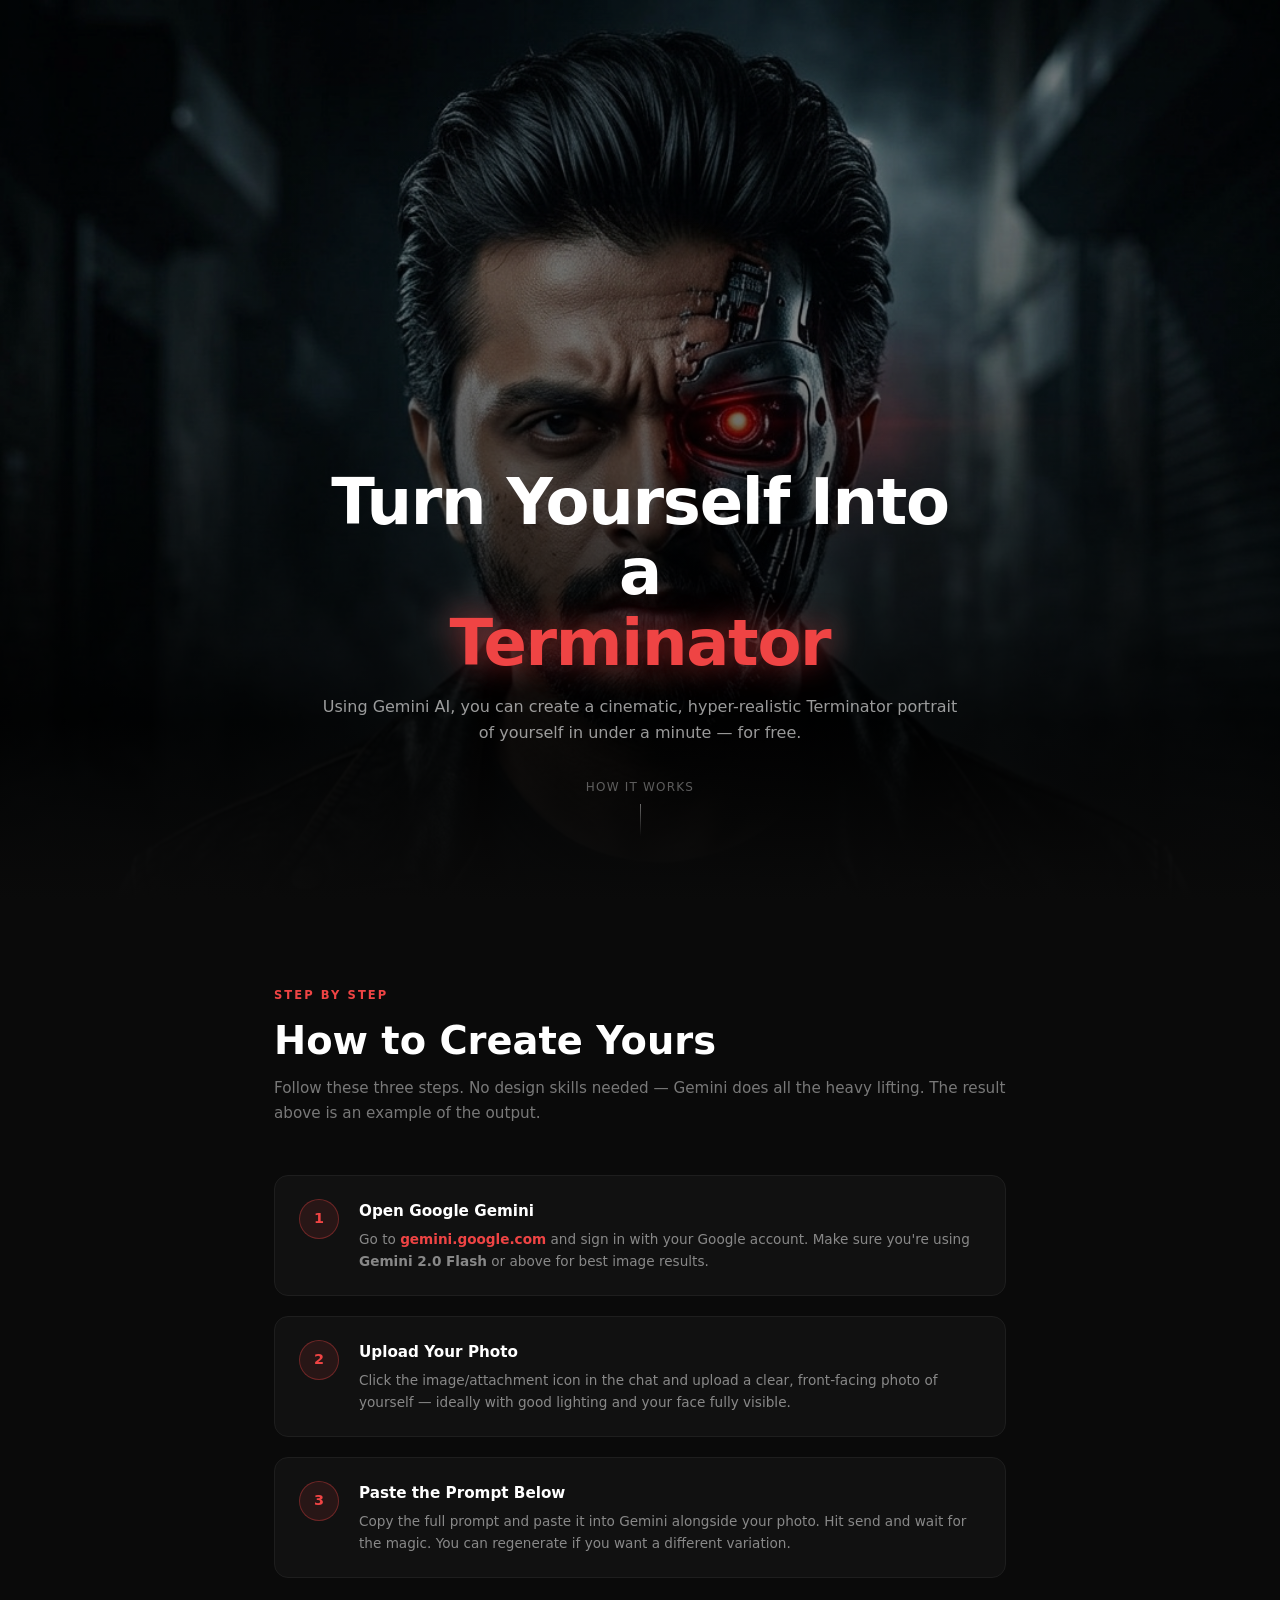
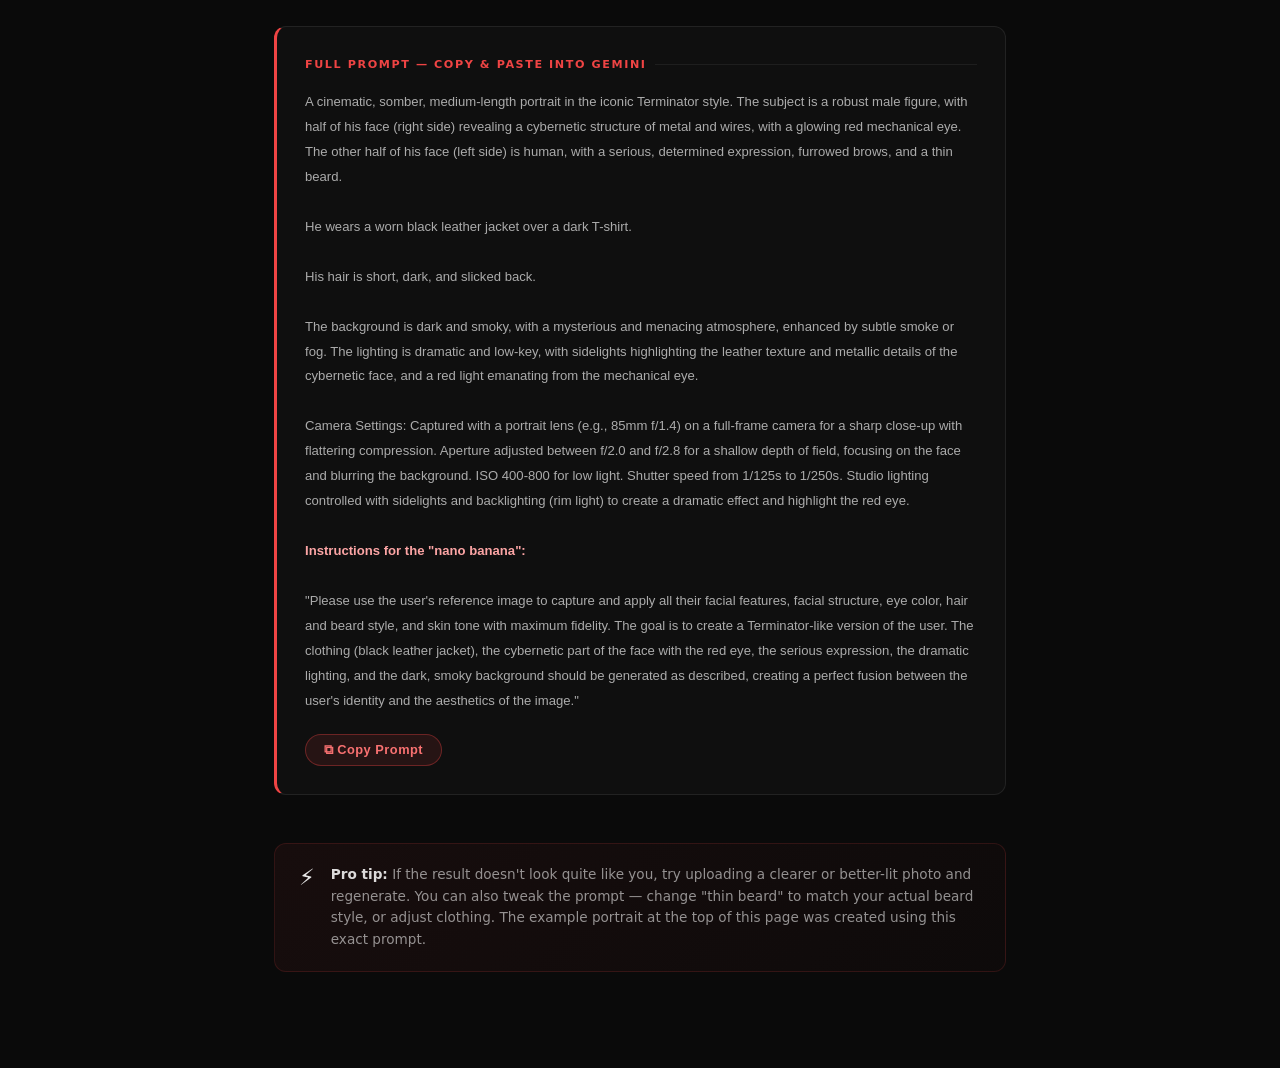
<file: terminator.html>
<!DOCTYPE html>
<html lang="en">
<head>
  <meta charset="UTF-8" />
  <meta name="viewport" content="width=device-width, initial-scale=1.0" />
  <title>AI Terminator Portrait Generator | Junaid Ashraf</title>
  <meta name="description" content="Turn yourself into a Terminator using Gemini AI. Free prompt included." />
  <link rel="stylesheet" href="style.css" />
  <style>
    /* ---- Page-specific overrides ---- */
    body { background: #0a0a0a; }

    .term-hero {
      position: relative;
      min-height: 100vh;
      display: flex;
      flex-direction: column;
      align-items: center;
      justify-content: flex-end;
      overflow: hidden;
      padding-bottom: 4rem;
    }

    .term-hero-img {
      position: absolute;
      inset: 0;
      width: 100%;
      height: 100%;
      object-fit: cover;
      object-position: center top;
      filter: brightness(0.6);
    }

    .term-hero-overlay {
      position: absolute;
      inset: 0;
      background: linear-gradient(
        to bottom,
        rgba(0,0,0,0.1) 0%,
        rgba(0,0,0,0.15) 40%,
        rgba(0,0,0,0.85) 80%,
        rgba(10,10,10,1) 100%
      );
    }

    .term-hero-content {
      position: relative;
      z-index: 1;
      text-align: center;
      max-width: 700px;
      padding: 0 1.5rem;
    }

    .term-badge {
      display: inline-flex;
      align-items: center;
      gap: 0.5rem;
      background: rgba(220,38,38,0.12);
      border: 1px solid rgba(220,38,38,0.4);
      border-radius: 50px;
      padding: 0.35rem 1rem;
      font-size: 0.75rem;
      font-weight: 700;
      color: #f87171;
      letter-spacing: 0.12em;
      text-transform: uppercase;
      margin-bottom: 1.25rem;
    }

    .term-badge::before {
      content: '';
      width: 6px;
      height: 6px;
      border-radius: 50%;
      background: #ef4444;
      animation: pulse-red 1.5s ease-in-out infinite;
    }

    @keyframes pulse-red {
      0%, 100% { opacity: 1; transform: scale(1); box-shadow: 0 0 0 0 rgba(239,68,68,0.4); }
      50%       { opacity: 0.6; transform: scale(0.8); box-shadow: 0 0 0 6px rgba(239,68,68,0); }
    }

    .term-title {
      font-size: clamp(2.2rem, 7vw, 4rem);
      font-weight: 900;
      line-height: 1.1;
      color: #ffffff;
      margin-bottom: 1rem;
      letter-spacing: -0.02em;
    }

    .term-title span {
      color: #ef4444;
      text-shadow: 0 0 32px rgba(239,68,68,0.6);
    }

    .term-sub {
      font-size: 1rem;
      color: rgba(255,255,255,0.6);
      margin-bottom: 2rem;
      line-height: 1.6;
    }

    .term-scroll-hint {
      display: flex;
      flex-direction: column;
      align-items: center;
      gap: 0.4rem;
      color: rgba(255,255,255,0.35);
      font-size: 0.75rem;
      letter-spacing: 0.1em;
      text-transform: uppercase;
      animation: bounce 2s ease-in-out infinite;
    }

    .term-scroll-hint::after {
      content: '';
      width: 1px;
      height: 32px;
      background: linear-gradient(to bottom, rgba(255,255,255,0.4), transparent);
    }

    @keyframes bounce {
      0%, 100% { transform: translateY(0); }
      50%       { transform: translateY(6px); }
    }

    /* ---- Instructions Section ---- */
    .term-instructions {
      background: #0a0a0a;
      padding: 5rem 0 6rem;
    }

    .term-container {
      max-width: 780px;
      margin: 0 auto;
      padding: 0 1.5rem;
    }

    .step-label {
      display: inline-block;
      font-size: 0.72rem;
      font-weight: 700;
      letter-spacing: 0.18em;
      text-transform: uppercase;
      color: #ef4444;
      margin-bottom: 0.75rem;
    }

    .term-section-title {
      font-size: clamp(1.6rem, 4vw, 2.4rem);
      font-weight: 800;
      color: #ffffff;
      margin-bottom: 0.75rem;
      line-height: 1.2;
    }

    .term-section-sub {
      font-size: 0.95rem;
      color: rgba(255,255,255,0.45);
      margin-bottom: 3rem;
      line-height: 1.7;
    }

    /* Steps */
    .steps {
      display: flex;
      flex-direction: column;
      gap: 1.25rem;
      margin-bottom: 3rem;
    }

    .step-card {
      display: flex;
      gap: 1.25rem;
      align-items: flex-start;
      background: #111;
      border: 1px solid #1e1e1e;
      border-radius: 14px;
      padding: 1.4rem 1.5rem;
      transition: border-color 0.3s;
    }

    .step-card:hover {
      border-color: rgba(239,68,68,0.3);
    }

    .step-num {
      width: 40px;
      height: 40px;
      border-radius: 50%;
      background: rgba(239,68,68,0.1);
      border: 1.5px solid rgba(239,68,68,0.35);
      color: #ef4444;
      font-size: 0.9rem;
      font-weight: 800;
      display: flex;
      align-items: center;
      justify-content: center;
      flex-shrink: 0;
    }

    .step-body h3 {
      font-size: 0.95rem;
      font-weight: 700;
      color: #ffffff;
      margin-bottom: 0.3rem;
    }

    .step-body p {
      font-size: 0.85rem;
      color: rgba(255,255,255,0.5);
      line-height: 1.6;
      margin: 0;
    }

    .step-body a {
      color: #ef4444;
      font-weight: 600;
    }

    /* Prompt Box */
    .prompt-box {
      background: #0f0f0f;
      border: 1px solid #222;
      border-left: 3px solid #ef4444;
      border-radius: 12px;
      padding: 1.75rem;
      margin-bottom: 3rem;
      position: relative;
    }

    .prompt-box-label {
      font-size: 0.7rem;
      font-weight: 700;
      letter-spacing: 0.14em;
      text-transform: uppercase;
      color: #ef4444;
      margin-bottom: 1rem;
      display: flex;
      align-items: center;
      gap: 0.5rem;
    }

    .prompt-box-label::after {
      content: '';
      flex: 1;
      height: 1px;
      background: #1e1e1e;
    }

    .prompt-text {
      font-size: 0.82rem;
      line-height: 1.9;
      color: rgba(255,255,255,0.65);
      font-family: 'Segoe UI', sans-serif;
      white-space: pre-wrap;
    }

    .prompt-text .highlight {
      color: #fca5a5;
      font-weight: 600;
    }

    .copy-btn {
      margin-top: 1.25rem;
      display: inline-flex;
      align-items: center;
      gap: 0.5rem;
      background: rgba(239,68,68,0.1);
      border: 1.5px solid rgba(239,68,68,0.35);
      border-radius: 50px;
      padding: 0.45rem 1.1rem;
      font-size: 0.8rem;
      font-weight: 700;
      color: #f87171;
      cursor: pointer;
      transition: all 0.2s;
      letter-spacing: 0.04em;
    }

    .copy-btn:hover {
      background: rgba(239,68,68,0.18);
      border-color: #ef4444;
      color: #fff;
    }

    .copy-btn.copied {
      background: rgba(34,197,94,0.1);
      border-color: rgba(34,197,94,0.4);
      color: #86efac;
    }

    /* Result note */
    .result-note {
      background: linear-gradient(135deg, rgba(239,68,68,0.06), rgba(239,68,68,0.02));
      border: 1px solid rgba(239,68,68,0.15);
      border-radius: 12px;
      padding: 1.25rem 1.5rem;
      display: flex;
      gap: 1rem;
      align-items: flex-start;
    }

    .result-note-icon {
      font-size: 1.4rem;
      flex-shrink: 0;
      line-height: 1;
      margin-top: 0.1rem;
    }

    .result-note p {
      font-size: 0.85rem;
      color: rgba(255,255,255,0.55);
      line-height: 1.6;
      margin: 0;
    }

    .result-note strong {
      color: rgba(255,255,255,0.85);
    }

    /* Back link */
    .back-link {
      display: inline-flex;
      align-items: center;
      gap: 0.4rem;
      color: rgba(255,255,255,0.35);
      font-size: 0.82rem;
      font-weight: 500;
      text-decoration: none;
      margin-bottom: 3rem;
      transition: color 0.2s;
    }

    .back-link:hover { color: rgba(255,255,255,0.7); }

    @media (max-width: 600px) {
      .term-hero { min-height: 100svh; }
    }
  </style>
</head>
<body>

<!-- ===== HERO ===== -->
  <section class="term-hero">
    <img src="terminator-example.jpg" alt="AI Terminator Portrait Example" class="term-hero-img"/>
    <div class="term-hero-overlay"></div>
    <div class="term-hero-content">
<h1 class="term-title">Turn Yourself Into a<br><span>Terminator</span></h1>
      <p class="term-sub">Using Gemini AI, you can create a cinematic, hyper-realistic Terminator portrait of yourself in under a minute — for free.</p>
      <div class="term-scroll-hint">How it works</div>
    </div>
  </section>

  <!-- ===== INSTRUCTIONS ===== -->
  <section class="term-instructions">
    <div class="term-container">

<div class="step-label">Step by Step</div>
      <h2 class="term-section-title">How to Create Yours</h2>
      <p class="term-section-sub">Follow these three steps. No design skills needed — Gemini does all the heavy lifting. The result above is an example of the output.</p>

      <div class="steps">
        <div class="step-card">
          <div class="step-num">1</div>
          <div class="step-body">
            <h3>Open Google Gemini</h3>
            <p>Go to <a href="https://gemini.google.com" target="_blank" rel="noopener">gemini.google.com</a> and sign in with your Google account. Make sure you're using <strong>Gemini 2.0 Flash</strong> or above for best image results.</p>
          </div>
        </div>

        <div class="step-card">
          <div class="step-num">2</div>
          <div class="step-body">
            <h3>Upload Your Photo</h3>
            <p>Click the image/attachment icon in the chat and upload a clear, front-facing photo of yourself — ideally with good lighting and your face fully visible.</p>
          </div>
        </div>

        <div class="step-card">
          <div class="step-num">3</div>
          <div class="step-body">
            <h3>Paste the Prompt Below</h3>
            <p>Copy the full prompt and paste it into Gemini alongside your photo. Hit send and wait for the magic. You can regenerate if you want a different variation.</p>
          </div>
        </div>
      </div>

      <!-- Prompt -->
      <div class="prompt-box">
        <div class="prompt-box-label">Full Prompt — Copy &amp; Paste into Gemini</div>
        <div class="prompt-text" id="promptText">A cinematic, somber, medium-length portrait in the iconic Terminator style. The subject is a robust male figure, with half of his face (right side) revealing a cybernetic structure of metal and wires, with a glowing red mechanical eye. The other half of his face (left side) is human, with a serious, determined expression, furrowed brows, and a thin beard.

He wears a worn black leather jacket over a dark T-shirt.

His hair is short, dark, and slicked back.

The background is dark and smoky, with a mysterious and menacing atmosphere, enhanced by subtle smoke or fog. The lighting is dramatic and low-key, with sidelights highlighting the leather texture and metallic details of the cybernetic face, and a red light emanating from the mechanical eye.

Camera Settings: Captured with a portrait lens (e.g., 85mm f/1.4) on a full-frame camera for a sharp close-up with flattering compression. Aperture adjusted between f/2.0 and f/2.8 for a shallow depth of field, focusing on the face and blurring the background. ISO 400-800 for low light. Shutter speed from 1/125s to 1/250s. Studio lighting controlled with sidelights and backlighting (rim light) to create a dramatic effect and highlight the red eye.

<span class="highlight">Instructions for the "nano banana":</span>

"Please use the user's reference image to capture and apply all their facial features, facial structure, eye color, hair and beard style, and skin tone with maximum fidelity. The goal is to create a Terminator-like version of the user. The clothing (black leather jacket), the cybernetic part of the face with the red eye, the serious expression, the dramatic lighting, and the dark, smoky background should be generated as described, creating a perfect fusion between the user's identity and the aesthetics of the image."</div>
        <button class="copy-btn" id="copyBtn" onclick="copyPrompt()">⧉ Copy Prompt</button>
      </div>

      <div class="result-note">
        <div class="result-note-icon">⚡</div>
        <p><strong>Pro tip:</strong> If the result doesn't look quite like you, try uploading a clearer or better-lit photo and regenerate. You can also tweak the prompt — change "thin beard" to match your actual beard style, or adjust clothing. The example portrait at the top of this page was created using this exact prompt.</p>
      </div>

    </div>
  </section>

  <script>
    function copyPrompt() {
      const text = document.getElementById('promptText').innerText;
      navigator.clipboard.writeText(text).then(() => {
        const btn = document.getElementById('copyBtn');
        btn.textContent = '✓ Copied!';
        btn.classList.add('copied');
        setTimeout(() => {
          btn.textContent = '⧉ Copy Prompt';
          btn.classList.remove('copied');
        }, 2500);
      });
    }
  </script>

</body>
</html>
</file>
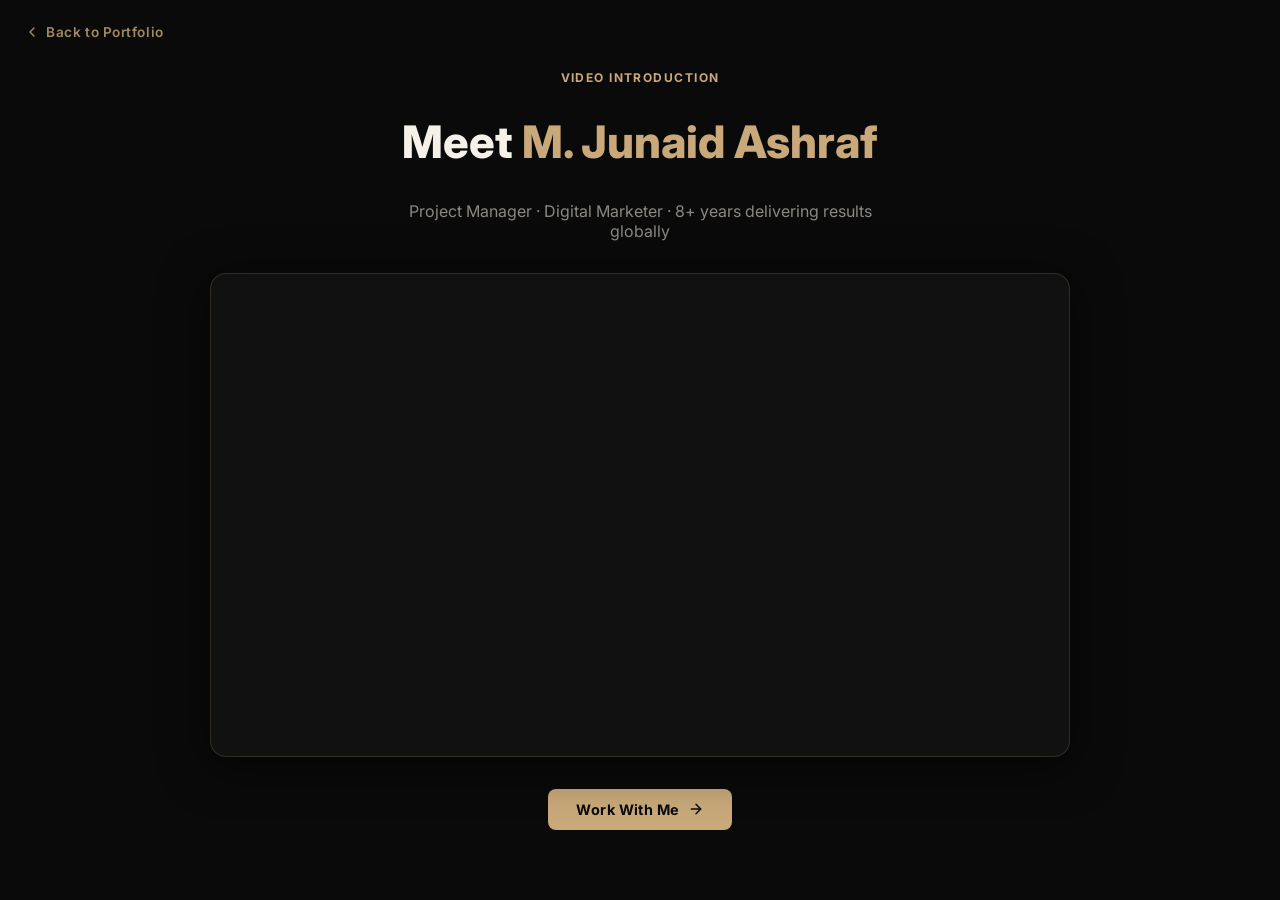
<file: video.html>
<!DOCTYPE html>
<html lang="en">
<head>
  <meta charset="UTF-8"/>
  <meta name="viewport" content="width=device-width, initial-scale=1.0"/>
  <title>M. Junaid Ashraf — Video Introduction</title>
  <link rel="preconnect" href="https://fonts.googleapis.com"/>
  <link rel="preconnect" href="https://fonts.gstatic.com" crossorigin/>
  <link href="https://fonts.googleapis.com/css2?family=Inter:wght@400;500;600;700;800;900&display=swap" rel="stylesheet"/>
  <style>
    *, *::before, *::after { box-sizing: border-box; margin: 0; padding: 0; }

    :root {
      --accent: #C9A97A;
      --bg: #0a0a0a;
      --text: #f5f0e8;
      --text-muted: rgba(245,240,232,0.55);
    }

    body {
      font-family: 'Inter', sans-serif;
      background: var(--bg);
      color: var(--text);
      min-height: 100vh;
      display: flex;
      flex-direction: column;
      align-items: center;
      justify-content: center;
      padding: 2rem 1.5rem;
    }

    .back-link {
      position: fixed;
      top: 1.5rem;
      left: 1.5rem;
      display: inline-flex;
      align-items: center;
      gap: 0.4rem;
      color: var(--accent);
      text-decoration: none;
      font-size: 0.85rem;
      font-weight: 600;
      letter-spacing: 0.04em;
      opacity: 0.8;
      transition: opacity 0.2s;
    }
    .back-link:hover { opacity: 1; }
    .back-link svg { width: 16px; height: 16px; }

    .wrapper {
      width: 100%;
      max-width: 860px;
      display: flex;
      flex-direction: column;
      align-items: center;
      gap: 2rem;
    }

    .label {
      font-size: 0.75rem;
      font-weight: 700;
      letter-spacing: 0.12em;
      text-transform: uppercase;
      color: var(--accent);
    }

    h1 {
      font-size: clamp(1.8rem, 4vw, 2.8rem);
      font-weight: 800;
      text-align: center;
      line-height: 1.15;
    }

    h1 span { color: var(--accent); }

    .sub {
      color: var(--text-muted);
      font-size: 1rem;
      text-align: center;
      max-width: 480px;
    }

    .video-shell {
      width: 100%;
      background: #111;
      border-radius: 16px;
      overflow: hidden;
      border: 1px solid rgba(201,169,122,0.18);
      box-shadow: 0 8px 48px rgba(0,0,0,0.6);
      position: relative;
      aspect-ratio: 16/9;
    }

    .video-shell iframe {
      position: absolute;
      inset: 0;
      width: 100%;
      height: 100%;
      border: none;
      display: block;
    }

    .cta {
      display: inline-flex;
      align-items: center;
      gap: 0.5rem;
      background: var(--accent);
      color: #0a0a0a;
      font-weight: 700;
      font-size: 0.9rem;
      padding: 0.75rem 1.75rem;
      border-radius: 8px;
      text-decoration: none;
      letter-spacing: 0.03em;
      transition: opacity 0.2s;
    }
    .cta:hover { opacity: 0.88; }
  </style>
</head>
<body>

  <a href="index.html" class="back-link">
    <svg viewBox="0 0 24 24" fill="none" stroke="currentColor" stroke-width="2.2" stroke-linecap="round" stroke-linejoin="round">
      <polyline points="15 18 9 12 15 6"/>
    </svg>
    Back to Portfolio
  </a>

  <div class="wrapper">
    <div class="label">Video Introduction</div>
    <h1>Meet <span>M. Junaid Ashraf</span></h1>
    <p class="sub">Project Manager · Digital Marketer · 8+ years delivering results globally</p>

    <div class="video-shell">
      <iframe
        src="https://app.heygen.com/embeds/e09daac327b144fd850560edfa841022"
        title="M. Junaid Ashraf — Video Introduction"
        allow="autoplay; fullscreen"
        allowfullscreen
      ></iframe>
    </div>

    <a href="index.html#contact" class="cta">
      Work With Me
      <svg width="16" height="16" viewBox="0 0 24 24" fill="none" stroke="currentColor" stroke-width="2.2" stroke-linecap="round" stroke-linejoin="round">
        <line x1="5" y1="12" x2="19" y2="12"/><polyline points="12 5 19 12 12 19"/>
      </svg>
    </a>
  </div>

</body>
</html>
</file>
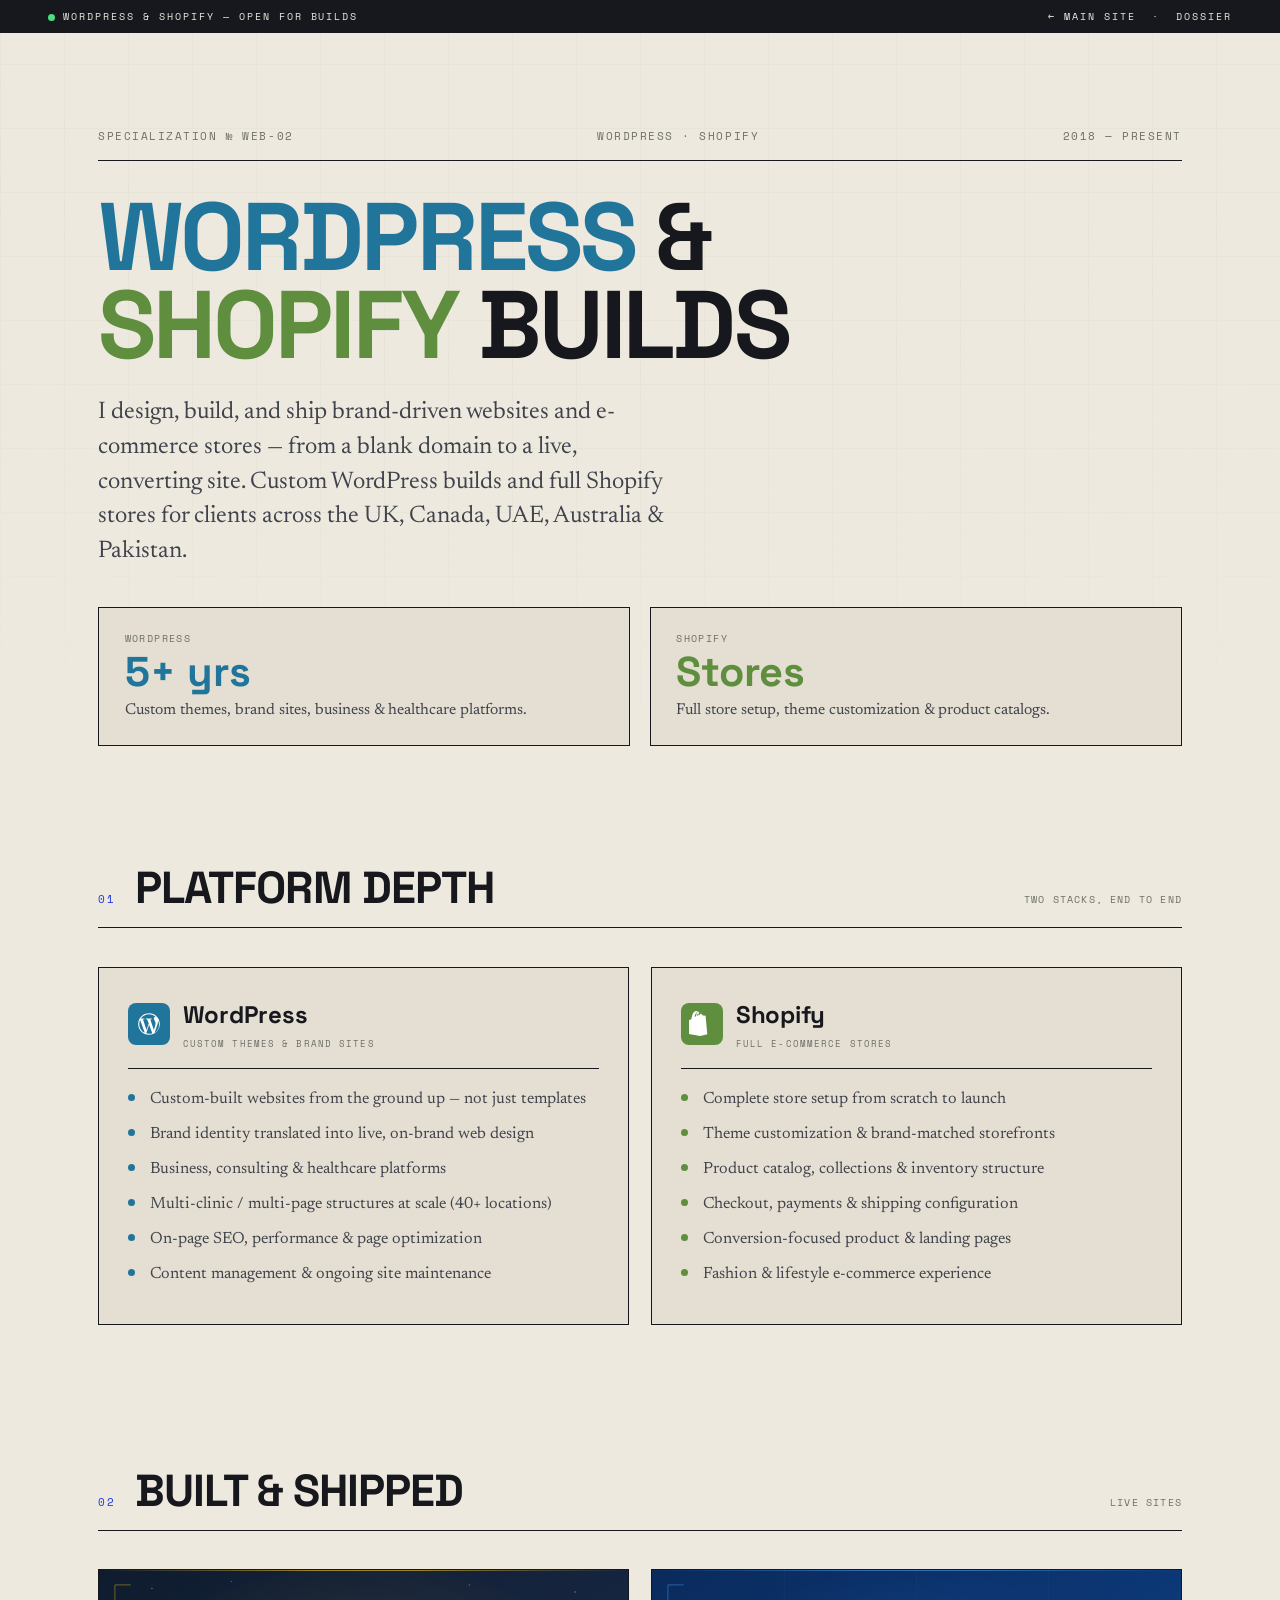
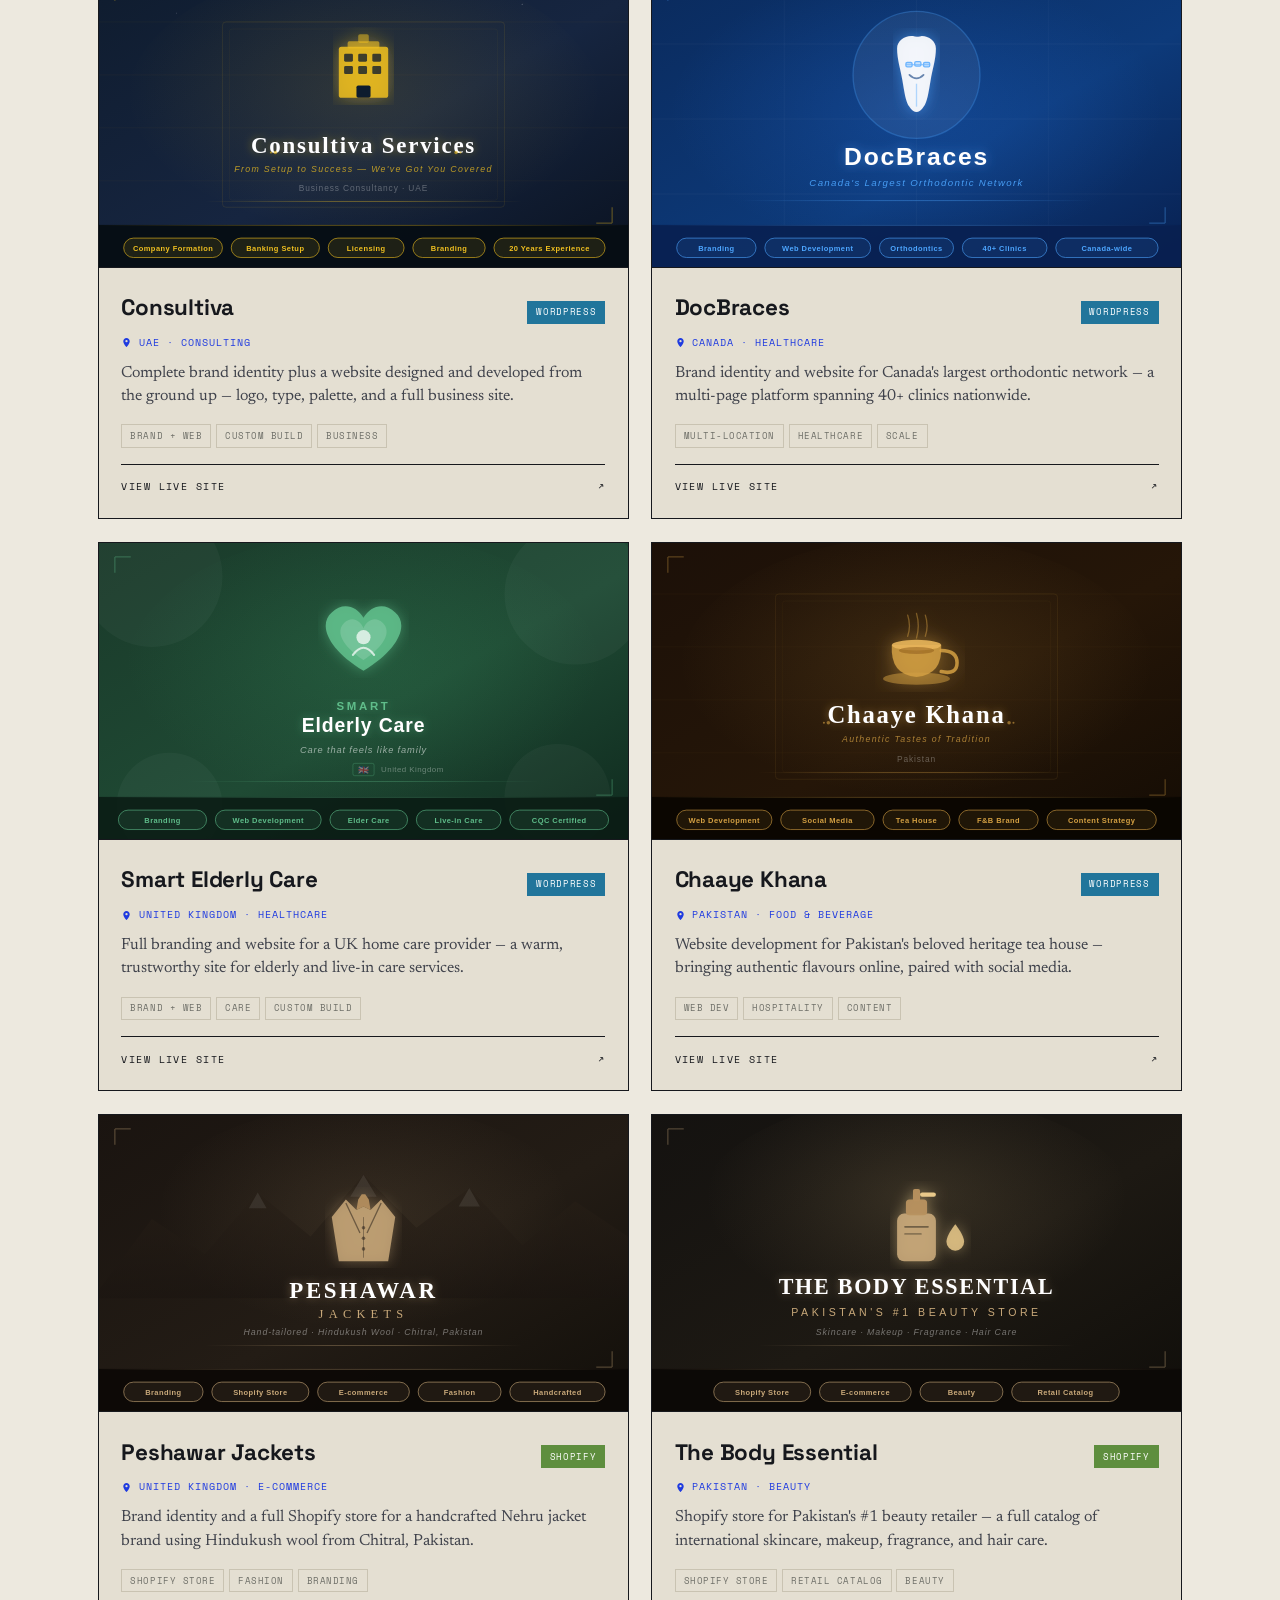
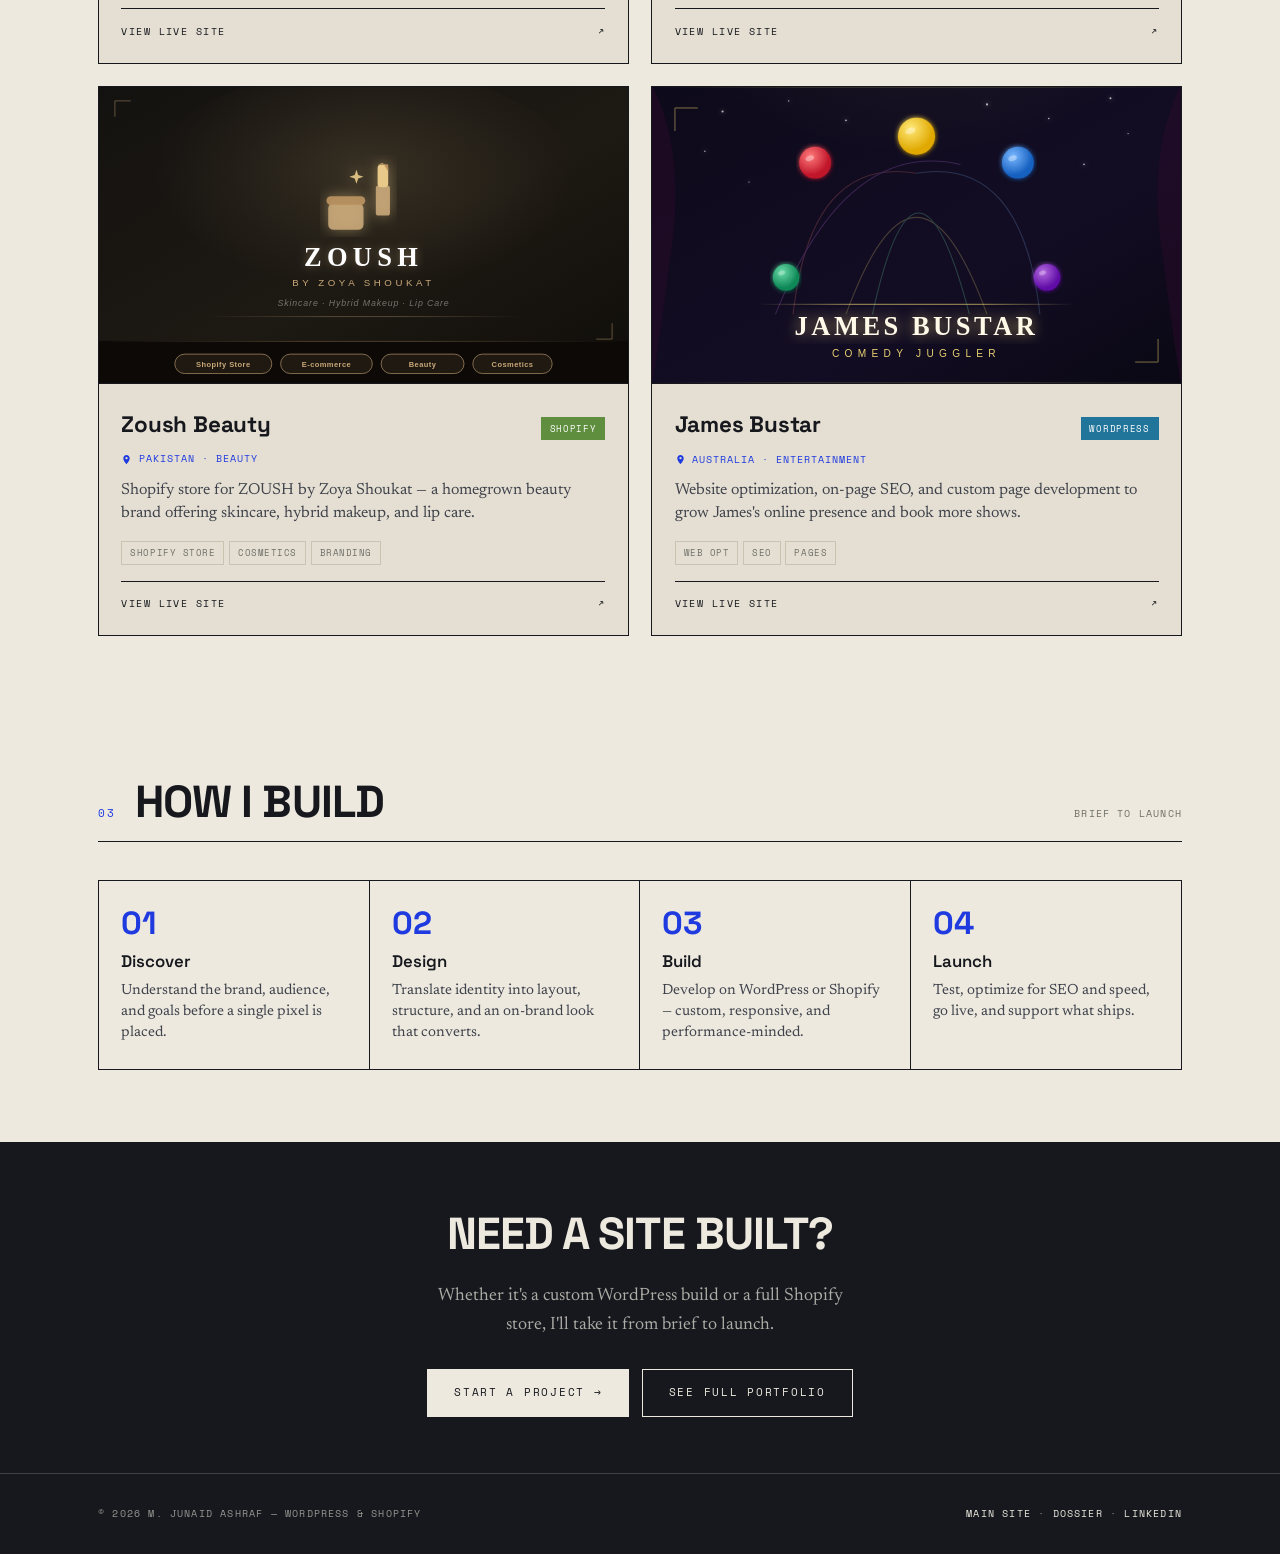
<file: web-development.html>
<!DOCTYPE html>
<html lang="en">
<head>
<meta charset="UTF-8"/>
<meta name="viewport" content="width=device-width, initial-scale=1.0"/>
<title>M. Junaid Ashraf — WordPress & Shopify Development</title>
<meta name="description" content="WordPress & Shopify specialist — brand-driven websites and e-commerce stores built and shipped for clients across the UK, Canada, UAE, Australia and Pakistan."/>
<link rel="preconnect" href="https://fonts.googleapis.com"/>
<link rel="preconnect" href="https://fonts.gstatic.com" crossorigin/>
<link href="https://fonts.googleapis.com/css2?family=Space+Grotesk:wght@400;500;600;700&family=Newsreader:ital,opsz,wght@0,6..72,400;0,6..72,500;1,6..72,400&family=Space+Mono:wght@400;700&display=swap" rel="stylesheet"/>
<style>
:root{
  --paper:#EDE9DF;--paper-2:#E4DFD2;--ink:#16181D;--ink-soft:#40434C;--ink-mute:#6E6F68;
  --line:#C9C3B2;--signal:#1F3BE0;
  --wp:#21759B;   /* WordPress blue */
  --shop:#5E8E3E; /* Shopify green */
  --disp:'Space Grotesk',sans-serif;--body:'Newsreader',Georgia,serif;--mono:'Space Mono',ui-monospace,monospace;
}
*,*::before,*::after{box-sizing:border-box;margin:0;padding:0;}
html{scroll-behavior:smooth;}
body{background:var(--paper);color:var(--ink);font-family:var(--body);font-size:18px;line-height:1.6;-webkit-font-smoothing:antialiased;overflow-x:hidden;}
@media (prefers-reduced-motion:reduce){html{scroll-behavior:auto;}*{animation:none!important;transition:none!important;}}
body::before{content:'';position:fixed;inset:0;z-index:0;pointer-events:none;
  background-image:linear-gradient(var(--line) 1px,transparent 1px),linear-gradient(90deg,var(--line) 1px,transparent 1px);
  background-size:64px 64px;opacity:.14;mask-image:radial-gradient(ellipse 120% 90% at 50% 0%,#000 40%,transparent 100%);}
.wrap{max-width:1180px;margin:0 auto;padding:0 clamp(1.25rem,4vw,3rem);position:relative;z-index:2;}

.statusbar{position:fixed;top:0;left:0;right:0;z-index:40;display:flex;justify-content:space-between;align-items:center;
  padding:.55rem clamp(1.25rem,4vw,3rem);background:var(--ink);color:var(--paper);
  font-family:var(--mono);font-size:.62rem;letter-spacing:.2em;text-transform:uppercase;}
.statusbar a{color:var(--paper);text-decoration:none;border-bottom:1px solid transparent;transition:border-color .2s;}
.statusbar a:hover{border-color:var(--paper);}
.statusbar .dot{display:inline-block;width:7px;height:7px;border-radius:50%;background:#4ADE80;margin-right:.5rem;vertical-align:middle;animation:blink 2.4s ease-in-out infinite;}
@keyframes blink{0%,100%{opacity:1}50%{opacity:.3}}

/* hero */
.hero{padding:8rem 0 3rem;}
.hero-file{display:flex;justify-content:space-between;border-bottom:1.5px solid var(--ink);padding-bottom:.9rem;margin-bottom:2rem;color:var(--ink-mute);font-family:var(--mono);font-size:.68rem;letter-spacing:.14em;text-transform:uppercase;flex-wrap:wrap;gap:.4rem;}
.hero h1{font-family:var(--disp);font-weight:700;font-size:clamp(2.6rem,8vw,6rem);line-height:.92;letter-spacing:-.03em;text-transform:uppercase;}
.hero h1 .wpc{color:var(--wp);}
.hero h1 .shc{color:var(--shop);}
.hero-lede{font-size:clamp(1.15rem,2.2vw,1.5rem);line-height:1.45;max-width:44ch;margin-top:1.6rem;color:var(--ink-soft);}
.platstat{display:grid;grid-template-columns:1fr 1fr;gap:1.2rem;margin-top:2.4rem;}
.ps{border:1.5px solid var(--ink);padding:1.4rem 1.6rem;background:var(--paper-2);}
.ps .pt{font-family:var(--mono);font-size:.62rem;letter-spacing:.14em;text-transform:uppercase;color:var(--ink-mute);}
.ps .pn{font-family:var(--disp);font-weight:700;font-size:2.6rem;line-height:1;margin:.3rem 0;}
.ps.wp .pn{color:var(--wp);} .ps.sh .pn{color:var(--shop);}
.ps .pd{font-size:.98rem;color:var(--ink-soft);}

/* section shell */
.section{padding:4.5rem 0;}
.sec-head{display:flex;align-items:baseline;gap:1.2rem;margin-bottom:2.4rem;border-bottom:1.5px solid var(--ink);padding-bottom:1rem;flex-wrap:wrap;}
.sec-code{font-family:var(--mono);font-size:.7rem;letter-spacing:.16em;color:var(--signal);}
.sec-title{font-family:var(--disp);font-weight:700;font-size:clamp(1.7rem,4.5vw,2.8rem);letter-spacing:-.02em;text-transform:uppercase;line-height:1;}
.sec-note{margin-left:auto;font-family:var(--mono);font-size:.62rem;letter-spacing:.12em;color:var(--ink-mute);text-transform:uppercase;}

/* capability split */
.split{display:grid;grid-template-columns:1fr 1fr;gap:1.4rem;}
.plat{border:1.5px solid var(--ink);padding:1.8rem;background:var(--paper-2);}
.plat-top{display:flex;align-items:center;gap:.8rem;border-bottom:1.5px solid var(--ink);padding-bottom:1rem;margin-bottom:1.1rem;}
.plat-logo{width:42px;height:42px;border-radius:8px;display:flex;align-items:center;justify-content:center;flex-shrink:0;}
.plat-logo svg{width:26px;height:26px;fill:#fff;}
.plat.wp .plat-logo{background:var(--wp);} .plat.sh .plat-logo{background:var(--shop);}
.plat h3{font-family:var(--disp);font-weight:700;font-size:1.5rem;letter-spacing:-.01em;}
.plat h3 small{display:block;font-family:var(--mono);font-size:.58rem;letter-spacing:.12em;text-transform:uppercase;color:var(--ink-mute);font-weight:400;margin-top:2px;}
.plat ul{list-style:none;}
.plat li{position:relative;padding-left:1.4rem;margin-bottom:.55rem;color:var(--ink-soft);font-size:1.02rem;}
.plat.wp li::before{content:'';position:absolute;left:0;top:.5em;width:7px;height:7px;background:var(--wp);border-radius:50%;}
.plat.sh li::before{content:'';position:absolute;left:0;top:.5em;width:7px;height:7px;background:var(--shop);border-radius:50%;}

/* project cards */
.pf-grid{display:grid;grid-template-columns:repeat(2,1fr);gap:1.4rem;}
.pf{background:var(--paper-2);border:1.5px solid var(--ink);display:flex;flex-direction:column;transition:transform .28s,box-shadow .28s;}
.pf:hover{transform:translateY(-5px);box-shadow:10px 10px 0 var(--ink);}
.pf-cover{aspect-ratio:16/9;overflow:hidden;border-bottom:1.5px solid var(--ink);background:var(--ink);}
.pf-cover img{width:100%;height:100%;object-fit:cover;display:block;transition:transform .5s;}
.pf:hover .pf-cover img{transform:scale(1.04);}
.pf-body{padding:1.4rem;display:flex;flex-direction:column;flex:1;}
.pf-top{display:flex;justify-content:space-between;align-items:baseline;gap:1rem;}
.pf-name{font-family:var(--disp);font-weight:700;font-size:1.4rem;letter-spacing:-.01em;}
.pf-badge{font-family:var(--mono);font-size:.55rem;letter-spacing:.08em;text-transform:uppercase;padding:.28rem .55rem;color:#fff;white-space:nowrap;}
.pf-badge.wp{background:var(--wp);} .pf-badge.sh{background:var(--shop);}
.pf-loc{font-family:var(--mono);font-size:.62rem;letter-spacing:.1em;text-transform:uppercase;color:var(--signal);margin:.55rem 0 .7rem;display:flex;align-items:center;gap:.4rem;}
.pf-loc svg{width:11px;height:11px;fill:var(--signal);}
.pf-desc{font-size:1rem;color:var(--ink-soft);line-height:1.45;flex:1;}
.pf-tags{display:flex;flex-wrap:wrap;gap:.3rem;margin:1rem 0;}
.pf-tags span{font-family:var(--mono);font-size:.55rem;letter-spacing:.06em;text-transform:uppercase;padding:.24rem .5rem;border:1px solid var(--line);color:var(--ink-mute);}
.pf-link{font-family:var(--mono);font-size:.64rem;letter-spacing:.14em;text-transform:uppercase;color:var(--ink);text-decoration:none;border-top:1.5px solid var(--ink);padding-top:.9rem;display:flex;justify-content:space-between;align-items:center;transition:color .2s;}
.pf-link:hover{color:var(--signal);}
.pf-link .arw{transition:transform .2s;}
.pf-link:hover .arw{transform:translate(3px,-3px);}

/* process */
.steps{display:grid;grid-template-columns:repeat(4,1fr);gap:0;border:1.5px solid var(--ink);}
.step{padding:1.6rem 1.4rem;border-right:1.5px solid var(--ink);}
.step:last-child{border-right:none;}
.step .sn{font-family:var(--disp);font-weight:700;font-size:2rem;color:var(--signal);line-height:1;}
.step h4{font-family:var(--disp);font-weight:600;font-size:1.05rem;margin:.6rem 0 .4rem;}
.step p{font-size:.92rem;color:var(--ink-soft);line-height:1.4;}

/* cta band */
.cta{background:var(--ink);color:var(--paper);padding:3.5rem 0;text-align:center;}
.cta h2{font-family:var(--disp);font-weight:700;font-size:clamp(1.8rem,4vw,2.8rem);letter-spacing:-.02em;text-transform:uppercase;}
.cta p{color:rgba(237,233,223,.7);margin:.8rem auto 1.8rem;max-width:44ch;}
.cta .btns{display:flex;gap:.8rem;justify-content:center;flex-wrap:wrap;}
.btn{font-family:var(--mono);font-size:.68rem;letter-spacing:.16em;text-transform:uppercase;padding:.9rem 1.6rem;text-decoration:none;display:inline-flex;align-items:center;gap:.5rem;border:1.5px solid var(--paper);transition:.2s;}
.btn-solid{background:var(--paper);color:var(--ink);}
.btn-solid:hover{background:#7C8BFF;border-color:#7C8BFF;color:#fff;}
.btn-ghost{color:var(--paper);}
.btn-ghost:hover{background:var(--paper);color:var(--ink);}

.foot{background:var(--ink);color:rgba(237,233,223,.6);border-top:1px solid rgba(237,233,223,.2);padding:2rem 0;font-family:var(--mono);font-size:.62rem;letter-spacing:.12em;text-transform:uppercase;}
.foot .fi{display:flex;justify-content:space-between;flex-wrap:wrap;gap:1rem;}
.foot a{color:var(--paper);text-decoration:none;}.foot a:hover{color:#7C8BFF;}

.rv{opacity:0;transform:translateY(24px);transition:opacity .7s cubic-bezier(.19,1,.22,1),transform .7s cubic-bezier(.19,1,.22,1);}
.rv.in{opacity:1;transform:none;}

@media (max-width:820px){
  body{font-size:16px;}
  .platstat,.split,.pf-grid{grid-template-columns:1fr;}
  .steps{grid-template-columns:1fr 1fr;}
  .step:nth-child(2){border-right:none;}
  .step:nth-child(1),.step:nth-child(2){border-bottom:1.5px solid var(--ink);}
  .sec-note{display:none;}
  .pf:hover{transform:none;box-shadow:5px 5px 0 var(--ink);}
}
@media (max-width:520px){.steps{grid-template-columns:1fr;}.step{border-right:none;border-bottom:1.5px solid var(--ink);}.step:last-child{border-bottom:none;}}
</style>
</head>
<body>

<div class="statusbar">
  <div><span class="dot"></span>WordPress &amp; Shopify — Open for builds</div>
  <div><a href="index.html">← Main site</a> &nbsp;·&nbsp; <a href="studio.html">Dossier</a></div>
</div>

<header class="hero" id="top">
  <div class="wrap">
    <div class="hero-file">
      <span>Specialization № WEB-02</span>
      <span>WordPress · Shopify</span>
      <span>2018 — Present</span>
    </div>
    <h1><span class="wpc">WordPress</span> &amp;<br><span class="shc">Shopify</span> Builds</h1>
    <p class="hero-lede">I design, build, and ship brand-driven websites and e-commerce stores — from a blank domain to a live, converting site. Custom WordPress builds and full Shopify stores for clients across the UK, Canada, UAE, Australia &amp; Pakistan.</p>
    <div class="platstat">
      <div class="ps wp"><div class="pt">WordPress</div><div class="pn">5+ yrs</div><div class="pd">Custom themes, brand sites, business &amp; healthcare platforms.</div></div>
      <div class="ps sh"><div class="pt">Shopify</div><div class="pn">Stores</div><div class="pd">Full store setup, theme customization &amp; product catalogs.</div></div>
    </div>
  </div>
</header>

<!-- WHAT I DO -->
<section class="section" id="capabilities">
  <div class="wrap">
    <div class="sec-head rv"><span class="sec-code">01</span><h2 class="sec-title">Platform Depth</h2><span class="sec-note">Two stacks, end to end</span></div>
    <div class="split">
      <div class="plat wp rv">
        <div class="plat-top">
          <div class="plat-logo"><svg viewBox="0 0 24 24"><path d="M12 2C6.48 2 2 6.48 2 12s4.48 10 10 10 10-4.48 10-10S17.52 2 12 2zM3.01 12c0-1.3.28-2.53.78-3.65l4.29 11.76C5.15 18.85 3.01 15.68 3.01 12zm8.99 8.99c-.88 0-1.73-.13-2.54-.36l2.7-7.85 2.77 7.58c.02.04.04.09.06.12-.94.33-1.94.51-2.99.51zm1.24-13.21c.54-.03 1.03-.09 1.03-.09.48-.06.43-.77-.06-.74 0 0-1.46.11-2.4.11-.88 0-2.37-.11-2.37-.11-.48-.03-.54.71-.05.74 0 0 .46.06.95.09l1.41 3.87-1.99 5.95-3.3-9.82c.54-.03 1.03-.09 1.03-.09.48-.06.43-.77-.06-.74 0 0-1.46.11-2.4.11-.17 0-.37 0-.58-.01C6.1 4.62 8.86 3.01 12 3.01c2.34 0 4.47.89 6.07 2.35-.04 0-.08-.01-.12-.01-.88 0-1.51.77-1.51 1.6 0 .74.43 1.37.88 2.11.34.6.74 1.37.74 2.48 0 .77-.3 1.66-.68 2.91l-.9 3-3.24-9.66zm6.65 4.22c.29-.75.44-1.53.44-2.31 0-.28-.02-.55-.05-.81.66 1.2 1.03 2.58 1.03 4.04 0 3.11-1.69 5.83-4.2 7.29l2.83-8.21z"/></svg></div>
          <h3>WordPress<small>Custom themes &amp; brand sites</small></h3>
        </div>
        <ul>
          <li>Custom-built websites from the ground up — not just templates</li>
          <li>Brand identity translated into live, on-brand web design</li>
          <li>Business, consulting &amp; healthcare platforms</li>
          <li>Multi-clinic / multi-page structures at scale (40+ locations)</li>
          <li>On-page SEO, performance &amp; page optimization</li>
          <li>Content management &amp; ongoing site maintenance</li>
        </ul>
      </div>
      <div class="plat sh rv">
        <div class="plat-top">
          <div class="plat-logo"><svg viewBox="0 0 24 24"><path d="M15.34 4.56c-.02-.13-.13-.2-.23-.21-.1-.01-2.06-.15-2.06-.15s-1.37-1.36-1.52-1.51c-.15-.15-.44-.1-.56-.07 0 0-.29.09-.76.24-.08-.26-.2-.58-.36-.9-.53-1.01-1.3-1.54-2.23-1.54h-.09c-.03-.03-.06-.07-.09-.1C6.76-.02 6.24.02 5.71.18 4.68.48 3.66 1.71 3.05 3.62c-.43 1.34-.76 3.02-.81 4.02-1.19.37-2.02.63-2.04.63-.6.19-.62.21-.7.78C-.56 9.48-2 20.86-2 20.86l12.3 2.3 6.66-1.66S15.36 4.7 15.34 4.56zM10.5 3.28c-.36.11-.76.24-1.19.37 0-.61-.08-1.46-.36-2.19.91.17 1.35 1.2 1.55 1.82zm-1.97-1.7c.31.7.4 1.65.4 2.31-.53.16-1.11.34-1.69.52.33-1.26.95-1.87 1.29-2.14.06-.05.13-.09.18-.11-.06-.28-.14-.48-.18-.58zm-.79-.75c.11 0 .21.02.3.06-.35.18-.72.53-.97 1.24-.28.79-.46 1.86-.53 2.79-.48.15-.95.29-1.38.42.24-1.13.98-3.78 2.51-4.42.19-.06.34-.09.47-.09z"/></svg></div>
          <h3>Shopify<small>Full e-commerce stores</small></h3>
        </div>
        <ul>
          <li>Complete store setup from scratch to launch</li>
          <li>Theme customization &amp; brand-matched storefronts</li>
          <li>Product catalog, collections &amp; inventory structure</li>
          <li>Checkout, payments &amp; shipping configuration</li>
          <li>Conversion-focused product &amp; landing pages</li>
          <li>Fashion &amp; lifestyle e-commerce experience</li>
        </ul>
      </div>
    </div>
  </div>
</section>

<!-- PROJECTS -->
<section class="section" id="work">
  <div class="wrap">
    <div class="sec-head rv"><span class="sec-code">02</span><h2 class="sec-title">Built &amp; Shipped</h2><span class="sec-note">Live sites</span></div>
    <div class="pf-grid">

      <article class="pf rv">
        <div class="pf-cover"><img src="portfolio/consultiva-cover.svg" alt="Consultiva Services"/></div>
        <div class="pf-body">
          <div class="pf-top"><h3 class="pf-name">Consultiva</h3><span class="pf-badge wp">WordPress</span></div>
          <div class="pf-loc"><svg viewBox="0 0 24 24"><path d="M12 2C8.13 2 5 5.13 5 9c0 5.25 7 13 7 13s7-7.75 7-13c0-3.87-3.13-7-7-7zm0 9.5a2.5 2.5 0 110-5 2.5 2.5 0 010 5z"/></svg>UAE · Consulting</div>
          <p class="pf-desc">Complete brand identity plus a website designed and developed from the ground up — logo, type, palette, and a full business site.</p>
          <div class="pf-tags"><span>Brand + Web</span><span>Custom Build</span><span>Business</span></div>
          <a href="https://www.consultivaservices.com" target="_blank" rel="noopener" class="pf-link">View live site <span class="arw">↗</span></a>
        </div>
      </article>

      <article class="pf rv">
        <div class="pf-cover"><img src="portfolio/docbraces-cover.svg" alt="DocBraces"/></div>
        <div class="pf-body">
          <div class="pf-top"><h3 class="pf-name">DocBraces</h3><span class="pf-badge wp">WordPress</span></div>
          <div class="pf-loc"><svg viewBox="0 0 24 24"><path d="M12 2C8.13 2 5 5.13 5 9c0 5.25 7 13 7 13s7-7.75 7-13c0-3.87-3.13-7-7-7zm0 9.5a2.5 2.5 0 110-5 2.5 2.5 0 010 5z"/></svg>Canada · Healthcare</div>
          <p class="pf-desc">Brand identity and website for Canada's largest orthodontic network — a multi-page platform spanning 40+ clinics nationwide.</p>
          <div class="pf-tags"><span>Multi-location</span><span>Healthcare</span><span>Scale</span></div>
          <a href="https://www.docbraces.com" target="_blank" rel="noopener" class="pf-link">View live site <span class="arw">↗</span></a>
        </div>
      </article>

      <article class="pf rv">
        <div class="pf-cover"><img src="portfolio/smartelderlycare-cover.svg" alt="Smart Elderly Care"/></div>
        <div class="pf-body">
          <div class="pf-top"><h3 class="pf-name">Smart Elderly Care</h3><span class="pf-badge wp">WordPress</span></div>
          <div class="pf-loc"><svg viewBox="0 0 24 24"><path d="M12 2C8.13 2 5 5.13 5 9c0 5.25 7 13 7 13s7-7.75 7-13c0-3.87-3.13-7-7-7zm0 9.5a2.5 2.5 0 110-5 2.5 2.5 0 010 5z"/></svg>United Kingdom · Healthcare</div>
          <p class="pf-desc">Full branding and website for a UK home care provider — a warm, trustworthy site for elderly and live-in care services.</p>
          <div class="pf-tags"><span>Brand + Web</span><span>Care</span><span>Custom Build</span></div>
          <a href="https://www.smartelderlycare.co.uk" target="_blank" rel="noopener" class="pf-link">View live site <span class="arw">↗</span></a>
        </div>
      </article>

      <article class="pf rv">
        <div class="pf-cover"><img src="portfolio/chaayekhana-cover.svg" alt="Chaaye Khana"/></div>
        <div class="pf-body">
          <div class="pf-top"><h3 class="pf-name">Chaaye Khana</h3><span class="pf-badge wp">WordPress</span></div>
          <div class="pf-loc"><svg viewBox="0 0 24 24"><path d="M12 2C8.13 2 5 5.13 5 9c0 5.25 7 13 7 13s7-7.75 7-13c0-3.87-3.13-7-7-7zm0 9.5a2.5 2.5 0 110-5 2.5 2.5 0 010 5z"/></svg>Pakistan · Food &amp; Beverage</div>
          <p class="pf-desc">Website development for Pakistan's beloved heritage tea house — bringing authentic flavours online, paired with social media.</p>
          <div class="pf-tags"><span>Web Dev</span><span>Hospitality</span><span>Content</span></div>
          <a href="https://www.chaayekhana.com" target="_blank" rel="noopener" class="pf-link">View live site <span class="arw">↗</span></a>
        </div>
      </article>

      <article class="pf rv">
        <div class="pf-cover"><img src="portfolio/peshawarjackets-cover.svg" alt="Peshawar Jackets"/></div>
        <div class="pf-body">
          <div class="pf-top"><h3 class="pf-name">Peshawar Jackets</h3><span class="pf-badge sh">Shopify</span></div>
          <div class="pf-loc"><svg viewBox="0 0 24 24"><path d="M12 2C8.13 2 5 5.13 5 9c0 5.25 7 13 7 13s7-7.75 7-13c0-3.87-3.13-7-7-7zm0 9.5a2.5 2.5 0 110-5 2.5 2.5 0 010 5z"/></svg>United Kingdom · E-commerce</div>
          <p class="pf-desc">Brand identity and a full Shopify store for a handcrafted Nehru jacket brand using Hindukush wool from Chitral, Pakistan.</p>
          <div class="pf-tags"><span>Shopify Store</span><span>Fashion</span><span>Branding</span></div>
          <a href="https://peshawarjackets.com" target="_blank" rel="noopener" class="pf-link">View live site <span class="arw">↗</span></a>
        </div>
      </article>

      <article class="pf rv">
        <div class="pf-cover"><img src="portfolio/thebodyessential-cover.svg" alt="The Body Essential"/></div>
        <div class="pf-body">
          <div class="pf-top"><h3 class="pf-name">The Body Essential</h3><span class="pf-badge sh">Shopify</span></div>
          <div class="pf-loc"><svg viewBox="0 0 24 24"><path d="M12 2C8.13 2 5 5.13 5 9c0 5.25 7 13 7 13s7-7.75 7-13c0-3.87-3.13-7-7-7zm0 9.5a2.5 2.5 0 110-5 2.5 2.5 0 010 5z"/></svg>Pakistan · Beauty</div>
          <p class="pf-desc">Shopify store for Pakistan's #1 beauty retailer — a full catalog of international skincare, makeup, fragrance, and hair care.</p>
          <div class="pf-tags"><span>Shopify Store</span><span>Retail Catalog</span><span>Beauty</span></div>
          <a href="https://thebodyessential.pk" target="_blank" rel="noopener" class="pf-link">View live site <span class="arw">↗</span></a>
        </div>
      </article>

      <article class="pf rv">
        <div class="pf-cover"><img src="portfolio/zoush-cover.svg" alt="Zoush Beauty"/></div>
        <div class="pf-body">
          <div class="pf-top"><h3 class="pf-name">Zoush Beauty</h3><span class="pf-badge sh">Shopify</span></div>
          <div class="pf-loc"><svg viewBox="0 0 24 24"><path d="M12 2C8.13 2 5 5.13 5 9c0 5.25 7 13 7 13s7-7.75 7-13c0-3.87-3.13-7-7-7zm0 9.5a2.5 2.5 0 110-5 2.5 2.5 0 010 5z"/></svg>Pakistan · Beauty</div>
          <p class="pf-desc">Shopify store for ZOUSH by Zoya Shoukat — a homegrown beauty brand offering skincare, hybrid makeup, and lip care.</p>
          <div class="pf-tags"><span>Shopify Store</span><span>Cosmetics</span><span>Branding</span></div>
          <a href="https://zoushbeauty.com" target="_blank" rel="noopener" class="pf-link">View live site <span class="arw">↗</span></a>
        </div>
      </article>

      <article class="pf rv">
        <div class="pf-cover"><img src="portfolio/james-bustar-cover.svg" alt="James Bustar"/></div>
        <div class="pf-body">
          <div class="pf-top"><h3 class="pf-name">James Bustar</h3><span class="pf-badge wp">WordPress</span></div>
          <div class="pf-loc"><svg viewBox="0 0 24 24"><path d="M12 2C8.13 2 5 5.13 5 9c0 5.25 7 13 7 13s7-7.75 7-13c0-3.87-3.13-7-7-7zm0 9.5a2.5 2.5 0 110-5 2.5 2.5 0 010 5z"/></svg>Australia · Entertainment</div>
          <p class="pf-desc">Website optimization, on-page SEO, and custom page development to grow James's online presence and book more shows.</p>
          <div class="pf-tags"><span>Web Opt</span><span>SEO</span><span>Pages</span></div>
          <a href="https://www.jamesbustar.com" target="_blank" rel="noopener" class="pf-link">View live site <span class="arw">↗</span></a>
        </div>
      </article>

    </div>
  </div>
</section>

<!-- PROCESS -->
<section class="section" id="process">
  <div class="wrap">
    <div class="sec-head rv"><span class="sec-code">03</span><h2 class="sec-title">How I Build</h2><span class="sec-note">Brief to launch</span></div>
    <div class="steps rv">
      <div class="step"><div class="sn">01</div><h4>Discover</h4><p>Understand the brand, audience, and goals before a single pixel is placed.</p></div>
      <div class="step"><div class="sn">02</div><h4>Design</h4><p>Translate identity into layout, structure, and an on-brand look that converts.</p></div>
      <div class="step"><div class="sn">03</div><h4>Build</h4><p>Develop on WordPress or Shopify — custom, responsive, and performance-minded.</p></div>
      <div class="step"><div class="sn">04</div><h4>Launch</h4><p>Test, optimize for SEO and speed, go live, and support what ships.</p></div>
    </div>
  </div>
</section>

<!-- CTA -->
<section class="cta" id="contact">
  <div class="wrap">
    <h2>Need a site built?</h2>
    <p>Whether it's a custom WordPress build or a full Shopify store, I'll take it from brief to launch.</p>
    <div class="btns">
      <a href="mailto:junaidashrafqureshi@gmail.com" class="btn btn-solid">Start a project →</a>
      <a href="index.html#portfolio" class="btn btn-ghost">See full portfolio</a>
    </div>
  </div>
</section>

<footer class="foot">
  <div class="wrap fi">
    <span>© 2026 M. Junaid Ashraf — WordPress &amp; Shopify</span>
    <span><a href="index.html">Main site</a> · <a href="studio.html">Dossier</a> · <a href="https://linkedin.com/in/marketingjunaid" target="_blank" rel="noopener">LinkedIn</a></span>
  </div>
</footer>

<script>
(function(){
  var io=new IntersectionObserver(function(es){es.forEach(function(e){if(e.isIntersecting){e.target.classList.add('in');io.unobserve(e.target);}});},{threshold:.12,rootMargin:'0px 0px -40px 0px'});
  document.querySelectorAll('.rv').forEach(function(el){io.observe(el);});
})();
</script>
</body>
</html>
</file>
<file: style.css>
/* =============================================
   RESET & BASE
   ============================================= */
*, *::before, *::after {
  box-sizing: border-box;
  margin: 0;
  padding: 0;
}

:root {
  --bg:        #111111;
  --bg-alt:    #161616;
  --surface:   #1c1c1c;
  --surface-2: #222222;
  --border:    #2a2a2a;
  --accent:    #c9a97a;
  --accent-dk: #a07848;
  --accent-lt: #e0c9a0;
  --text:      #e8e8e8;
  --text-muted:#8a8a8a;
  --text-dim:  #555555;
  --white:     #ffffff;
  --radius:    8px;
  --radius-lg: 16px;
  --shadow:    0 4px 24px rgba(0,0,0,0.4);
  --shadow-lg: 0 8px 48px rgba(0,0,0,0.6);
  --transition: 0.3s ease;
}

html {
  scroll-behavior: smooth;
  scroll-padding-top: 72px;
}

body {
  font-family: 'Segoe UI', system-ui, -apple-system, sans-serif;
  background: var(--bg);
  color: var(--text);
  line-height: 1.7;
  overflow-x: hidden;
}

img { display: block; max-width: 100%; }

a {
  color: var(--accent);
  text-decoration: none;
  transition: color var(--transition);
}
a:hover { color: var(--accent-lt); }

ul { list-style: none; }

/* =============================================
   TYPOGRAPHY UTILITIES
   ============================================= */
.accent { color: var(--accent); }

.section-label {
  display: inline-block;
  font-size: 0.78rem;
  font-weight: 600;
  letter-spacing: 0.15em;
  text-transform: uppercase;
  color: var(--accent);
  margin-bottom: 0.75rem;
}

.section-title {
  font-size: clamp(1.8rem, 4vw, 2.8rem);
  font-weight: 700;
  color: var(--white);
  line-height: 1.2;
  margin-bottom: 1.5rem;
}

.section-sub {
  font-size: 1.05rem;
  color: var(--text-muted);
  max-width: 580px;
  margin-bottom: 3rem;
}

/* =============================================
   LAYOUT
   ============================================= */
.container {
  width: 100%;
  max-width: 1160px;
  margin: 0 auto;
  padding: 0 1.5rem;
}

.section {
  padding: 6rem 0;
}

.section-alt {
  background: var(--bg-alt);
}

.section-light {
  background: #f5f0e8;
  --text:      #1a1a1a;
  --text-muted:#555555;
  --text-dim:  #999999;
  --surface:   #ffffff;
  --surface-2: #ece8e0;
  --border:    #ddd8ce;
  --white:     #1a1a1a;
  color: #1a1a1a;
}
.section-light .section-title { color: #1a1a1a; }
.section-light .section-sub   { color: #666666; }
.section-light .section-label { color: var(--accent-dk); }
.section-light .tag {
  background: #fff;
  border-color: #ddd8ce;
  color: #444;
}
.section-light .tag:hover {
  background: rgba(160,120,72,0.08);
  border-color: var(--accent-dk);
  color: var(--accent-dk);
}
.section-light .stat-card {
  background: #fff;
  border-color: #ddd8ce;
}
.section-light .stat-number { color: var(--accent-dk); }
.section-light .stat-label  { color: #444; }
.section-light .portfolio-card {
  background: #fff;
  border-color: #ddd8ce;
}
.section-light .portfolio-card:hover {
  border-color: var(--accent-dk);
  box-shadow: 0 12px 32px rgba(160,120,72,0.12);
}
.section-light .portfolio-initials {
  background: linear-gradient(135deg, rgba(160,120,72,0.15), rgba(160,120,72,0.04));
  border-color: rgba(160,120,72,0.3);
  color: var(--accent-dk);
}
.section-light .portfolio-info h3 { color: #1a1a1a; }
.section-light .industry-tag {
  background: #ece8e0;
  border-color: #ddd8ce;
  color: #666;
}
.section-light .portfolio-more { color: #888; }
.section-light .cert-card {
  background: #fff;
  border-color: #ddd8ce;
}
.section-light .cert-name   { color: #1a1a1a; }
.section-light .cert-issuer { color: #888; }
.section-light .skills-col-title { color: #1a1a1a; }

/* =============================================
   SCROLL ANIMATIONS
   ============================================= */
.reveal,
.fade-in {
  opacity: 0;
  transform: translateY(28px);
  transition: opacity 0.65s ease, transform 0.65s ease;
}

.reveal.visible,
.fade-in.visible {
  opacity: 1;
  transform: translateY(0);
}

/* =============================================
   NAVBAR
   ============================================= */
.navbar {
  position: fixed;
  top: 0;
  left: 0;
  right: 0;
  z-index: 1000;
  padding: 1.1rem 0;
  transition: background var(--transition), backdrop-filter var(--transition), box-shadow var(--transition);
}

.navbar.scrolled {
  background: rgba(17,17,17,0.85);
  backdrop-filter: blur(12px);
  -webkit-backdrop-filter: blur(12px);
  box-shadow: 0 1px 0 var(--border);
}

.nav-container {
  max-width: 1160px;
  margin: 0 auto;
  padding: 0 1.5rem;
  display: flex;
  align-items: center;
  justify-content: space-between;
}

.nav-logo {
  font-size: 1.15rem;
  font-weight: 700;
  color: var(--white);
  letter-spacing: 0.01em;
}
.nav-logo:hover { color: var(--accent); }

.nav-links {
  display: flex;
  gap: 2rem;
  align-items: center;
}

.nav-link {
  font-size: 0.9rem;
  font-weight: 500;
  color: var(--text-muted);
  transition: color var(--transition);
  position: relative;
}
.nav-link::after {
  content: '';
  position: absolute;
  bottom: -3px;
  left: 0;
  width: 0;
  height: 2px;
  background: var(--accent);
  transition: width var(--transition);
}
.nav-link:hover,
.nav-link.active {
  color: var(--white);
}
.nav-link:hover::after,
.nav-link.active::after {
  width: 100%;
}

.nav-toggle {
  display: none;
  flex-direction: column;
  gap: 5px;
  background: none;
  border: none;
  cursor: pointer;
  padding: 4px;
}
.nav-toggle span {
  display: block;
  width: 24px;
  height: 2px;
  background: var(--text);
  border-radius: 2px;
  transition: var(--transition);
}

/* =============================================
   HERO
   ============================================= */
.hero {
  position: relative;
  min-height: 100vh;
  display: flex;
  align-items: center;
  justify-content: center;
  text-align: center;
  overflow: hidden;
  background: #0a0a0a;
}

#heroCanvas {
  position: absolute;
  inset: 0;
  width: 100%;
  height: 100%;
  z-index: 0;
}

.hero-inner {
  position: relative;
  z-index: 1;
  max-width: 860px;
  padding: 8rem 1.5rem 4rem;
  width: 100%;
}

.hero-content {
  text-align: center;
}

.hero-badge {
  display: inline-flex;
  align-items: center;
  gap: 0.5rem;
  background: rgba(201,169,122,0.08);
  border: 1px solid rgba(201,169,122,0.25);
  border-radius: 50px;
  padding: 0.4rem 1.1rem;
  font-size: 0.78rem;
  font-weight: 600;
  color: var(--accent);
  letter-spacing: 0.08em;
  text-transform: uppercase;
  margin-bottom: 2rem;
}

.hero-badge::before {
  content: '';
  width: 7px;
  height: 7px;
  border-radius: 50%;
  background: var(--accent);
  animation: pulse 2s ease-in-out infinite;
}

@keyframes pulse {
  0%, 100% { opacity: 1; transform: scale(1); }
  50%       { opacity: 0.4; transform: scale(0.7); }
}

.hero-name {
  display: flex;
  flex-direction: column;
  font-size: clamp(3.5rem, 9vw, 7rem);
  font-weight: 900;
  line-height: 1;
  letter-spacing: -0.03em;
  color: var(--white);
  margin-bottom: 1.25rem;
  overflow: hidden;
}

.hero-name-line {
  display: block;
  transform: translateY(110%);
  animation: slideUp 0.9s cubic-bezier(0.16, 1, 0.3, 1) forwards;
}

.hero-name-line:nth-child(2) {
  animation-delay: 0.12s;
}

.accent-line {
  color: var(--accent);
}

@keyframes slideUp {
  to { transform: translateY(0); }
}

.hero-role-wrap {
  font-size: clamp(1.1rem, 2.5vw, 1.5rem);
  font-weight: 400;
  color: var(--text-muted);
  margin-bottom: 1.5rem;
  height: 2rem;
  display: flex;
  align-items: center;
  justify-content: center;
  gap: 0.35rem;
}

.hero-role-static { color: var(--text-muted); }

.hero-role-typed {
  color: var(--accent);
  font-weight: 600;
}

.hero-cursor {
  color: var(--accent);
  font-weight: 300;
  animation: blink 0.75s step-end infinite;
}

@keyframes blink {
  0%, 100% { opacity: 1; }
  50%       { opacity: 0; }
}

.hero-sub {
  font-size: clamp(0.95rem, 2vw, 1.1rem);
  color: var(--text-muted);
  max-width: 540px;
  margin: 0 auto 2.5rem;
  line-height: 1.8;
}

.hero-stats {
  display: flex;
  align-items: center;
  justify-content: center;
  gap: 2rem;
  margin-bottom: 2.5rem;
}

.hero-stat {
  display: flex;
  flex-direction: column;
  align-items: center;
  gap: 0.2rem;
}

.hero-stat-num {
  font-size: 1.8rem;
  font-weight: 800;
  color: var(--white);
  line-height: 1;
}

.hero-stat-label {
  font-size: 0.72rem;
  color: var(--text-dim);
  font-weight: 500;
  text-transform: uppercase;
  letter-spacing: 0.08em;
}

.hero-stat-divider {
  width: 1px;
  height: 40px;
  background: var(--border);
}

.hero-ctas {
  display: flex;
  gap: 1rem;
  justify-content: center;
  flex-wrap: wrap;
}

.hero-scroll-hint {
  position: absolute;
  bottom: 2rem;
  left: 50%;
  transform: translateX(-50%);
  z-index: 1;
}
.hero-scroll-hint span {
  display: block;
  width: 22px;
  height: 35px;
  border: 2px solid var(--border);
  border-radius: 12px;
  position: relative;
}
.hero-scroll-hint span::before {
  content: '';
  position: absolute;
  top: 5px;
  left: 50%;
  transform: translateX(-50%);
  width: 3px;
  height: 6px;
  background: var(--accent);
  border-radius: 2px;
  animation: scrollHint 2s ease-in-out infinite;
}
@keyframes scrollHint {
  0%   { opacity: 1; top: 5px; }
  100% { opacity: 0; top: 18px; }
}

@media (max-width: 680px) {
  .hero-stats { gap: 1.25rem; }
  .hero-stat-num { font-size: 1.4rem; }
  .accent-line { color: var(--accent); }
}

/* =============================================
   BUTTONS
   ============================================= */
.btn {
  display: inline-flex;
  align-items: center;
  justify-content: center;
  padding: 0.8rem 2rem;
  border-radius: var(--radius);
  font-size: 0.95rem;
  font-weight: 600;
  cursor: pointer;
  transition: all var(--transition);
  border: 2px solid transparent;
}

.btn-primary {
  background: var(--accent);
  color: #000;
  border-color: var(--accent);
}
.btn-primary:hover {
  background: var(--accent-lt);
  border-color: var(--accent-lt);
  color: #000;
  transform: translateY(-2px);
  box-shadow: 0 6px 20px rgba(201,169,122,0.3);
}

.btn-outline {
  background: transparent;
  color: var(--white);
  border-color: var(--border);
}
.btn-outline:hover {
  border-color: var(--accent);
  color: var(--accent);
  transform: translateY(-2px);
}

.btn-full { width: 100%; }

.btn-small {
  display: inline-flex;
  align-items: center;
  padding: 0.45rem 1.1rem;
  border: 1.5px solid var(--accent);
  border-radius: var(--radius);
  font-size: 0.82rem;
  font-weight: 600;
  color: var(--accent);
  transition: all var(--transition);
  margin-top: 0.75rem;
}
.btn-small:hover {
  background: var(--accent);
  color: #000;
}

/* =============================================
   ABOUT
   ============================================= */
.about-grid {
  display: grid;
  grid-template-columns: 1fr 1fr;
  gap: 4rem;
  align-items: start;
}

.about-text p {
  color: var(--text-muted);
  margin-bottom: 1rem;
  font-size: 1.02rem;
}

.about-stats {
  display: flex;
  flex-direction: column;
  gap: 1.25rem;
}

.stat-card {
  background: var(--surface);
  border: 1px solid var(--border);
  border-radius: var(--radius-lg);
  padding: 1.5rem 2rem;
  display: flex;
  align-items: center;
  gap: 1.5rem;
  transition: border-color var(--transition), transform var(--transition);
}
.stat-card:hover {
  border-color: var(--accent);
  transform: translateX(4px);
}

.stat-number {
  font-size: 2.2rem;
  font-weight: 800;
  color: var(--accent);
  line-height: 1;
  min-width: 3.5rem;
}

.stat-label {
  font-size: 0.95rem;
  font-weight: 500;
  color: var(--text);
}

/* =============================================
   SKILLS
   ============================================= */
.skills-grid {
  display: grid;
  grid-template-columns: 1fr 1fr;
  gap: 3rem;
}

.skills-col-title {
  font-size: 1.2rem;
  font-weight: 600;
  color: var(--white);
  margin-bottom: 1.5rem;
}

.skill-tags {
  display: flex;
  flex-wrap: wrap;
  gap: 0.6rem;
}

.tag {
  display: inline-block;
  padding: 0.45rem 1rem;
  border-radius: 50px;
  font-size: 0.83rem;
  font-weight: 500;
  background: var(--surface);
  border: 1px solid var(--border);
  color: var(--text);
  transition: all var(--transition);
}
.tag:hover {
  background: rgba(201,169,122,0.1);
  border-color: var(--accent);
  color: var(--accent);
}

/* =============================================
   EXPERIENCE TIMELINE
   ============================================= */
.timeline {
  position: relative;
  padding: 1rem 0;
}

.timeline::before {
  content: '';
  position: absolute;
  left: 50%;
  top: 0;
  bottom: 0;
  width: 2px;
  background: linear-gradient(to bottom, transparent, var(--border) 10%, var(--border) 90%, transparent);
  transform: translateX(-50%);
}

.timeline-item {
  display: grid;
  grid-template-columns: 1fr 40px 1fr;
  gap: 0 2rem;
  margin-bottom: 3.5rem;
  position: relative;
}

.timeline-item:nth-child(odd) .timeline-content {
  grid-column: 1;
  text-align: right;
}
.timeline-item:nth-child(odd) .timeline-marker {
  grid-column: 2;
}
.timeline-item:nth-child(odd)::after {
  content: '';
  grid-column: 3;
}

.timeline-item:nth-child(even) .timeline-content {
  grid-column: 3;
  grid-row: 1;
  text-align: left;
}
.timeline-item:nth-child(even) .timeline-marker {
  grid-column: 2;
  grid-row: 1;
}
.timeline-item:nth-child(even)::before {
  content: '';
  grid-column: 1;
  grid-row: 1;
}

.timeline-marker {
  display: flex;
  align-items: flex-start;
  justify-content: center;
  padding-top: 0.2rem;
}
.timeline-marker::before {
  content: '';
  width: 14px;
  height: 14px;
  border-radius: 50%;
  background: var(--accent);
  box-shadow: 0 0 0 4px rgba(201,169,122,0.15), 0 0 0 8px rgba(201,169,122,0.05);
  flex-shrink: 0;
}

.timeline-content {
  background: var(--surface);
  border: 1px solid var(--border);
  border-radius: var(--radius-lg);
  padding: 1.75rem;
  transition: border-color var(--transition);
}
.timeline-content:hover {
  border-color: var(--accent);
}

.timeline-period {
  font-size: 0.8rem;
  font-weight: 600;
  color: var(--accent);
  letter-spacing: 0.05em;
  margin-bottom: 0.4rem;
}

.timeline-role {
  font-size: 1.05rem;
  font-weight: 700;
  color: var(--white);
  margin-bottom: 0.3rem;
}

.timeline-company {
  font-size: 0.9rem;
  font-weight: 600;
  color: var(--text-muted);
  margin-bottom: 1rem;
}

.timeline-location {
  font-weight: 400;
  color: var(--text-dim);
}

.timeline-points {
  list-style: disc;
  padding-left: 1.2rem;
}
.timeline-item:nth-child(odd) .timeline-points {
  padding-left: 0;
  padding-right: 1.2rem;
  text-align: right;
  list-style: none;
}
.timeline-item:nth-child(odd) .timeline-points li::after {
  content: ' ·';
  color: var(--accent);
}

.timeline-points li {
  font-size: 0.88rem;
  color: var(--text-muted);
  margin-bottom: 0.35rem;
}
.timeline-points li::marker {
  color: var(--accent);
}

/* =============================================
   TOOLS & TECH
   ============================================= */
.tools-grid {
  display: grid;
  grid-template-columns: repeat(auto-fill, minmax(130px, 1fr));
  gap: 1rem;
}

.tool-badge {
  background: var(--surface);
  border: 1px solid var(--border);
  border-radius: var(--radius-lg);
  padding: 1.25rem 1rem;
  text-align: center;
  transition: all var(--transition);
  cursor: default;
}
.tool-badge:hover {
  border-color: var(--accent);
  background: rgba(201,169,122,0.05);
  transform: translateY(-3px);
}

.tool-icon {
  margin-bottom: 0.6rem;
  display: flex;
  align-items: center;
  justify-content: center;
  height: 36px;
}

.tool-icon img {
  width: 48px;
  height: 48px;
  object-fit: contain;
  border-radius: 10px;
  opacity: 1;
  transition: opacity 0.2s, transform 0.2s;
}

.tool-badge:hover .tool-icon img {
  opacity: 1;
  transform: scale(1.1);
}

.tool-badge span {
  font-size: 0.82rem;
  font-weight: 500;
  color: var(--text);
}

/* =============================================
   PORTFOLIO
   ============================================= */
.portfolio-grid {
  display: grid;
  grid-template-columns: repeat(3, 1fr);
  gap: 1.25rem;
  margin-bottom: 2rem;
}

.portfolio-card {
  background: var(--surface);
  border: 1px solid var(--border);
  border-radius: var(--radius-lg);
  overflow: hidden;
  transition: all var(--transition);
}
.portfolio-card:hover {
  border-color: var(--accent);
  transform: translateY(-4px);
  box-shadow: 0 12px 32px rgba(201,169,122,0.1);
}

.portfolio-card-inner {
  padding: 1.75rem;
  display: flex;
  flex-direction: column;
  align-items: flex-start;
  gap: 0.25rem;
}

.portfolio-initials {
  width: 52px;
  height: 52px;
  border-radius: var(--radius);
  background: linear-gradient(135deg, rgba(201,169,122,0.2), rgba(201,169,122,0.05));
  border: 1.5px solid rgba(201,169,122,0.3);
  display: flex;
  align-items: center;
  justify-content: center;
  font-size: 1rem;
  font-weight: 800;
  color: var(--accent);
  margin-bottom: 0.75rem;
  letter-spacing: 0.03em;
}

.portfolio-info h3 {
  font-size: 1rem;
  font-weight: 700;
  color: var(--white);
  margin-bottom: 0.35rem;
}

.industry-tag {
  display: inline-block;
  font-size: 0.73rem;
  font-weight: 500;
  color: var(--text-muted);
  background: var(--surface-2);
  border: 1px solid var(--border);
  border-radius: 50px;
  padding: 0.2rem 0.65rem;
}

.portfolio-more {
  text-align: center;
  font-size: 0.95rem;
  color: var(--text-muted);
  font-style: italic;
}

/* ---- James Bustar featured card ---- */
.portfolio-card--jb {
  grid-column: span 1;
}

.jb-banner {
  position: relative;
  overflow: hidden;
  border-radius: var(--radius-lg) var(--radius-lg) 0 0;
  line-height: 0;
}

.jb-cover-img {
  width: 100%;
  height: auto;
  display: block;
  object-fit: cover;
  transition: transform 0.5s ease;
}

.portfolio-card--jb:hover .jb-cover-img {
  transform: scale(1.03);
}

.portfolio-card--jb .portfolio-card-inner {
  padding: 1.25rem 1.5rem 1.5rem;
  display: flex;
  flex-direction: column;
  gap: 0.75rem;
}

.jb-header {
  display: flex;
  align-items: center;
  gap: 0.6rem;
  flex-wrap: wrap;
}

.jb-name {
  font-size: 1.05rem;
  font-weight: 800;
  color: var(--white);
  margin: 0;
}

.jb-country {
  display: inline-flex;
  align-items: center;
  gap: 0.3rem;
  font-size: 0.74rem;
  font-weight: 600;
  color: var(--accent);
  letter-spacing: 0.3px;
  margin: -0.35rem 0 0;
}
.jb-country svg {
  width: 12px;
  height: 12px;
  flex-shrink: 0;
}
.section-light .jb-country { color: var(--accent-dk); }

.jb-desc {
  font-size: 0.82rem;
  line-height: 1.6;
  color: var(--text-muted);
  margin: 0;
}

.jb-services {
  display: flex;
  flex-wrap: wrap;
  gap: 0.4rem;
}

.jb-tag {
  font-size: 0.7rem;
  font-weight: 600;
  padding: 0.2rem 0.6rem;
  border-radius: 50px;
  background: rgba(201,169,122,0.1);
  border: 1px solid rgba(201,169,122,0.25);
  color: var(--accent);
  letter-spacing: 0.02em;
}

.btn-small--live {
  display: inline-flex;
  align-items: center;
  gap: 0.3rem;
  font-size: 0.78rem;
  font-weight: 700;
  color: var(--accent);
  border: 1.5px solid rgba(201,169,122,0.4);
  border-radius: 50px;
  padding: 0.35rem 0.9rem;
  text-decoration: none;
  transition: all 0.2s;
  width: fit-content;
}
.btn-small--live:hover {
  background: rgba(201,169,122,0.1);
  border-color: var(--accent);
}

/* Light section overrides for JB card */
.section-light .jb-name { color: #1a1a1a; }
.section-light .jb-desc { color: #666; }
.section-light .jb-tag {
  background: rgba(160,120,72,0.08);
  border-color: rgba(160,120,72,0.2);
  color: var(--accent-dk);
}
.section-light .btn-small--live {
  color: var(--accent-dk);
  border-color: rgba(160,120,72,0.35);
}
.section-light .btn-small--live:hover {
  background: rgba(160,120,72,0.08);
  border-color: var(--accent-dk);
}

/* =============================================
   CERTIFICATIONS
   ============================================= */
.certs-grid {
  display: grid;
  grid-template-columns: repeat(auto-fill, minmax(220px, 1fr));
  gap: 1rem;
}

.cert-card {
  background: var(--surface);
  border: 1px solid var(--border);
  border-radius: var(--radius-lg);
  padding: 1.5rem;
  display: flex;
  align-items: center;
  gap: 1.25rem;
  transition: all var(--transition);
}
.cert-card:hover {
  border-color: var(--accent);
  transform: translateY(-3px);
}

.cert-card--edu {
  border-color: rgba(201,169,122,0.2);
}

.cert-badge {
  width: 44px;
  height: 44px;
  border-radius: 10px;
  background: linear-gradient(135deg, #ff7a00, #ff3c00);
  display: flex;
  align-items: center;
  justify-content: center;
  flex-shrink: 0;
}

.cert-badge--edu {
  background: linear-gradient(135deg, var(--accent-dk), var(--accent));
}

.cert-logo {
  font-size: 1.1rem;
  font-weight: 800;
  color: #fff;
}

.cert-issuer {
  font-size: 0.75rem;
  color: var(--text-muted);
  margin-bottom: 0.2rem;
  text-transform: uppercase;
  letter-spacing: 0.05em;
}

.cert-name {
  font-size: 0.88rem;
  font-weight: 600;
  color: var(--white);
}

.cert-valid {
  font-size: 0.72rem;
  color: var(--text-muted);
  margin-top: 0.25rem;
  letter-spacing: 0.02em;
}

.section-light .cert-valid { color: #aaa; }

/* ---- Certificate Slider ---- */
.cert-slider-wrap {
  position: relative;
  max-width: 640px;
  margin: 0 auto 0.5rem;
  background: #ffffff;
  border-radius: 14px;
  padding: 0.5rem;
  box-shadow: 0 4px 24px rgba(0,0,0,0.08);
}

.cert-slider {
  overflow: hidden;
  border-radius: 10px;
  background: #ffffff;
}

.cert-slide {
  display: none;
  background: #ffffff;
  line-height: 0;
}

.cert-slide.active {
  display: block;
  background: #ffffff;
}

.cert-slide-img {
  width: 100%;
  height: auto;
  display: block;
  border-radius: 0;
  image-rendering: auto;
}

.cert-prev,
.cert-next {
  position: absolute;
  top: 50%;
  transform: translateY(-50%);
  background: rgba(255,255,255,0.92);
  border: 1px solid rgba(0,0,0,0.1);
  border-radius: 50%;
  width: 40px;
  height: 40px;
  font-size: 1.1rem;
  cursor: pointer;
  display: flex;
  align-items: center;
  justify-content: center;
  transition: all 0.2s;
  z-index: 2;
  color: #333;
}

.cert-prev { left: -20px; }
.cert-next { right: -20px; }

.cert-prev:hover,
.cert-next:hover {
  background: var(--accent);
  color: #fff;
  border-color: var(--accent);
}

.cert-dots {
  display: flex;
  justify-content: center;
  gap: 0.5rem;
  margin-top: 1rem;
}

.cert-dot {
  width: 8px;
  height: 8px;
  border-radius: 50%;
  background: rgba(0,0,0,0.15);
  cursor: pointer;
  transition: background 0.2s;
}

.cert-dot.active {
  background: var(--accent);
}

/* =============================================
   LEAD MAGNET
   ============================================= */
.lead-magnet {
  background: linear-gradient(135deg, #0d1a1e 0%, var(--bg) 100%);
  border-top: 1px solid var(--border);
  border-bottom: 1px solid var(--border);
}

.lead-grid {
  display: grid;
  grid-template-columns: 1fr 1fr;
  gap: 5rem;
  align-items: center;
}

/* Book Mockup */
.lead-mockup {
  display: flex;
  justify-content: center;
  align-items: center;
  padding: 2rem 0;
}

.book-3d-wrap {
  position: relative;
  display: inline-block;
  transform-style: preserve-3d;
  transform: perspective(1200px) rotateY(-35deg) rotateX(4deg);
  transition: transform 0.5s ease;
  filter: drop-shadow(-24px 32px 48px rgba(0,0,0,0.75));
}
.book-3d-wrap:hover {
  transform: perspective(1200px) rotateY(-15deg) rotateX(2deg);
}

.book-face {
  display: block;
  position: relative;
  border-radius: 0 4px 4px 0;
  overflow: hidden;
  box-shadow: inset -4px 0 12px rgba(0,0,0,0.4);
}

.book-3d-img {
  display: block;
  width: 240px;
  height: auto;
  max-width: none;
}

.book-spine {
  position: absolute;
  left: 0;
  top: 0;
  width: 36px;
  height: 100%;
  background: linear-gradient(to right, #5a0000, #9b1a1a, #7a0a0a);
  transform-origin: right center;
  transform: rotateY(90deg);
  border-radius: 2px 0 0 2px;
  box-shadow: inset -4px 0 8px rgba(0,0,0,0.5);
}

.book-pages {
  position: absolute;
  right: 0;
  top: 3px;
  bottom: 3px;
  width: 36px;
  background: repeating-linear-gradient(
    to bottom,
    #f2eedf,
    #f2eedf 2px,
    #e5e1d0 3px,
    #e5e1d0 4px
  );
  transform-origin: left center;
  transform: rotateY(-90deg);
  border-radius: 0 2px 2px 0;
}



/* Lead Content */
.lead-heading {
  font-size: clamp(1.8rem, 3.5vw, 2.5rem);
  font-weight: 800;
  color: var(--white);
  line-height: 1.2;
  margin-bottom: 0.5rem;
}

.lead-sub {
  font-size: 1rem;
  font-weight: 700;
  color: var(--accent);
  letter-spacing: 0.1em;
  text-transform: uppercase;
  margin-bottom: 1rem;
}

.lead-desc {
  color: var(--text-muted);
  margin-bottom: 2rem;
  font-size: 1rem;
}

/* =============================================
   FORMS
   ============================================= */
.form-group {
  margin-bottom: 1rem;
}

.form-group input,
.form-group textarea {
  width: 100%;
  background: var(--surface);
  border: 1.5px solid var(--border);
  border-radius: var(--radius);
  padding: 0.85rem 1.1rem;
  font-size: 0.95rem;
  color: var(--text);
  font-family: inherit;
  transition: border-color var(--transition), box-shadow var(--transition);
  outline: none;
}

.form-group input::placeholder,
.form-group textarea::placeholder {
  color: var(--text-dim);
}

.form-group input:focus,
.form-group textarea:focus {
  border-color: var(--accent);
  box-shadow: 0 0 0 3px rgba(201,169,122,0.1);
}

.form-group textarea {
  resize: vertical;
  min-height: 120px;
}

.lead-form {
  max-width: 420px;
}

.form-success {
  display: none;
  background: rgba(201,169,122,0.08);
  border: 1px solid rgba(201,169,122,0.3);
  border-radius: var(--radius-lg);
  padding: 2rem;
  text-align: center;
}
.form-success.visible {
  display: block;
}

.success-icon {
  width: 48px;
  height: 48px;
  border-radius: 50%;
  background: var(--accent);
  color: #000;
  font-size: 1.4rem;
  font-weight: 800;
  display: flex;
  align-items: center;
  justify-content: center;
  margin: 0 auto 1rem;
}

.form-success p {
  color: var(--text);
  font-weight: 500;
}

/* =============================================
   CONTACT
   ============================================= */
.contact-grid {
  display: grid;
  grid-template-columns: 1fr 1.2fr;
  gap: 4rem;
  align-items: start;
}

.contact-info {
  display: flex;
  flex-direction: column;
  gap: 1.5rem;
}

.contact-item {
  display: flex;
  align-items: flex-start;
  gap: 1rem;
}

.contact-icon {
  width: 42px;
  height: 42px;
  border-radius: var(--radius);
  background: var(--surface);
  border: 1px solid var(--border);
  display: flex;
  align-items: center;
  justify-content: center;
  font-size: 1rem;
  color: var(--accent);
  flex-shrink: 0;
  font-style: normal;
}

.contact-label {
  font-size: 0.75rem;
  font-weight: 600;
  text-transform: uppercase;
  letter-spacing: 0.08em;
  color: var(--text-dim);
  margin-bottom: 0.2rem;
}

.contact-value {
  font-size: 0.95rem;
  color: var(--text);
  transition: color var(--transition);
}
a.contact-value:hover {
  color: var(--accent);
}

/* =============================================
   FOOTER
   ============================================= */
.footer {
  background: var(--bg-alt);
  border-top: 1px solid var(--border);
  padding: 3rem 0 2rem;
}

.footer-inner {
  display: flex;
  align-items: center;
  justify-content: space-between;
  gap: 2rem;
  flex-wrap: wrap;
  margin-bottom: 2rem;
}

.footer-tagline {
  font-size: 0.85rem;
  color: var(--text-muted);
  margin-top: 0.3rem;
}

.footer-links {
  display: flex;
  gap: 1.5rem;
  flex-wrap: wrap;
}

.footer-links a {
  font-size: 0.88rem;
  color: var(--text-muted);
  transition: color var(--transition);
}
.footer-links a:hover {
  color: var(--accent);
}

.footer-skills-btn {
  display: inline-flex;
  align-items: center;
  gap: 0.4rem;
  font-size: 0.82rem;
  letter-spacing: 0.02em;
  color: var(--accent);
  border: 1px solid var(--accent);
  border-radius: 4px;
  padding: 0.5rem 0.9rem;
  transition: background var(--transition), color var(--transition);
}
.footer-skills-btn:hover {
  background: var(--accent);
  color: var(--bg);
}

.footer-copy {
  text-align: center;
  font-size: 0.82rem;
  color: var(--text-dim);
  padding-top: 1.5rem;
  border-top: 1px solid var(--border);
}

/* =============================================
   RESPONSIVE
   ============================================= */
@media (max-width: 960px) {
  .about-grid {
    grid-template-columns: 1fr;
    gap: 2.5rem;
  }

  .skills-grid {
    grid-template-columns: 1fr;
    gap: 2rem;
  }

  /* Timeline — left aligned */
  .timeline::before {
    left: 18px;
  }

  .timeline-item {
    grid-template-columns: 36px 1fr;
    gap: 0 1.25rem;
  }

  .timeline-item:nth-child(odd) .timeline-content,
  .timeline-item:nth-child(even) .timeline-content {
    grid-column: 2;
    grid-row: 1;
    text-align: left;
  }
  .timeline-item:nth-child(odd) .timeline-marker,
  .timeline-item:nth-child(even) .timeline-marker {
    grid-column: 1;
    grid-row: 1;
  }
  .timeline-item:nth-child(odd)::after,
  .timeline-item:nth-child(even)::before {
    display: none;
  }
  .timeline-item:nth-child(odd) .timeline-points {
    padding-left: 1.2rem;
    padding-right: 0;
    text-align: left;
    list-style: disc;
  }
  .timeline-item:nth-child(odd) .timeline-points li::after { display: none; }

  .lead-grid {
    grid-template-columns: 1fr;
    gap: 3rem;
    text-align: center;
  }
  .lead-form { margin: 0 auto; }

  .contact-grid {
    grid-template-columns: 1fr;
    gap: 2.5rem;
  }

  .portfolio-grid {
    grid-template-columns: repeat(2, 1fr);
  }
}

@media (max-width: 680px) {
  .section { padding: 4rem 0; }

  .nav-links {
    display: none;
    flex-direction: column;
    position: absolute;
    top: 100%;
    left: 0;
    right: 0;
    background: rgba(17,17,17,0.97);
    backdrop-filter: blur(12px);
    padding: 1.5rem;
    gap: 1.25rem;
    border-bottom: 1px solid var(--border);
  }
  .nav-links.open { display: flex; }
  .nav-toggle { display: flex; }

  .portfolio-grid {
    grid-template-columns: 1fr;
  }

  .certs-grid {
    grid-template-columns: 1fr;
  }

  .tools-grid {
    grid-template-columns: repeat(2, 1fr);
  }

  .about-stats {
    gap: 0.75rem;
  }

  .hero-ctas {
    flex-direction: column;
    align-items: center;
  }

  .footer-inner {
    flex-direction: column;
    text-align: center;
    align-items: center;
  }

  .book-cover {
    transform: perspective(900px) rotateY(-8deg) scale(0.9);
  }
}
</file>
